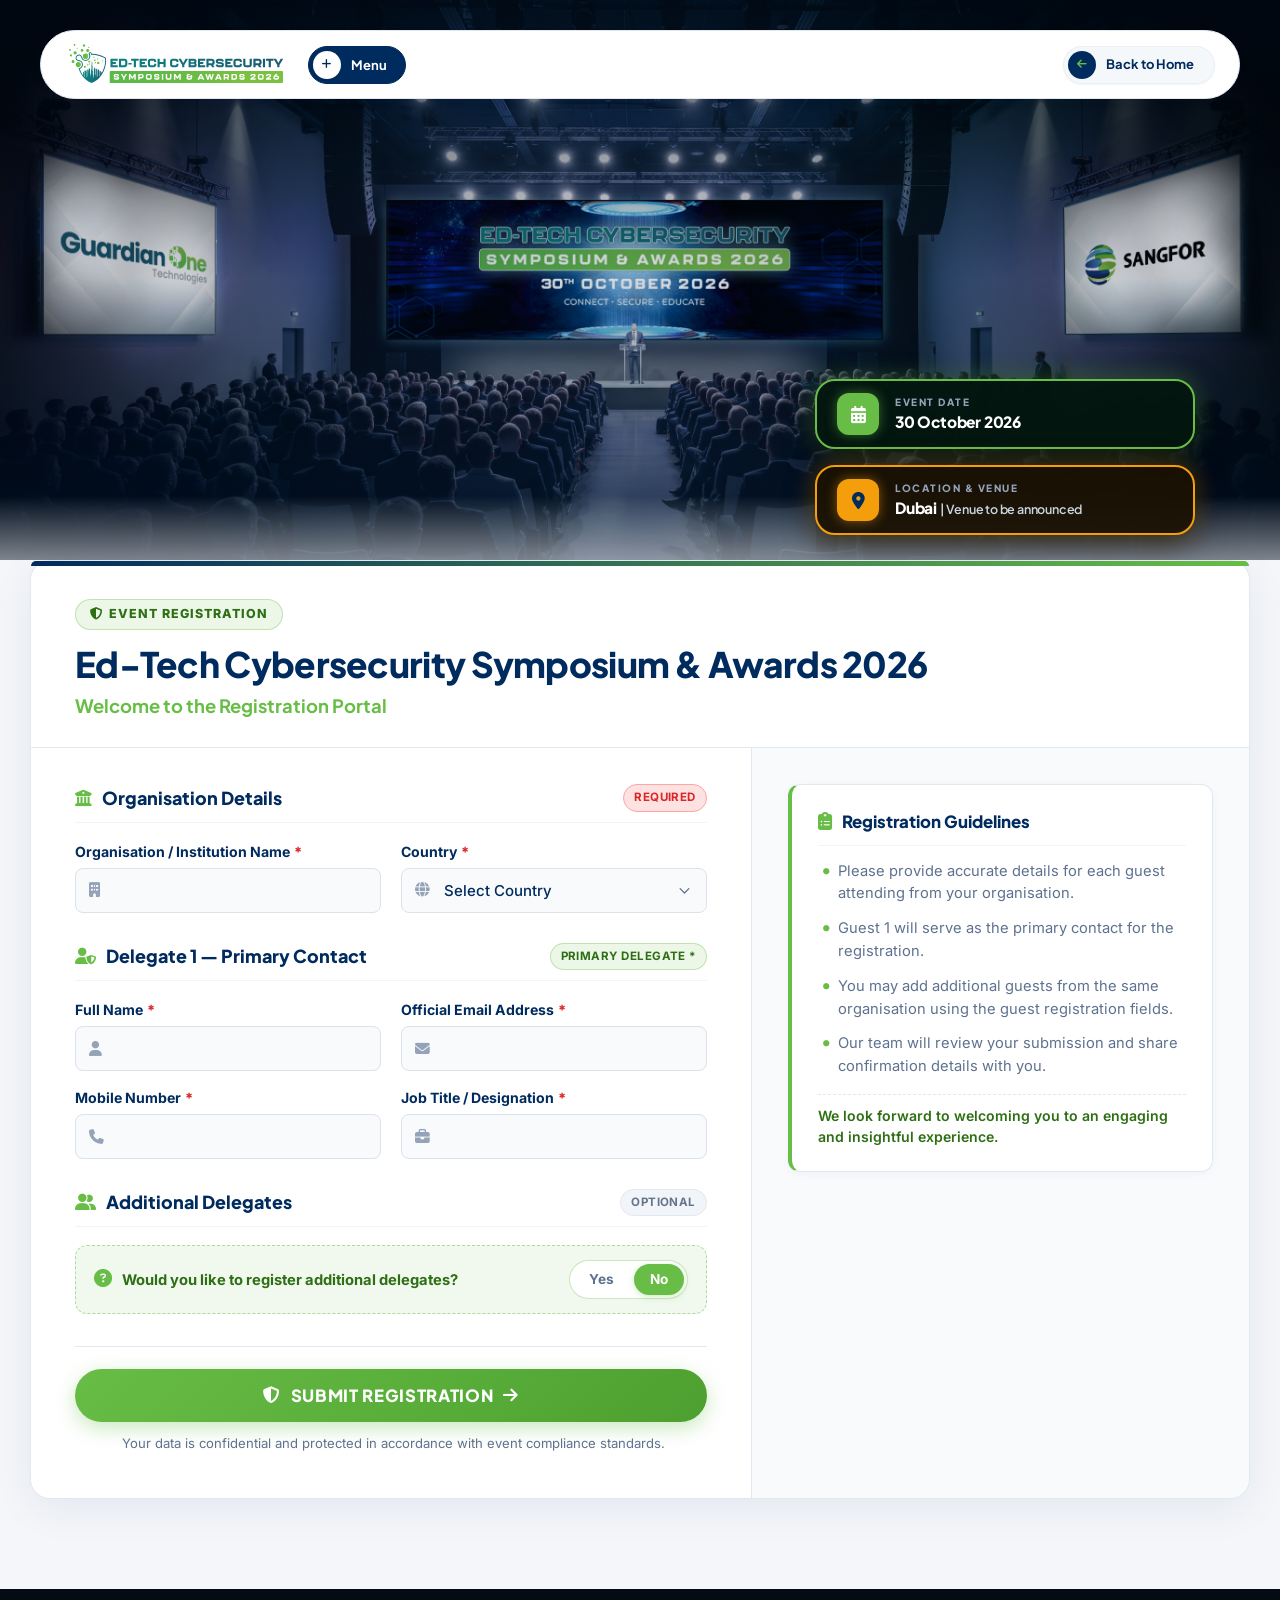
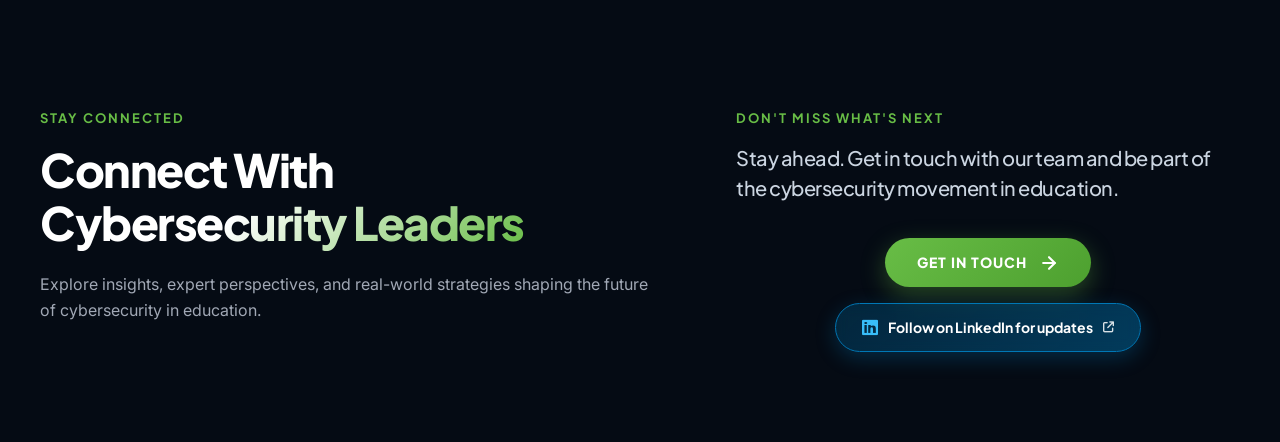
<file: register.html>
<!DOCTYPE html>
<html lang="en">
<head>
    <meta charset="UTF-8">
    <meta name="viewport" content="width=device-width, initial-scale=1.0">
    <meta name="description" content="Event Registration - Ed-Tech Cybersecurity Symposium & Awards 2026">
    <title>Event Registration | Ed-Tech Cybersecurity Symposium & Awards 2026</title>
    <!-- FontAwesome for Premium Tech Icons -->
    <link rel="stylesheet" href="https://cdnjs.cloudflare.com/ajax/libs/font-awesome/6.4.0/css/all.min.css">
    <!-- Google Fonts -->
    <link rel="preconnect" href="https://fonts.googleapis.com">
    <link rel="preconnect" href="https://fonts.gstatic.com" crossorigin>
    <link href="https://fonts.googleapis.com/css2?family=Inter:wght@300;400;500;600;700;800&family=Plus+Jakarta+Sans:wght@400;500;600;700;800&display=swap" rel="stylesheet">
    <!-- Main Style Sheet from Index -->
    <link rel="stylesheet" href="style.css">
    
    <style>
        /* Registration Page Specific Styles */
        html, body {
            overflow-x: clip !important;
            height: auto !important;
        }

        body {
            font-family: var(--font-body, "Montserrat", sans-serif);
            background-color: #f4f6f9;
            color: var(--color-text-main, #002b5e);
            min-height: 100vh;
        }

        /* 70% Viewport Height Clean Banner Section */
        .reg-hero-banner {
            position: relative;
            height: 70vh;
            min-height: 460px;
            max-height: 620px;
            width: 100%;
            overflow: hidden;
            display: flex;
            align-items: flex-end;
            padding: 0 40px 40px;
            box-sizing: border-box;
            background-color: #02050a;
        }

        .reg-hero-banner .hero-video-wrapper {
            position: absolute;
            top: 0;
            left: 0;
            width: 100%;
            height: 100%;
            z-index: 0;
        }

        .reg-hero-banner .hero-bg-img {
            width: 100%;
            height: 100%;
            object-fit: cover;
            object-position: center;
        }

        .hero-video-overlay-gradient {
            position: absolute;
            top: 0;
            left: 0;
            width: 100%;
            height: 100%;
            background: linear-gradient(
                180deg, 
                rgba(0, 18, 42, 0.4) 0%, 
                rgba(0, 18, 42, 0.15) 45%, 
                rgba(0, 18, 42, 0.6) 80%,
                #f4f6f9 100%
            );
            z-index: 1;
            pointer-events: none;
        }

        .reg-hero-banner-content {
            position: relative;
            z-index: 5;
            width: 100%;
            max-width: 1220px;
            margin: 0 auto;
            display: flex;
            justify-content: flex-end;
        }

        .reg-hero-banner .hero-glass-details-right {
            position: relative;
            display: flex;
            gap: 16px;
            flex-wrap: wrap;
        }

        /* Registration Main Body Container */
        .reg-body-wrapper {
            background-color: #f4f6f9;
            padding: 0 20px 90px;
            position: relative;
            z-index: 10;
            margin-top: -60px;
        }

        .reg-content-container {
            max-width: 1220px;
            margin: 0 auto;
        }

        /* The Unified Single Form Sheet */
        .unified-form-sheet {
            background: #ffffff;
            border: 1px solid var(--color-border);
            border-radius: var(--radius-lg);
            box-shadow: 0 10px 40px rgba(0, 43, 94, 0.07);
            position: relative;
        }

        .unified-form-sheet::before {
            content: "";
            position: absolute;
            top: 0;
            left: 0;
            width: 100%;
            height: 5px;
            background: linear-gradient(90deg, var(--color-primary) 0%, var(--color-secondary) 100%);
            border-top-left-radius: var(--radius-lg);
            border-top-right-radius: var(--radius-lg);
            z-index: 2;
        }

        /* Form Header Block (Clean & Focused) */
        .sheet-header-block {
            padding: 38px 44px 28px;
            border-bottom: 1px solid var(--color-border);
            background: #ffffff;
            border-top-left-radius: var(--radius-lg);
            border-top-right-radius: var(--radius-lg);
        }

        .sheet-badge {
            display: inline-flex;
            align-items: center;
            gap: 6px;
            background: rgba(104, 189, 70, 0.12);
            color: #2e6e14;
            border: 1px solid rgba(104, 189, 70, 0.35);
            font-size: 0.78rem;
            font-weight: 800;
            letter-spacing: 0.08em;
            text-transform: uppercase;
            padding: 5px 14px;
            border-radius: var(--radius-full);
            margin-bottom: 12px;
        }

        .sheet-title {
            font-family: var(--font-heading);
            font-size: clamp(1.6rem, 3.2vw, 2.2rem);
            font-weight: 800;
            color: var(--color-primary);
            line-height: 1.25;
            margin-bottom: 6px;
            letter-spacing: -0.02em;
        }

        .sheet-subtitle {
            font-family: var(--font-heading);
            font-size: 1.15rem;
            font-weight: 700;
            color: var(--color-secondary);
        }

        /* 2-Column Split: Form Left, Guidelines Right */
        .sheet-2col-layout {
            display: grid;
            grid-template-columns: 1.45fr 1fr;
            gap: 0;
            align-items: stretch;
        }

        /* Left Column: Form Content */
        .sheet-form-column {
            padding: 36px 44px 44px;
            border-right: 1px solid var(--color-border);
            border-bottom-left-radius: var(--radius-lg);
            background: #ffffff;
        }

        /* Right Column: Sticky Guidelines Sidebar */
        .sheet-sidebar-column {
            padding: 36px 36px 44px;
            background: #f8fafc;
            border-bottom-right-radius: var(--radius-lg);
            position: relative;
        }

        .sidebar-sticky-box {
            position: -webkit-sticky;
            position: sticky;
            top: 100px;
            display: flex;
            flex-direction: column;
            gap: 24px;
            z-index: 10;
        }

        /* Guidelines Card Styling */
        .guidelines-side-card {
            background: #ffffff;
            border: 1px solid var(--color-border);
            border-left: 4px solid var(--color-secondary);
            border-radius: var(--radius-md);
            padding: 24px 26px;
            box-shadow: 0 2px 10px rgba(0, 43, 94, 0.04);
        }

        .guidelines-side-title {
            display: flex;
            align-items: center;
            gap: 10px;
            font-family: var(--font-heading);
            font-size: 1.05rem;
            font-weight: 800;
            color: var(--color-primary);
            margin-bottom: 14px;
            padding-bottom: 10px;
            border-bottom: 1px solid #f1f5f9;
        }

        .guidelines-side-title i {
            color: var(--color-secondary);
            font-size: 1.15rem;
        }

        .guidelines-side-list {
            list-style: none;
            display: flex;
            flex-direction: column;
            gap: 12px;
            margin-bottom: 16px;
        }

        .guidelines-side-list li {
            position: relative;
            padding-left: 20px;
            color: var(--color-text-muted);
            font-size: 0.92rem;
            line-height: 1.55;
        }

        .guidelines-side-list li::before {
            content: "•";
            position: absolute;
            left: 4px;
            color: var(--color-secondary);
            font-weight: 800;
            font-size: 1.25rem;
            line-height: 1;
        }

        .guidelines-side-closing {
            font-size: 0.88rem;
            font-weight: 600;
            color: #2e6e14;
            padding-top: 10px;
            border-top: 1px dashed #e2e8f0;
            line-height: 1.5;
        }

        /* Event Info Meta Card on Sidebar */
        .event-side-info-card {
            background: #ffffff;
            border: 1px solid var(--color-border);
            border-radius: var(--radius-md);
            padding: 20px 24px;
            display: flex;
            flex-direction: column;
            gap: 14px;
        }

        .side-info-row {
            display: flex;
            align-items: center;
            gap: 12px;
        }

        .side-info-icon {
            width: 36px;
            height: 36px;
            border-radius: 50%;
            background: rgba(0, 43, 94, 0.06);
            color: var(--color-primary);
            display: flex;
            align-items: center;
            justify-content: center;
            font-size: 14px;
            flex-shrink: 0;
        }

        .side-info-text {
            display: flex;
            flex-direction: column;
        }

        .side-info-label {
            font-size: 0.74rem;
            font-weight: 700;
            text-transform: uppercase;
            letter-spacing: 0.05em;
            color: var(--color-text-muted);
        }

        .side-info-val {
            font-size: 0.92rem;
            font-weight: 700;
            color: var(--color-primary);
        }

        /* Form Inner Sections */
        .form-section-divider {
            margin-bottom: 30px;
        }

        .form-section-divider:last-of-type {
            margin-bottom: 20px;
        }

        .section-heading-row {
            display: flex;
            align-items: center;
            justify-content: space-between;
            margin-bottom: 18px;
            padding-bottom: 10px;
            border-bottom: 1.5px solid #f1f5f9;
        }

        .section-heading-title {
            display: flex;
            align-items: center;
            gap: 10px;
            font-family: var(--font-heading);
            font-size: 1.12rem;
            font-weight: 800;
            color: var(--color-primary);
        }

        .section-heading-title i {
            color: var(--color-secondary);
            font-size: 1.05rem;
        }

        /* Status Pills */
        .tag-pill {
            font-size: 0.72rem;
            font-weight: 700;
            letter-spacing: 0.04em;
            text-transform: uppercase;
            padding: 4px 10px;
            border-radius: var(--radius-full);
        }

        .tag-required {
            background: #fee2e2;
            color: #dc2626;
            border: 1px solid #fca5a5;
        }

        .tag-optional {
            background: #f1f5f9;
            color: #64748b;
            border: 1px solid #e2e8f0;
        }

        .tag-primary {
            background: rgba(104, 189, 70, 0.12);
            color: #2e6e14;
            border: 1px solid rgba(104, 189, 70, 0.35);
        }

        /* Form Grid & Inputs */
        .form-grid-2 {
            display: grid;
            grid-template-columns: repeat(2, 1fr);
            gap: 16px 20px;
        }

        .form-group {
            display: flex;
            flex-direction: column;
            gap: 6px;
        }

        .form-label {
            font-size: 0.88rem;
            font-weight: 700;
            color: var(--color-primary);
            display: flex;
            align-items: center;
            gap: 4px;
        }

        .form-label .req {
            color: #dc2626;
            font-weight: 800;
        }

        .input-wrapper {
            position: relative;
        }

        .input-wrapper i {
            position: absolute;
            left: 14px;
            top: 50%;
            transform: translateY(-50%);
            color: #94a3b8;
            font-size: 0.92rem;
            pointer-events: none;
            transition: color 0.2s ease;
        }

        .form-control {
            width: 100%;
            padding: 12px 16px 12px 42px;
            background: #f8fafc;
            border: 1.5px solid #dbe2ea;
            border-radius: var(--radius-sm);
            color: var(--color-primary);
            font-size: 0.94rem;
            font-family: var(--font-body);
            font-weight: 500;
            transition: all 0.2s ease;
            outline: none;
            box-sizing: border-box;
        }

        .form-control::placeholder {
            color: #a0aec0;
            font-weight: 400;
        }

        .form-control:focus {
            border-color: var(--color-secondary);
            background: #ffffff;
            box-shadow: 0 0 0 3px rgba(104, 189, 70, 0.18);
        }

        .form-control:focus + i {
            color: var(--color-secondary);
        }

        select.form-control {
            appearance: none;
            background-image: url("data:image/svg+xml,%3Csvg xmlns='http://www.w3.org/2000/svg' fill='none' viewBox='0 0 24 24' stroke='%235e7290'%3E%3Cpath stroke-linecap='round' stroke-linejoin='round' stroke-width='2' d='M19 9l-7 7-7-7'%3E%3C/path%3E%3C/svg%3E");
            background-repeat: no-repeat;
            background-position: right 14px center;
            background-size: 15px;
            cursor: pointer;
        }

        select.form-control option {
            background-color: #ffffff;
            color: var(--color-primary);
        }

        /* Email Duplicate Status Indicator & Banner */
        .email-status-spinner {
            position: absolute;
            right: 14px;
            top: 50%;
            transform: translateY(-50%);
            color: var(--color-secondary);
            font-size: 0.95rem;
            display: none;
        }
        .email-registered-banner {
            display: none;
            margin-top: 8px;
            padding: 10px 14px;
            background: #f0fdf4;
            border: 1px solid #86efac;
            border-radius: var(--radius-sm);
            color: #166534;
            font-size: 0.84rem;
            line-height: 1.45;
            animation: bannerSlideIn 0.3s ease;
        }
        .email-registered-banner.show {
            display: flex;
            align-items: flex-start;
            gap: 8px;
        }
        .email-registered-banner i {
            color: #16a34a;
            font-size: 1rem;
            margin-top: 2px;
            flex-shrink: 0;
        }
        .field-prefill-glow {
            animation: prefillPulseAnim 1.4s cubic-bezier(0.25, 0.8, 0.25, 1);
        }
        @keyframes prefillPulseAnim {
            0% { background-color: rgba(104, 189, 70, 0.28); border-color: var(--color-secondary); box-shadow: 0 0 0 4px rgba(104, 189, 70, 0.25); }
            60% { background-color: rgba(104, 189, 70, 0.12); border-color: var(--color-secondary); }
            100% { background-color: #f8fafc; border-color: #dbe2ea; box-shadow: none; }
        }
        @keyframes bannerSlideIn {
            from { opacity: 0; transform: translateY(-4px); }
            to { opacity: 1; transform: translateY(0); }
        }

        /* Additional Guests Sub-section */
        .guests-prompt-strip {
            background: #f1f8ee;
            border: 1px dashed rgba(104, 189, 70, 0.5);
            border-radius: var(--radius-md);
            padding: 14px 18px;
            margin-bottom: 18px;
            display: flex;
            align-items: center;
            justify-content: space-between;
            flex-wrap: wrap;
            gap: 12px;
        }

        .guests-prompt-left {
            display: flex;
            align-items: center;
            gap: 10px;
            color: #2e6e14;
            font-size: 0.92rem;
            font-weight: 700;
        }

        .guests-prompt-left i {
            font-size: 1.15rem;
            color: var(--color-secondary);
        }

        .guests-toggle-group {
            display: inline-flex;
            background: #ffffff;
            border: 1px solid rgba(104, 189, 70, 0.35);
            border-radius: var(--radius-full);
            padding: 3px;
            gap: 4px;
        }

        .toggle-option {
            cursor: pointer;
            position: relative;
        }

        .toggle-option input {
            position: absolute;
            opacity: 0;
            cursor: pointer;
        }

        .toggle-pill {
            display: block;
            padding: 5px 16px;
            font-size: 0.85rem;
            font-weight: 700;
            color: var(--color-text-muted);
            border-radius: var(--radius-full);
            transition: all 0.2s ease;
        }

        .toggle-option input:checked + .toggle-pill {
            background: var(--color-secondary);
            color: #ffffff;
            box-shadow: 0 2px 6px rgba(104, 189, 70, 0.3);
        }

        .guest-item-card {
            background: #f8fafc;
            border: 1px solid var(--color-border);
            border-radius: var(--radius-md);
            padding: 20px;
            margin-bottom: 16px;
            position: relative;
            transition: all 0.25s ease;
            animation: fadeIn 0.3s ease-out;
        }

        @keyframes fadeIn {
            from { opacity: 0; transform: translateY(6px); }
            to { opacity: 1; transform: translateY(0); }
        }

        .guest-card-top {
            display: flex;
            align-items: center;
            justify-content: space-between;
            margin-bottom: 14px;
            padding-bottom: 8px;
            border-bottom: 1px solid #e2e8f0;
        }

        .guest-card-title-group {
            display: flex;
            flex-direction: column;
            gap: 2px;
        }

        .guest-card-title {
            display: flex;
            align-items: center;
            gap: 8px;
            font-family: var(--font-heading);
            font-weight: 700;
            color: var(--color-primary);
            font-size: 0.98rem;
        }

        .guest-fields-sub {
            font-size: 0.76rem;
            font-weight: 500;
            color: var(--color-text-muted);
        }

        .guest-remove-btn {
            background: #fee2e2;
            border: 1px solid #fca5a5;
            color: #dc2626;
            font-size: 0.78rem;
            font-weight: 700;
            cursor: pointer;
            padding: 3px 8px;
            border-radius: var(--radius-sm);
            transition: all 0.2s ease;
            display: inline-flex;
            align-items: center;
            gap: 4px;
        }

        .guest-remove-btn:hover {
            background: #ef4444;
            color: #ffffff;
        }

        .add-guest-btn-wrap {
            display: flex;
            justify-content: center;
            margin-top: 10px;
        }

        .btn-add-guest {
            display: inline-flex;
            align-items: center;
            gap: 8px;
            background: rgba(104, 189, 70, 0.08);
            color: #2e6e14;
            border: 1.5px dashed var(--color-secondary);
            padding: 10px 24px;
            border-radius: var(--radius-full);
            font-family: var(--font-heading);
            font-size: 0.9rem;
            font-weight: 700;
            cursor: pointer;
            transition: all 0.25s ease;
        }

        .btn-add-guest:hover {
            background: var(--color-secondary);
            color: #ffffff;
            border-style: solid;
            transform: translateY(-2px);
            box-shadow: 0 4px 14px rgba(104, 189, 70, 0.3);
        }

        /* Submit Section */
        .sheet-submit-block {
            margin-top: 32px;
            padding-top: 22px;
            border-top: 1px solid var(--color-border);
            display: flex;
            flex-direction: column;
            align-items: center;
            gap: 12px;
        }

        .btn-submit-main {
            display: inline-flex;
            align-items: center;
            justify-content: center;
            gap: 10px;
            width: 100%;
            padding: 16px 32px;
            background: linear-gradient(135deg, #68BD46 0%, #4da02f 100%);
            color: #ffffff;
            font-family: var(--font-heading);
            font-size: 1.05rem;
            font-weight: 800;
            letter-spacing: 0.04em;
            text-transform: uppercase;
            border: none;
            border-radius: var(--radius-full);
            cursor: pointer;
            box-shadow: 0 6px 20px rgba(104, 189, 70, 0.35);
            transition: all 0.25s ease;
        }

        .btn-submit-main:hover {
            transform: translateY(-2px);
            box-shadow: 0 10px 25px rgba(104, 189, 70, 0.45);
            background: linear-gradient(135deg, #74cb51 0%, #56b036 100%);
        }

        .security-footer-note {
            display: flex;
            align-items: center;
            gap: 6px;
            font-size: 0.82rem;
            color: var(--color-text-muted);
            text-align: center;
        }

        .security-footer-note i {
            color: var(--color-secondary);
        }

        /* Responsive Breakpoints for 2-Column Split */
        @media (max-width: 991px) {
            .sheet-2col-layout {
                grid-template-columns: 1fr;
            }
            .sheet-form-column {
                border-right: none;
                border-bottom: 1px solid var(--color-border);
                padding: 28px 24px;
            }
            .sheet-sidebar-column {
                padding: 28px 24px;
            }
            .sidebar-sticky-box {
                position: static;
            }
        }

        @media (max-width: 768px) {
            .reg-body-wrapper {
                padding: 0 12px 60px;
                margin-top: -30px;
            }
            .sheet-header-block {
                padding: 26px 20px 20px;
            }
            .sheet-form-column,
            .sheet-sidebar-column {
                padding: 22px 18px;
            }
            .form-grid-2 {
                grid-template-columns: 1fr;
            }
        }

        /* Success Confirmation Screen */
        .success-overlay {
            display: none;
            background: #ffffff;
            border: 1px solid var(--color-border);
            border-radius: var(--radius-lg);
            padding: 48px 36px;
            text-align: center;
            box-shadow: 0 10px 40px rgba(0, 43, 94, 0.08);
            animation: fadeIn 0.35s ease-out;
        }

        .success-overlay.active {
            display: block;
        }

        .success-icon-badge {
            width: 76px;
            height: 76px;
            background: #f1f8ee;
            border: 2px solid var(--color-secondary);
            border-radius: 50%;
            display: flex;
            align-items: center;
            justify-content: center;
            font-size: 2rem;
            color: var(--color-secondary);
            margin: 0 auto 20px;
            box-shadow: 0 4px 16px rgba(104, 189, 70, 0.2);
        }

        .success-title {
            font-family: var(--font-heading);
            font-size: 1.9rem;
            font-weight: 800;
            color: var(--color-primary);
            margin-bottom: 10px;
        }

        .success-desc {
            color: var(--color-text-muted);
            font-size: 1rem;
            max-width: 580px;
            margin: 0 auto 26px;
            line-height: 1.6;
        }

        .success-summary-box {
            background: #f8fafc;
            border: 1px solid var(--color-border);
            border-radius: var(--radius-md);
            padding: 22px 26px;
            max-width: 540px;
            margin: 0 auto 28px;
            text-align: left;
        }

        .summary-row {
            display: flex;
            justify-content: space-between;
            padding: 9px 0;
            border-bottom: 1px solid var(--color-border);
            font-size: 0.92rem;
        }

        .summary-row:last-child {
            border-bottom: none;
        }

        .summary-row .label {
            color: var(--color-text-muted);
            font-weight: 500;
        }

        .summary-row .val {
            color: var(--color-primary);
            font-weight: 700;
        }

        .success-actions {
            display: flex;
            justify-content: center;
            gap: 14px;
            flex-wrap: wrap;
        }

        .btn-return-home {
            display: inline-flex;
            align-items: center;
            gap: 8px;
            padding: 13px 28px;
            background: var(--color-primary);
            color: #ffffff;
            font-family: var(--font-heading);
            font-weight: 700;
            font-size: 0.95rem;
            text-decoration: none;
            border-radius: var(--radius-full);
            transition: all 0.25s ease;
        }

        .btn-return-home:hover {
            background: #001f44;
            transform: translateY(-2px);
        }
    </style>
</head>
<body>

    <!-- 1. Header Navigation (Identical to Home Page) -->
    <header class="custom-header">
        <div class="header-inner">
            <!-- Left Header: Logo & Capsule Menu -->
            <div class="header-left">
                <a href="index.html" class="summit-logo">
                    <img src="images/Ed-Tech Cybersecurity Logo.svg" alt="Ed-Tech Cybersecurity" class="header-logo-img">
                </a>
                
                <!-- Pill-Shaped Active Capsule Menu -->
                <div class="menu-wrapper">
                    <button class="menu-pill-btn" id="menuToggle">
                        <span class="plus-circle"><i class="fas fa-plus"></i></span>
                        <span class="menu-text">Menu</span>
                    </button>
                    <!-- Submenu items inline -->
                    <div class="sub-menu-inline" id="subMenuDropdown">
                        <a href="index.html#scheduleSection" class="sub-menu-inline-item">Agenda</a>
                        <button type="button" class="sub-menu-inline-item gallery-popup-btn" id="galleryBtn">Gallery</button>
                    </div>
                </div>
            </div>

            <!-- Right Header: Minimalism Action Capsule -->
            <div class="header-right">
                <a href="index.html" class="cta-capsule">
                    <span class="cta-icon-circle"><i class="fas fa-arrow-left"></i></span>
                    <span class="cta-text">Back to Home</span>
                </a>
            </div>
        </div>
    </header>

    <!-- 2. Hero Banner (70% Viewport Height) -->
    <section class="reg-hero-banner" id="heroBanner">
        <div class="hero-video-wrapper">
            <img src="images/Option 8.jpg.jpeg" alt="Ed-Tech Cybersecurity Summit 2026" class="hero-bg-img">
            <div class="hero-video-overlay-gradient"></div>
        </div>

        <div class="reg-hero-banner-content">
            <!-- Event Details Right -->
            <div class="hero-glass-details-right">
                <div class="hero-glass-detail-item date-highlight-capsule">
                    <div class="detail-icon-wrap green-icon"><i class="fas fa-calendar-days"></i></div>
                    <div class="detail-text-wrap">
                        <span class="detail-label">EVENT DATE</span>
                        <span class="detail-val">30 October 2026</span>
                    </div>
                </div>
                <div class="hero-glass-detail-item location-highlight-capsule">
                    <div class="detail-icon-wrap gold-icon"><i class="fas fa-location-dot"></i></div>
                    <div class="detail-text-wrap">
                        <span class="detail-label">LOCATION &amp; VENUE</span>
                        <span class="detail-val">Dubai <span class="venue-sub">| Venue to be announced</span></span>
                    </div>
                </div>
            </div>
        </div>
    </section>

    <!-- 3. Unified Registration Form Container (2-Column Split: Form Left, Guidelines Right) -->
    <main class="reg-body-wrapper">
        <div class="reg-content-container">
            <div id="mainFormContainer">
                
                <div class="unified-form-sheet">
                    <!-- Form Header Section -->
                    <div class="sheet-header-block">
                        <div class="sheet-badge">
                            <i class="fas fa-shield-halved"></i>
                            <span>EVENT REGISTRATION</span>
                        </div>
                        <h1 class="sheet-title">Ed-Tech Cybersecurity Symposium &amp; Awards 2026</h1>
                        <div class="sheet-subtitle">Welcome to the Registration Portal</div>
                    </div>

                    <!-- 2-Column Grid Layout -->
                    <div class="sheet-2col-layout">
                        
                        <!-- Left Column: Form -->
                        <div class="sheet-form-column">
                            <form id="eventRegistrationForm" novalidate>
                                
                                <!-- Section 1: Organisation Details -->
                                <div class="form-section-divider">
                                    <div class="section-heading-row">
                                        <div class="section-heading-title">
                                            <i class="fas fa-building-columns"></i>
                                            <span>Organisation Details</span>
                                        </div>
                                        <span class="tag-pill tag-required">Required</span>
                                    </div>

                                    <div class="form-grid-2">
                                        <div class="form-group">
                                            <label class="form-label" for="orgName">
                                                Organisation / Institution Name <span class="req">*</span>
                                            </label>
                                            <div class="input-wrapper">
                                                <input type="text" id="orgName" name="orgName" class="form-control" required>
                                                <i class="fas fa-building"></i>
                                            </div>
                                        </div>

                                        <div class="form-group">
                                            <label class="form-label" for="orgCountry">
                                                Country <span class="req">*</span>
                                            </label>
                                            <div class="input-wrapper">
                                                <select id="orgCountry" name="orgCountry" class="form-control" required>
                                                    <option value="" disabled selected>Select Country</option>
                                                    <option value="United Arab Emirates">United Arab Emirates</option>
                                                    <option value="Saudi Arabia">Saudi Arabia</option>
                                                    <option value="Qatar">Qatar</option>
                                                    <option value="Oman">Oman</option>
                                                    <option value="Bahrain">Bahrain</option>
                                                    <option value="Kuwait">Kuwait</option>
                                                    <option value="United Kingdom">United Kingdom</option>
                                                    <option value="United States">United States</option>
                                                    <option value="India">India</option>
                                                    <option value="Singapore">Singapore</option>
                                                    <option value="Other">Other</option>
                                                </select>
                                                <i class="fas fa-globe"></i>
                                            </div>
                                        </div>
                                    </div>

                                    <!-- Dynamic Custom Country Field when "Other" is selected -->
                                    <div class="form-group" id="customCountryGroup" style="display: none; margin-top: 14px;">
                                        <label class="form-label" for="customCountry">Please Specify Country <span class="req">*</span></label>
                                        <div class="input-wrapper">
                                            <input type="text" id="customCountry" name="customCountry" class="form-control">
                                            <i class="fas fa-earth-americas"></i>
                                        </div>
                                    </div>
                                </div>

                                <!-- Section 2: Delegate 1 — Primary Contact -->
                                <div class="form-section-divider">
                                    <div class="section-heading-row">
                                        <div class="section-heading-title">
                                            <i class="fas fa-user-shield"></i>
                                            <span>Delegate 1 — Primary Contact</span>
                                        </div>
                                        <span class="tag-pill tag-primary">Primary Delegate *</span>
                                    </div>

                                    <div class="form-grid-2">
                                        <div class="form-group">
                                            <label class="form-label" for="guest1_name">
                                                Full Name <span class="req">*</span>
                                            </label>
                                            <div class="input-wrapper">
                                                <input type="text" id="guest1_name" name="guest1_name" class="form-control" required>
                                                <i class="fas fa-user"></i>
                                            </div>
                                        </div>

                                        <div class="form-group">
                                            <label class="form-label" for="guest1_email">
                                                Official Email Address <span class="req">*</span>
                                            </label>
                                            <div class="input-wrapper">
                                                <input type="email" id="guest1_email" name="guest1_email" class="form-control" required autocomplete="email">
                                                <i class="fas fa-envelope"></i>
                                                <span class="email-status-spinner" id="emailCheckSpinner"><i class="fas fa-circle-notch fa-spin"></i></span>
                                            </div>
                                            <div id="emailRegisteredBanner" class="email-registered-banner">
                                                <i class="fas fa-circle-check"></i>
                                                <div class="email-banner-content">
                                                    <strong>Email already registered:</strong> <span id="emailBannerRef"></span> Details have been automatically prefilled below.
                                                </div>
                                            </div>
                                        </div>

                                        <div class="form-group">
                                            <label class="form-label" for="guest1_phone">
                                                Mobile Number <span class="req">*</span>
                                            </label>
                                            <div class="input-wrapper">
                                                <input type="tel" id="guest1_phone" name="guest1_phone" class="form-control" required>
                                                <i class="fas fa-phone"></i>
                                            </div>
                                        </div>

                                        <div class="form-group">
                                            <label class="form-label" for="guest1_title">
                                                Job Title / Designation <span class="req">*</span>
                                            </label>
                                            <div class="input-wrapper">
                                                <input type="text" id="guest1_title" name="guest1_title" class="form-control" required>
                                                <i class="fas fa-briefcase"></i>
                                            </div>
                                        </div>
                                    </div>
                                </div>

                                <!-- Section 3: Additional Delegates -->
                                <div class="form-section-divider">
                                    <div class="section-heading-row">
                                        <div class="section-heading-title">
                                            <i class="fas fa-user-group"></i>
                                            <span>Additional Delegates</span>
                                        </div>
                                        <span class="tag-pill tag-optional">Optional</span>
                                    </div>

                                    <div class="guests-prompt-strip">
                                        <div class="guests-prompt-left">
                                            <i class="fas fa-circle-question"></i>
                                            <span>Would you like to register additional delegates?</span>
                                        </div>
                                        <div class="guests-toggle-group">
                                            <label class="toggle-option">
                                                <input type="radio" name="hasAdditionalGuests" id="addGuestsYes" value="yes">
                                                <span class="toggle-pill">Yes</span>
                                            </label>
                                            <label class="toggle-option">
                                                <input type="radio" name="hasAdditionalGuests" id="addGuestsNo" value="no" checked>
                                                <span class="toggle-pill">No</span>
                                            </label>
                                        </div>
                                    </div>

                                    <div id="additionalGuestsWrapper" style="display: none;">
                                        <div id="additionalGuestsContainer">
                                            <!-- Delegate 2 (Optional) -->
                                            <div class="guest-item-card" id="guestCard2">
                                                <div class="guest-card-top">
                                                    <div class="guest-card-title-group">
                                                        <div class="guest-card-title">
                                                            <i class="fas fa-user-plus" style="color: var(--color-secondary);"></i>
                                                            <span>Delegate 2</span>
                                                        </div>
                                                        <span class="guest-fields-sub">Full Name · Email · Mobile · Designation</span>
                                                    </div>
                                                    <span class="tag-pill tag-optional">Optional</span>
                                                </div>
                                                <div class="form-grid-2">
                                                    <div class="form-group">
                                                        <label class="form-label" for="guest2_name">Full Name</label>
                                                        <div class="input-wrapper">
                                                            <input type="text" id="guest2_name" name="guest2_name" class="form-control">
                                                            <i class="fas fa-user"></i>
                                                        </div>
                                                    </div>
                                                    <div class="form-group">
                                                        <label class="form-label" for="guest2_email">Official Email Address</label>
                                                        <div class="input-wrapper">
                                                            <input type="email" id="guest2_email" name="guest2_email" class="form-control" autocomplete="email">
                                                            <i class="fas fa-envelope"></i>
                                                            <span class="email-status-spinner"><i class="fas fa-circle-notch fa-spin"></i></span>
                                                        </div>
                                                        <div class="email-registered-banner">
                                                            <i class="fas fa-circle-check"></i>
                                                            <div class="email-banner-content">
                                                                <strong>Delegate already registered:</strong> <span class="email-banner-ref"></span> Details prefilled below.
                                                            </div>
                                                        </div>
                                                    </div>
                                                    <div class="form-group">
                                                        <label class="form-label" for="guest2_phone">Mobile Number</label>
                                                        <div class="input-wrapper">
                                                            <input type="tel" id="guest2_phone" name="guest2_phone" class="form-control">
                                                            <i class="fas fa-phone"></i>
                                                        </div>
                                                    </div>
                                                    <div class="form-group">
                                                        <label class="form-label" for="guest2_title">Job Title / Designation</label>
                                                        <div class="input-wrapper">
                                                            <input type="text" id="guest2_title" name="guest2_title" class="form-control">
                                                            <i class="fas fa-briefcase"></i>
                                                        </div>
                                                    </div>
                                                    <div class="form-group" style="grid-column: 1 / -1;">
                                                        <label class="form-label" for="guest2_org">Organisation / Institution <span style="font-size: 0.8rem; color: #94a3b8; font-weight: 400;">(leave blank if same as primary)</span></label>
                                                        <div class="input-wrapper">
                                                            <input type="text" id="guest2_org" name="guest2_org" class="form-control">
                                                            <i class="fas fa-building"></i>
                                                        </div>
                                                    </div>
                                                </div>
                                            </div>
                                        </div>

                                        <div class="add-guest-btn-wrap">
                                            <button type="button" class="btn-add-guest" id="addGuestBtn">
                                                <i class="fas fa-plus"></i>
                                                <span>+ Add Another Delegate</span>
                                            </button>
                                        </div>
                                    </div>
                                </div>

                                <!-- Submit Block -->
                                <div class="sheet-submit-block">
                                    <button type="submit" class="btn-submit-main" id="submitBtn">
                                        <i class="fas fa-shield-halved"></i>
                                        <span>Submit Registration</span>
                                        <i class="fas fa-arrow-right"></i>
                                    </button>
                                    <div class="security-footer-note">
                                        <i class="fas fa-shield-check"></i>
                                        <span>Your data is confidential and protected in accordance with event compliance standards.</span>
                                    </div>
                                </div>
                            </form>
                        </div>

                        <!-- Right Column: Guidelines Sidebar -->
                        <div class="sheet-sidebar-column">
                            <div class="sidebar-sticky-box">
                                <!-- Guidelines Card (Sticky) -->
                                <div class="guidelines-side-card">
                                    <div class="guidelines-side-title">
                                        <i class="fas fa-clipboard-list"></i>
                                        <span>Registration Guidelines</span>
                                    </div>
                                    <ul class="guidelines-side-list">
                                        <li>Please provide accurate details for each guest attending from your organisation.</li>
                                        <li>Guest 1 will serve as the primary contact for the registration.</li>
                                        <li>You may add additional guests from the same organisation using the guest registration fields.</li>
                                        <li>Our team will review your submission and share confirmation details with you.</li>
                                    </ul>
                                    <div class="guidelines-side-closing">
                                        We look forward to welcoming you to an engaging and insightful experience.
                                    </div>
                                </div>
                            </div>
                        </div>

                    </div>
                </div>
            </div>

            <!-- 4. Success State Screen -->
            <section class="success-overlay" id="successState">
                <div class="success-icon-badge">
                    <i class="fas fa-check"></i>
                </div>
                <h2 class="success-title">Registration Submitted!</h2>
                <p class="success-desc">
                    Thank you for registering. Our team will review your submission and share confirmation details with you soon.
                </p>

                <div class="success-summary-box">
                    <div class="summary-row">
                        <span class="label">Reference ID</span>
                        <span class="val" id="summaryRef">ETC-2026-8492</span>
                    </div>
                    <div class="summary-row">
                        <span class="label">Organisation</span>
                        <span class="val" id="summaryOrg">-</span>
                    </div>
                    <div class="summary-row">
                        <span class="label">Primary Contact</span>
                        <span class="val" id="summaryName">-</span>
                    </div>
                    <div class="summary-row">
                        <span class="label">Official Email</span>
                        <span class="val" id="summaryEmail">-</span>
                    </div>
                    <div class="summary-row">
                        <span class="label">Total Representatives</span>
                        <span class="val" id="summaryGuests">-</span>
                    </div>
                </div>

                <div class="success-actions">
                    <a href="index.html" class="btn-return-home">
                        <i class="fas fa-house"></i>
                        <span>Return to Summit Home</span>
                    </a>
                </div>
            </section>
        </div>
    </main>

    <!-- 4. Premium Dark Footer & Get in Touch Section with Waving Dotted Surface -->
    <section class="contact-footer-section" id="contactSection">
        <!-- 3D Waving Dotted Surface Canvas Background -->
        <canvas id="wavingDotCanvas" class="waving-dot-canvas"></canvas>
        
        <div class="contact-container">
            <div class="contact-grid">
                
                <!-- Left Column: Vision & Connections -->
                <div class="contact-left-col">
                    <span class="contact-tag">Stay Connected</span>
                    <h2 class="contact-title">Connect With<br><span>Cybersecurity Leaders</span></h2>
                    <p class="contact-desc">
                        Explore insights, expert perspectives, and real-world strategies shaping the future of cybersecurity in education.
                    </p>
                </div>
                
                <!-- Right Column: Direct Engagement & CTA -->
                <div class="contact-right-col">
                    <span class="contact-tag">Don't Miss What's Next</span>
                    <h3 class="contact-cta-title">Stay ahead. Get in touch with our team and be part of the cybersecurity movement in education.</h3>
                    
                    <div class="contact-actions-wrap">
                        <a href="https://wa.me/971522352059" target="_blank" class="premium-contact-btn">
                            <span>Get in Touch</span>
                            <svg class="contact-btn-arrow" width="20" height="20" viewBox="0 0 24 24" fill="none" stroke="currentColor" stroke-width="2.5" stroke-linecap="round" stroke-linejoin="round"><line x1="5" y1="12" x2="19" y2="12"></line><polyline points="12 5 19 12 12 19"></polyline></svg>
                        </a>
                        <a href="https://www.linkedin.com/company/guardianone/" target="_blank" class="linkedin-follow-btn">
                            <i class="fab fa-linkedin linkedin-icon"></i>
                            <span>Follow on LinkedIn for updates</span>
                            <i class="fas fa-arrow-up-right-from-square" style="font-size: 11px; opacity: 0.85;"></i>
                        </a>
                    </div>
                </div>
            </div>
        </div>
    </section>

    <!-- JavaScript Interactive Logic -->
    <script>
        document.addEventListener('DOMContentLoaded', () => {
            // 1. Menu Toggle (matching index.html behavior)
            const menuToggle = document.getElementById('menuToggle');
            const subMenuDropdown = document.getElementById('subMenuDropdown');
            
            if (menuToggle) {
                menuToggle.addEventListener('click', () => {
                    const plusIcon = menuToggle.querySelector('.plus-circle i');
                    if (plusIcon) {
                        plusIcon.style.transition = 'transform 0.4s ease';
                        if (plusIcon.style.transform === 'rotate(45deg)') {
                            plusIcon.style.transform = 'rotate(0deg)';
                            menuToggle.style.borderColor = 'var(--color-border)';
                            if (subMenuDropdown) subMenuDropdown.classList.remove('show');
                        } else {
                            plusIcon.style.transform = 'rotate(45deg)';
                            menuToggle.style.borderColor = 'var(--color-secondary)';
                            if (subMenuDropdown) subMenuDropdown.classList.add('show');
                        }
                    }
                });
            }

            // 2. Form & Guest Interaction Logic
            const form = document.getElementById('eventRegistrationForm');
            const mainFormContainer = document.getElementById('mainFormContainer');
            const successState = document.getElementById('successState');
            const addGuestBtn = document.getElementById('addGuestBtn');
            const guestsContainer = document.getElementById('additionalGuestsContainer');
            const guestsWrapper = document.getElementById('additionalGuestsWrapper');
            const addGuestsYes = document.getElementById('addGuestsYes');
            const addGuestsNo = document.getElementById('addGuestsNo');
            
            let guestCount = 3; // Starts with Guest 2 and Guest 3

            // Dynamic "Other" Custom Country Reveal
            const countrySelect = document.getElementById('orgCountry');
            const customCountryGroup = document.getElementById('customCountryGroup');
            const customCountryInput = document.getElementById('customCountry');

            if (countrySelect && customCountryGroup) {
                countrySelect.addEventListener('change', function () {
                    if (this.value === 'Other') {
                        customCountryGroup.style.display = 'block';
                        if (customCountryInput) customCountryInput.required = true;
                    } else {
                        customCountryGroup.style.display = 'none';
                        if (customCountryInput) {
                            customCountryInput.required = false;
                            customCountryInput.value = '';
                        }
                    }
                });
            }

            // Helper: Field pulse animation
            function triggerFieldPulse(el) {
                if (!el) return;
                el.classList.remove('field-prefill-glow');
                void el.offsetWidth; // force DOM reflow
                el.classList.add('field-prefill-glow');
            }

            // Seeded Demo Registration Records for instant offline testing
            const demoRegistrations = {
                'sarah.watson@gemseducation.com': {
                    ref_id: 'ETC-2026-1082',
                    org_name: 'GEMS World Academy',
                    country: 'United Arab Emirates',
                    name: 'Dr. Sarah Watson',
                    phone: '+971 50 123 4567',
                    title: 'Head of Digital Infrastructure'
                },
                'admin@school.ae': {
                    ref_id: 'ETC-2026-4489',
                    org_name: 'Dubai International Academy',
                    country: 'United Arab Emirates',
                    name: 'Ahmed Al Mansoori',
                    phone: '+971 55 987 6543',
                    title: 'Director of Educational Technology'
                },
                'omar.khalil@adek.gov.ae': {
                    ref_id: 'ETC-2026-7731',
                    org_name: 'Abu Dhabi Department of Education',
                    country: 'United Arab Emirates',
                    name: 'Omar Khalil',
                    phone: '+971 52 443 2190',
                    title: 'Senior Cyber Risk Consultant'
                },
                'tariq.zayed@khda.gov.ae': {
                    ref_id: 'ETC-2026-9214',
                    org_name: 'KHDA Dubai',
                    country: 'United Arab Emirates',
                    name: 'Tariq Zayed',
                    phone: '+971 56 312 8841',
                    title: 'Head of Cyber Governance'
                }
            };

            // Generic Email Verification & Auto-Prefill Controller (Primary & Delegates)
            function setupEmailAutoLookup(inputEl, contextType, containerEl) {
                if (!inputEl || !containerEl) return;

                const inputWrapper = inputEl.closest('.input-wrapper');
                const spinner = inputWrapper ? inputWrapper.querySelector('.email-status-spinner') : null;
                const banner = containerEl.querySelector('.email-registered-banner');
                const bannerRef = containerEl.querySelector('.email-banner-ref') || containerEl.querySelector('#emailBannerRef');

                let debounceTimer = null;
                let lastChecked = '';

                function performLookup() {
                    const emailVal = inputEl.value.trim().toLowerCase();
                    const emailRegex = /^[^\s@]+@[^\s@]+\.[^\s@]+$/;

                    if (!emailVal || !emailRegex.test(emailVal)) {
                        if (banner) banner.classList.remove('show');
                        if (spinner) spinner.style.display = 'none';
                        return;
                    }

                    if (emailVal === lastChecked) {
                        return;
                    }

                    if (spinner) spinner.style.display = 'block';

                    setTimeout(() => {
                        if (spinner) spinner.style.display = 'none';
                        lastChecked = emailVal;

                        let savedRecord = null;
                        try {
                            const localDb = JSON.parse(localStorage.getItem('summit_registrations') || '{}');
                            savedRecord = localDb[emailVal] || demoRegistrations[emailVal];
                        } catch (e) {
                            savedRecord = demoRegistrations[emailVal];
                        }

                        if (savedRecord) {
                            if (contextType === 'primary') {
                                const orgInput = document.getElementById('orgName');
                                const g1Name = document.getElementById('guest1_name');
                                const g1Phone = document.getElementById('guest1_phone');
                                const g1Title = document.getElementById('guest1_title');

                                if (savedRecord.org_name && orgInput) { orgInput.value = savedRecord.org_name; triggerFieldPulse(orgInput); }
                                if (savedRecord.name && g1Name) { g1Name.value = savedRecord.name; triggerFieldPulse(g1Name); }
                                if (savedRecord.phone && g1Phone) { g1Phone.value = savedRecord.phone; triggerFieldPulse(g1Phone); }
                                if (savedRecord.title && g1Title) { g1Title.value = savedRecord.title; triggerFieldPulse(g1Title); }

                                if (savedRecord.country && countrySelect) {
                                    let found = false;
                                    for (let i = 0; i < countrySelect.options.length; i++) {
                                        if (countrySelect.options[i].value.toLowerCase() === savedRecord.country.toLowerCase()) {
                                            countrySelect.selectedIndex = i;
                                            found = true;
                                            break;
                                        }
                                    }
                                    if (!found) {
                                        countrySelect.value = 'Other';
                                        if (customCountryGroup && customCountryInput) {
                                            customCountryGroup.style.display = 'block';
                                            customCountryInput.required = true;
                                            customCountryInput.value = savedRecord.country;
                                            triggerFieldPulse(customCountryInput);
                                        }
                                    } else if (customCountryGroup) {
                                        customCountryGroup.style.display = 'none';
                                    }
                                    triggerFieldPulse(countrySelect);
                                }
                            } else if (contextType === 'delegate') {
                                const nameField = containerEl.querySelector('input[name*="name"]');
                                const phoneField = containerEl.querySelector('input[name*="phone"]');
                                const titleField = containerEl.querySelector('input[name*="title"]');
                                const orgField = containerEl.querySelector('input[name*="org"]');

                                if (savedRecord.name && nameField) { nameField.value = savedRecord.name; triggerFieldPulse(nameField); }
                                if (savedRecord.phone && phoneField) { phoneField.value = savedRecord.phone; triggerFieldPulse(phoneField); }
                                if (savedRecord.title && titleField) { titleField.value = savedRecord.title; triggerFieldPulse(titleField); }
                                if (savedRecord.org_name && orgField && !orgField.value) { orgField.value = savedRecord.org_name; triggerFieldPulse(orgField); }
                            }

                            if (banner) {
                                if (bannerRef) bannerRef.textContent = savedRecord.ref_id ? `[Ref: ${savedRecord.ref_id}]` : '';
                                banner.classList.add('show');
                            }
                        } else {
                            if (banner) banner.classList.remove('show');
                        }
                    }, 300);
                }

                inputEl.addEventListener('input', () => {
                    clearTimeout(debounceTimer);
                    debounceTimer = setTimeout(performLookup, 400);
                });
                inputEl.addEventListener('blur', performLookup);
                inputEl.addEventListener('change', performLookup);
            }

            // Initialize Delegate 1
            const guest1EmailInput = document.getElementById('guest1_email');
            const primaryContainer = guest1EmailInput ? guest1EmailInput.closest('.form-section-divider') : null;
            if (guest1EmailInput && primaryContainer) {
                setupEmailAutoLookup(guest1EmailInput, 'primary', primaryContainer);
            }

            // Initialize Delegate 2
            const card2 = document.getElementById('guestCard2');
            if (card2) {
                const email2 = card2.querySelector('#guest2_email');
                if (email2) setupEmailAutoLookup(email2, 'delegate', card2);
            }

            // Toggle Additional Guests visibility
            if (addGuestsYes && addGuestsNo && guestsWrapper) {
                addGuestsYes.addEventListener('change', () => {
                    if (addGuestsYes.checked) {
                        guestsWrapper.style.display = 'block';
                    }
                });
                addGuestsNo.addEventListener('change', () => {
                    if (addGuestsNo.checked) {
                        guestsWrapper.style.display = 'none';
                    }
                });
            }

            // Dynamic Guest Addition
            addGuestBtn.addEventListener('click', () => {
                guestCount++;
                const newGuestId = guestCount;
                const guestCard = document.createElement('div');
                guestCard.className = 'guest-item-card';
                guestCard.id = `guestCard${newGuestId}`;
                
                guestCard.innerHTML = `
                    <div class="guest-card-top">
                        <div class="guest-card-title-group">
                            <div class="guest-card-title">
                                <i class="fas fa-user-plus" style="color: var(--color-secondary);"></i>
                                <span>Delegate ${newGuestId}</span>
                            </div>
                            <span class="guest-fields-sub">Full Name · Email · Mobile · Designation</span>
                        </div>
                        <div style="display: flex; align-items: center; gap: 8px;">
                            <span class="tag-pill tag-optional">Optional</span>
                            <button type="button" class="guest-remove-btn" onclick="removeGuestCard('guestCard${newGuestId}')">
                                <i class="fas fa-trash-can"></i> Remove
                            </button>
                        </div>
                    </div>
                    <div class="form-grid-2">
                        <div class="form-group">
                            <label class="form-label" for="guest${newGuestId}_name">Full Name</label>
                            <div class="input-wrapper">
                                <input type="text" id="guest${newGuestId}_name" name="guest${newGuestId}_name" class="form-control">
                                <i class="fas fa-user"></i>
                            </div>
                        </div>
                        <div class="form-group">
                            <label class="form-label" for="guest${newGuestId}_email">Official Email Address</label>
                            <div class="input-wrapper">
                                <input type="email" id="guest${newGuestId}_email" name="guest${newGuestId}_email" class="form-control" autocomplete="email">
                                <i class="fas fa-envelope"></i>
                                <span class="email-status-spinner"><i class="fas fa-circle-notch fa-spin"></i></span>
                            </div>
                            <div class="email-registered-banner">
                                <i class="fas fa-circle-check"></i>
                                <div class="email-banner-content">
                                    <strong>Delegate already registered:</strong> <span class="email-banner-ref"></span> Details prefilled below.
                                </div>
                            </div>
                        </div>
                        <div class="form-group">
                            <label class="form-label" for="guest${newGuestId}_phone">Mobile Number</label>
                            <div class="input-wrapper">
                                <input type="tel" id="guest${newGuestId}_phone" name="guest${newGuestId}_phone" class="form-control">
                                <i class="fas fa-phone"></i>
                            </div>
                        </div>
                        <div class="form-group">
                            <label class="form-label" for="guest${newGuestId}_title">Job Title / Designation</label>
                            <div class="input-wrapper">
                                <input type="text" id="guest${newGuestId}_title" name="guest${newGuestId}_title" class="form-control">
                                <i class="fas fa-briefcase"></i>
                            </div>
                        </div>
                        <div class="form-group" style="grid-column: 1 / -1;">
                            <label class="form-label" for="guest${newGuestId}_org">Organisation / Institution <span style="font-size: 0.8rem; color: #94a3b8; font-weight: 400;">(leave blank if same as primary)</span></label>
                            <div class="input-wrapper">
                                <input type="text" id="guest${newGuestId}_org" name="guest${newGuestId}_org" class="form-control">
                                <i class="fas fa-building"></i>
                            </div>
                        </div>
                    </div>
                `;
                guestsContainer.appendChild(guestCard);

                // Bind live email verification to new delegate card
                const newEmailInput = guestCard.querySelector(`#guest${newGuestId}_email`);
                if (newEmailInput) {
                    setupEmailAutoLookup(newEmailInput, 'delegate', guestCard);
                }
            });

            // Form Submit Handler
            form.addEventListener('submit', (e) => {
                e.preventDefault();
                
                if (!form.checkValidity()) {
                    form.reportValidity();
                    return;
                }

                const orgName = document.getElementById('orgName').value;
                const country = (countrySelect.value === 'Other' && customCountryInput && customCountryInput.value) ? customCountryInput.value : countrySelect.value;
                const guest1Name = document.getElementById('guest1_name').value;
                const guest1Email = document.getElementById('guest1_email').value;
                const guest1Phone = document.getElementById('guest1_phone').value;
                const guest1Title = document.getElementById('guest1_title').value;
                
                // Random Reference Code
                const refId = 'ETC-2026-' + Math.floor(1000 + Math.random() * 9000);

                // Save Primary Delegate & Every Individual Additional Delegate into Local Database
                try {
                    const localDb = JSON.parse(localStorage.getItem('summit_registrations') || '{}');
                    
                    // 1. Primary Entry
                    localDb[guest1Email.toLowerCase()] = {
                        ref_id: refId,
                        org_name: orgName,
                        country: country,
                        name: guest1Name,
                        phone: guest1Phone,
                        title: guest1Title
                    };

                    // 2. Additional Delegate Entries
                    if (addGuestsYes && addGuestsYes.checked) {
                        for (let i = 2; i <= guestCount; i++) {
                            const gName = document.getElementById(`guest${i}_name`);
                            const gEmail = document.getElementById(`guest${i}_email`);
                            const gPhone = document.getElementById(`guest${i}_phone`);
                            const gTitle = document.getElementById(`guest${i}_title`);
                            const gOrg = document.getElementById(`guest${i}_org`);

                            if (gEmail && gEmail.value.trim() !== '') {
                                localDb[gEmail.value.trim().toLowerCase()] = {
                                    ref_id: refId,
                                    org_name: (gOrg && gOrg.value.trim()) ? gOrg.value.trim() : orgName,
                                    country: country,
                                    name: gName ? gName.value.trim() : '',
                                    phone: gPhone ? gPhone.value.trim() : '',
                                    title: gTitle ? gTitle.value.trim() : ''
                                };
                            }
                        }
                    }

                    localStorage.setItem('summit_registrations', JSON.stringify(localDb));
                } catch (e) {
                    console.warn('LocalStorage save skipped');
                }

                // Count total valid delegates
                let totalGuests = 1;
                if (addGuestsYes && addGuestsYes.checked) {
                    for (let i = 2; i <= guestCount; i++) {
                        const gName = document.getElementById(`guest${i}_name`);
                        if (gName && gName.value.trim() !== '') {
                            totalGuests++;
                        }
                    }
                }

                // Populate Summary
                document.getElementById('summaryRef').textContent = refId;
                document.getElementById('summaryOrg').textContent = orgName;
                document.getElementById('summaryName').textContent = guest1Name;
                document.getElementById('summaryEmail').textContent = guest1Email;
                document.getElementById('summaryGuests').textContent = totalGuests + ' delegate' + (totalGuests > 1 ? 's' : '');

                // Switch Views
                mainFormContainer.style.display = 'none';
                successState.classList.add('active');
                window.scrollTo({ top: 0, behavior: 'smooth' });
            });

            // Gallery Coming Soon Modal Handler
            const galleryBtn = document.getElementById('galleryBtn');
            const galleryModal = document.getElementById('galleryModal');
            const galleryBackdrop = document.getElementById('galleryModalBackdrop');
            const galleryClose = document.getElementById('galleryModalClose');
            const galleryOk = document.getElementById('galleryModalOk');

            function openGalleryModal() {
                galleryModal && galleryModal.classList.add('active');
                galleryBackdrop && galleryBackdrop.classList.add('active');
                document.body.style.overflow = 'hidden';
            }
            function closeGalleryModal() {
                galleryModal && galleryModal.classList.remove('active');
                galleryBackdrop && galleryBackdrop.classList.remove('active');
                document.body.style.overflow = '';
            }

            galleryBtn && galleryBtn.addEventListener('click', openGalleryModal);
            galleryClose && galleryClose.addEventListener('click', closeGalleryModal);
            galleryOk && galleryOk.addEventListener('click', closeGalleryModal);
            galleryBackdrop && galleryBackdrop.addEventListener('click', closeGalleryModal);

            // 3D Waving Dotted Canvas Engine for Footer
            const dotCanvas = document.getElementById('wavingDotCanvas');
            const contactSection = document.getElementById('contactSection');
            if (dotCanvas && contactSection) {
                const ctx = dotCanvas.getContext('2d');
                let animationFrameId;
                let phase = 0;
                let isVisible = false;

                function resizeDotCanvas() {
                    const rect = dotCanvas.getBoundingClientRect();
                    const dpr = window.devicePixelRatio || 1;
                    dotCanvas.width = rect.width * dpr;
                    dotCanvas.height = rect.height * dpr;
                    ctx.scale(dpr, dpr);
                }
                window.addEventListener('resize', resizeDotCanvas);
                resizeDotCanvas();

                const rows = 28;
                const cols = 45;
                const spacingX = 42;
                const spacingZ = 36;
                const focalLength = 340;
                const rotX = 1.05;

                function drawWavingSurface() {
                    if (!isVisible) return;
                    const rect = dotCanvas.getBoundingClientRect();
                    const width = rect.width;
                    const height = rect.height;
                    const centerX = width / 2;
                    const centerY = height / 2 - 20;

                    ctx.clearRect(0, 0, width, height);
                    phase += 0.015;
                    const rotY = 0.06 * Math.sin(phase * 0.2);

                    for (let r = 0; r < rows; r++) {
                        for (let c = 0; c < cols; c++) {
                            const x3d = (c - cols / 2) * spacingX;
                            const z3d = (r - rows / 2) * spacingZ;
                            const y3d = Math.sin(c * 0.15 + phase) * Math.cos(r * 0.12 + phase) * 36;
                            const rotY1 = y3d * Math.cos(rotX) - z3d * Math.sin(rotX);
                            const rotZ1 = y3d * Math.sin(rotX) + z3d * Math.cos(rotX);
                            const rotX2 = x3d * Math.cos(rotY) - rotZ1 * Math.sin(rotY);
                            const rotZ2 = x3d * Math.sin(rotY) + rotZ1 * Math.cos(rotY);

                            const depth = rotZ2 + 380;
                            if (depth > 0) {
                                const scale = focalLength / depth;
                                const screenX = centerX + rotX2 * scale;
                                const screenY = centerY + rotY1 * scale + 140;

                                if (screenX >= 0 && screenX <= width && screenY >= 0 && screenY <= height) {
                                    const depthRatio = Math.max(0, Math.min(1, (depth - 150) / 700));
                                    const alpha = (1 - depthRatio) * 0.65;
                                    const size = (1 - depthRatio) * 2.0;

                                    if (alpha > 0.02) {
                                        ctx.fillStyle = `rgba(255, 255, 255, ${alpha})`;
                                        ctx.beginPath();
                                        ctx.arc(screenX, screenY, size, 0, Math.PI * 2);
                                        ctx.fill();
                                    }
                                }
                            }
                        }
                    }
                    animationFrameId = requestAnimationFrame(drawWavingSurface);
                }

                const dotObserver = new IntersectionObserver((entries) => {
                    entries.forEach(entry => {
                        isVisible = entry.isIntersecting;
                        if (isVisible) {
                            cancelAnimationFrame(animationFrameId);
                            drawWavingSurface();
                        } else {
                            cancelAnimationFrame(animationFrameId);
                        }
                    });
                }, { threshold: 0.05 });

                dotObserver.observe(contactSection);
            }
        });

        // Global Helper for dynamically added guest cards
        function removeGuestCard(cardId) {
            const card = document.getElementById(cardId);
            if (card) {
                card.style.opacity = '0';
                card.style.transform = 'translateY(-8px)';
                setTimeout(() => card.remove(), 250);
            }
        }
    </script>

    <!-- Gallery Coming Soon Modal -->
    <div class="gallery-modal-backdrop" id="galleryModalBackdrop"></div>
    <div class="gallery-coming-soon-modal" id="galleryModal" role="dialog" aria-modal="true" aria-labelledby="galleryModalTitle">
        <button class="gallery-modal-close" id="galleryModalClose" aria-label="Close">&times;</button>
        <div class="gallery-modal-icon">
            <i class="fas fa-images"></i>
        </div>
        <span class="gallery-modal-tag">COMING SOON</span>
        <h3 class="gallery-modal-title" id="galleryModalTitle">Event Gallery</h3>
        <p class="gallery-modal-text">
            Photos, session recordings, and event highlights from the <strong>Ed-Tech Cybersecurity Symposium &amp; Awards 2026</strong> will be published here after the event.
        </p>
        <button type="button" class="gallery-modal-btn" id="galleryModalOk">Got it</button>
    </div>
</body>
</html>
</file>
<file: style.css>
/* 
   EduCyberSecurity Summit 2026 - Modern CSS Design System
   Primary Color: #002b5e (Deep Navy Blue)
   Secondary Color: #68BD46 (Vibrant Green)
*/

@import url('https://fonts.googleapis.com/css2?family=Inter:wght@300;400;500;600;700&family=Plus+Jakarta+Sans:wght@300;400;500;600;700;800&display=swap');

:root {
    /* Color Palette */
    --color-primary: #002b5e;
    --color-primary-rgb: 0, 43, 94;
    --color-secondary: #68BD46;
    --color-secondary-rgb: 104, 189, 70;
    
    /* Bright Theme Neutrals */
    --color-bg-primary: #ffffff;
    --color-bg-secondary: #f8fafc;
    --color-bg-tertiary: #f1f5f9;
    --color-text-main: #002b5e;
    --color-text-muted: #5e7290;
    --color-text-light: #94a3b8;
    --color-border: #e2e8f0;
    
    /* Layout & Styling Tokens */
    --font-heading: 'Plus Jakarta Sans', sans-serif;
    --font-body: 'Inter', sans-serif;
    --radius-sm: 8px;
    --radius-md: 12px;
    --radius-lg: 20px;
    --radius-full: 9999px;
    
    /* Shadows */
    --shadow-sm: 0 1px 2px 0 rgba(0, 0, 0, 0.05);
    --shadow-md: 0 4px 10px rgba(0, 43, 94, 0.04);
    --shadow-lg: 0 10px 25px rgba(0, 43, 94, 0.06);
    --shadow-glow: 0 0 25px rgba(104, 189, 70, 0.3);
    
    /* Transitions */
    --transition-fast: 0.2s ease;
    --transition-normal: 0.3s cubic-bezier(0.25, 0.8, 0.25, 1);
    --transition-slow: 0.6s cubic-bezier(0.25, 0.8, 0.25, 1);
}

/* ==========================================================================
   0. Lenis Smooth Scroll Engine Support Styles
   ========================================================================== */
html.lenis {
    height: auto;
}

.lenis.lenis-smooth {
    scroll-behavior: auto !important;
}

.lenis.lenis-smooth [data-lenis-prevent] {
    overflow: clip;
}

.lenis.lenis-stopped {
    overflow: hidden;
}

.lenis.lenis-scrolling iframe {
    pointer-events: none;
}

/* 1. Base Reset & Typography */
*, *::before, *::after {
    box-sizing: border-box;
    margin: 0;
    padding: 0;
}

html {
    scroll-behavior: smooth;
    -webkit-font-smoothing: antialiased;
    -moz-osx-font-smoothing: grayscale;
}

body {
    font-family: var(--font-body);
    background-color: var(--color-bg-primary);
    color: var(--color-text-main);
    line-height: 1.5;
    overflow-x: hidden;
    height: 100vh;
}

a, button, .cta-capsule, input[type="submit"], input[type="button"], select, .action-card {
    cursor: pointer;
}

a {
    color: inherit;
    text-decoration: none;
    transition: var(--transition-fast);
}

img {
    max-width: 100%;
    height: auto;
    display: block;
}

/* 2. Premium Capsule Navigation (Header) */
.custom-header {
    position: fixed;
    top: 0;
    left: 0;
    width: 100%;
    z-index: 1000;
    padding: 30px 40px;
    display: flex;
    justify-content: center;
    box-sizing: border-box;
}

.header-inner {
    background-color: #ffffff;
    backdrop-filter: blur(20px) saturate(180%);
    -webkit-backdrop-filter: blur(20px) saturate(180%);
    border: 1px solid #e2e8f0;
    border-radius: var(--radius-full);
    padding: 10px 24px;
    display: flex;
    justify-content: space-between;
    align-items: center;
    width: 100%;
    max-width: 1400px;
    box-shadow: var(--shadow-md);
    transition: var(--transition-normal);
}

.header-left {
    display: flex;
    align-items: center;
    gap: 20px;
}

.summit-logo {
    display: flex;
    align-items: center;
    text-decoration: none;
}

/* Logo image sizing */
.header-logo-img {
    height: 47px;
    width: auto;
    max-width: 240px;
    object-fit: contain;
    display: block;
}

/* Pill-Shaped Active Menu Button */
.menu-capsule {
    display: flex;
    align-items: center;
}

.menu-pill-btn {
    background-color: var(--color-primary);
    color: #ffffff;
    border: 1px solid var(--color-primary);
    border-radius: var(--radius-full);
    display: flex;
    align-items: center;
    padding: 4px 18px 4px 4px;
    gap: 10px;
    font-family: var(--font-heading);
    font-size: 13px;
    font-weight: 700;
    cursor: pointer;
    transition: var(--transition-normal);
}

.menu-pill-btn:hover {
    background-color: var(--color-secondary);
    border-color: var(--color-secondary);
    color: var(--color-primary);
    box-shadow: var(--shadow-glow);
}

.plus-circle {
    background-color: #ffffff;
    color: var(--color-primary);
    width: 28px;
    height: 28px;
    border-radius: 50%;
    display: flex;
    align-items: center;
    justify-content: center;
    font-size: 11px;
    transition: var(--transition-normal);
}

.menu-pill-btn:hover .plus-circle {
    background-color: var(--color-primary);
    color: #ffffff;
}

/* Meta Data Detail Capsules */
.info-capsules-group {
    display: flex;
    gap: 8px;
}

.info-capsule {
    background-color: rgba(241, 245, 249, 0.7);
    border: 1px solid rgba(226, 232, 240, 0.6);
    color: var(--color-primary);
    border-radius: var(--radius-full);
    padding: 8px 18px;
    font-size: 12px;
    font-weight: 600;
    font-family: var(--font-heading);
}

/* Right Header CTA Capsule */
.header-right {
    display: flex;
    align-items: center;
}

.cta-capsule {
    background-color: rgba(241, 245, 249, 0.7);
    border: 1px solid rgba(226, 232, 240, 0.6);
    border-radius: var(--radius-full);
    display: flex;
    align-items: center;
    padding: 4px 20px 4px 4px;
    gap: 10px;
    font-family: var(--font-heading);
    font-size: 13px;
    font-weight: 700;
    color: var(--color-primary);
    box-shadow: var(--shadow-sm);
    transition: var(--transition-normal);
    cursor: pointer;
    text-decoration: none;
}

.cta-capsule:hover {
    background-color: var(--color-primary);
    color: #ffffff;
    border-color: var(--color-primary);
}

.cta-icon-circle {
    background-color: var(--color-primary);
    color: var(--color-secondary);
    width: 28px;
    height: 28px;
    border-radius: 50%;
    display: flex;
    align-items: center;
    justify-content: center;
    font-size: 11px;
    transition: var(--transition-normal);
}

.cta-capsule:hover .cta-icon-circle {
    background-color: #ffffff;
    color: var(--color-primary);
}

@media (max-width: 991px) {
    .custom-header {
        padding: 15px;
    }
    .info-capsules-group {
        display: none; /* Hide for cleaner mobile viewing */
    }
}

/* 3. Re-imagined Interactive Hero Section */
.hero-scroll-container {
    position: relative;
    height: 110vh; /* Just enough for a brief sticky pin before scrolling past */
    background-color: #000000;
}

.summit-hero {
    position: sticky;
    top: 0;
    height: 100vh;
    width: 100%;
    display: flex;
    flex-direction: column;
    justify-content: center;
    align-items: center;
    overflow: hidden;
    background-color: transparent;
    padding: 0 40px;
    box-sizing: border-box;
}

/* Hero Video Background */
.hero-video-wrapper {
    position: absolute;
    top: 0;
    left: 0;
    width: 100%;
    height: 100%;
    z-index: 0; /* Behind everything */
    overflow: hidden;
    background-color: #02050a; /* Dark auditorium match */
}

.hero-bg-video,
.hero-bg-img {
    width: 100%;
    height: 100%;
    object-fit: cover;
    object-position: center;
    position: absolute;
    top: 0;
    left: 0;
    opacity: 1; /* Fully clear image/video */
}

.hero-video-overlay {
    position: absolute;
    top: 0;
    left: 0;
    width: 100%;
    height: 100%;
    background: transparent; /* No overlay */
    z-index: 2;
    pointer-events: none;
}

/* Floating Glassmorphic Box in Hero (Bottom Left Position) */
.hero-glass-box {
    position: absolute;
    bottom: 45px;
    left: 45px;
    transform: none;
    width: calc(100% - 90px);
    max-width: 384px;
    background: rgba(0, 18, 42, 0.55);
    backdrop-filter: blur(20px);
    -webkit-backdrop-filter: blur(20px);
    border: 1px solid rgba(255, 255, 255, 0.18);
    box-shadow: 
        0 20px 50px rgba(0, 0, 0, 0.5),
        inset 0 1px 0 rgba(255, 255, 255, 0.25);
    border-radius: 24px;
    padding: 20px 24px;
    text-align: left;
    z-index: 5;
    box-sizing: border-box;
    transition: all 0.4s cubic-bezier(0.16, 1, 0.3, 1);
}

.hero-glass-box:hover {
    border-color: rgba(90, 185, 71, 0.6);
    box-shadow: 
        0 25px 60px rgba(0, 0, 0, 0.6),
        0 0 35px rgba(90, 185, 71, 0.2);
    transform: translateY(-4px);
}

.hero-glass-badge {
    display: inline-flex;
    align-items: center;
    gap: 8px;
    background: rgba(90, 185, 71, 0.15);
    border: 1px solid rgba(90, 185, 71, 0.3);
    color: #5ab947;
    font-family: var(--font-heading);
    font-size: 10px;
    font-weight: 800;
    letter-spacing: 2px;
    text-transform: uppercase;
    padding: 4px 14px;
    border-radius: 20px;
    margin-bottom: 14px;
}

.glass-glow-dot {
    width: 6px;
    height: 6px;
    background-color: #5ab947;
    border-radius: 50%;
    box-shadow: 0 0 8px #5ab947;
    animation: pulseGlow 2s infinite;
}

.hero-glass-title {
    font-family: var(--font-heading);
    font-size: 21px;
    font-weight: 800;
    color: #ffffff;
    letter-spacing: -0.5px;
    line-height: 1.35;
    margin: 0;
    text-shadow: 0 2px 10px rgba(0, 0, 0, 0.6);
}

.hero-glass-title span {
    color: #5ab947;
}

.hero-glass-details-right {
    display: flex;
    flex-direction: column;
    gap: 12px;
    position: absolute;
    bottom: 45px;
    right: 45px;
    width: 380px;
    max-width: calc(100% - 90px);
    z-index: 10;
}

.hero-glass-detail-item {
    display: flex;
    align-items: center;
    gap: 16px;
    background: rgba(4, 16, 32, 0.75);
    backdrop-filter: blur(16px);
    -webkit-backdrop-filter: blur(16px);
    border: 1.5px solid rgba(255, 255, 255, 0.15);
    padding: 12px 20px;
    border-radius: 20px;
    cursor: pointer;
    box-shadow: 0 10px 30px rgba(0, 0, 0, 0.4);
    transition: all 0.3s ease;
}

.hero-glass-detail-item:hover {
    transform: translateY(-3px) scale(1.02);
}

.date-highlight-capsule {
    border: 2px solid #68BD46 !important;
    background: rgba(3, 22, 14, 0.92) !important;
    box-shadow: 0 10px 30px rgba(0, 0, 0, 0.6), 0 0 25px rgba(104, 189, 70, 0.4) !important;
}

.location-highlight-capsule {
    border: 2px solid #f59e0b !important;
    background: rgba(28, 18, 3, 0.92) !important;
    box-shadow: 0 10px 30px rgba(0, 0, 0, 0.6), 0 0 25px rgba(245, 158, 11, 0.4) !important;
}

.detail-icon-wrap {
    width: 42px;
    height: 42px;
    border-radius: 12px;
    display: flex;
    align-items: center;
    justify-content: center;
    font-size: 17px;
    flex-shrink: 0;
}

.detail-icon-wrap.green-icon {
    background: #68BD46;
    color: #ffffff;
    box-shadow: 0 0 12px rgba(104, 189, 70, 0.5);
}

.detail-icon-wrap.gold-icon {
    background: #f59e0b;
    color: #002b5e;
    box-shadow: 0 0 12px rgba(245, 158, 11, 0.5);
}

.detail-text-wrap {
    display: flex;
    flex-direction: column;
    text-align: left;
}

.detail-label {
    font-family: var(--font-heading);
    font-size: 10px;
    font-weight: 800;
    letter-spacing: 1.5px;
    color: #94a3b8;
    text-transform: uppercase;
}

.detail-val {
    font-family: var(--font-heading);
    font-size: 15.5px;
    font-weight: 800;
    color: #ffffff;
    letter-spacing: -0.2px;
}

.detail-val .venue-sub {
    font-size: 12.5px;
    font-weight: 600;
    color: #cbd5e1;
}

@media (max-width: 991px) {
    .hero-glass-box {
        bottom: 175px;
        max-width: 100%;
        left: 20px;
        width: calc(100% - 40px);
        padding: 18px 20px;
    }
    .hero-glass-title {
        font-size: 17px;
    }
    .hero-glass-details-right {
        bottom: 20px;
        left: 20px;
        right: 20px;
        width: calc(100% - 40px);
        max-width: calc(100% - 40px);
        gap: 8px;
    }
    .hero-glass-detail-item {
        padding: 10px 14px;
    }
}

/* Staggered Smooth Page-Load Transitions */
@keyframes fadeInUp {
    0% {
        opacity: 0;
        transform: translateY(60px);
    }
    100% {
        opacity: 1;
        transform: translateY(0);
    }
}

@keyframes slideInLeft {
    0% {
        opacity: 0;
        transform: translateX(-160px) translateY(-50%);
    }
    100% {
        opacity: 1;
        transform: translateX(0) translateY(-50%);
    }
}

@keyframes slideInRight {
    0% {
        opacity: 0;
        transform: translateX(160px) translateY(-50%);
    }
    100% {
        opacity: 1;
        transform: translateX(0) translateY(-50%);
    }
}

/* Central Typography Layer */
.hero-center-content {
    position: relative;
    z-index: 2; /* Sandwiched perfectly between backdrops and floating hands */
    text-align: center;
    max-width: 1100px;
    user-select: none;
    animation: fadeInUp 1.8s cubic-bezier(0.16, 1, 0.3, 1) both;
    overflow: visible !important;
}

/* Mirror Text Containers for Hero */
.mirror-text-container {
    position: relative;
    display: flex;
    flex-direction: column;
    align-items: center;
    width: 100%;
}

.mirror-reflection {
    position: absolute;
    top: 92%; /* Sit beautifully directly underneath the main text */
    left: 0;
    right: 0;
    transform: scaleY(-0.6) skewX(1deg); /* Vertically flipped, scaled down and skewed */
    opacity: 0.12; /* Elegant transparent reflection */
    pointer-events: none;
    user-select: none;
    filter: blur(1.5px); /* Soft organic digital blur */
    margin: 0 !important;
    padding: 0 !important;
    mask-image: linear-gradient(to top, transparent 15%, rgba(0, 0, 0, 0.8) 100%);
    -webkit-mask-image: linear-gradient(to top, transparent 15%, rgba(0, 0, 0, 0.8) 100%);
    z-index: 1;
}

.hero-title-main {
    font-family: var(--font-heading);
    font-size: 92px;
    font-weight: 800;
    color: var(--color-primary);
    letter-spacing: -3px;
    line-height: 0.95;
    margin: 0;
    text-shadow: 0 10px 40px rgba(0, 43, 94, 0.03);
}

.hero-title-sub {
    font-family: var(--font-heading);
    font-size: 14px;
    font-weight: 600;
    color: #000000;
    padding: 8px 24px;
    border-radius: 50px; /* Pill shape */
    letter-spacing: 1px;
    line-height: 1.1;
    margin-bottom: 24px; /* Space above main title */
    display: inline-block;
    text-transform: uppercase;
    
    /* Invisible by default */
    background: transparent;
    border: 1px solid transparent;
    box-shadow: none;
    backdrop-filter: blur(0px);
    transition: background 0.8s ease, border 0.8s ease, box-shadow 0.8s ease, backdrop-filter 0.8s ease;
}

/* Active state for the pill when text is present */
.hero-title-sub.pill-active {
    background: rgba(255, 255, 255, 0.85);
    border: 1px solid rgba(0, 0, 0, 0.1);
    box-shadow: 0 4px 15px rgba(0, 0, 0, 0.05);
    backdrop-filter: blur(8px);
}

/* Particle-like dissolve fade out animation */
.fade-out-particles {
    opacity: 0 !important;
    filter: blur(12px);
    transform: scale(1.05) translateY(-20px);
    transition: opacity 1.8s ease-out, filter 1.8s ease-out, transform 1.8s ease-out;
}

/* Responsive adjustments for headers and hands positioning */
@media (max-width: 1200px) {
    .hero-title-main { font-size: 72px; letter-spacing: -2px; }
    .hero-title-sub { font-size: 48px; letter-spacing: -1.5px; }
    .hand-wrapper { width: 48vw; } /* Retain screen-relative width for touch */
}

@media (max-width: 991px) {
    .hero-title-main { font-size: 58px; }
    .hero-title-sub { font-size: 38px; }
    .hand-wrapper {
        width: 48vw; /* Retain screen-relative width for touch */
        opacity: 0.85; /* Soft blend on smaller viewports */
    }
}

@media (max-width: 768px) {
    .summit-hero {
        padding: 0 20px;
    }
    .hero-title-main { font-size: 44px; letter-spacing: -1px; }
    .hero-title-sub { font-size: 28px; letter-spacing: -1px; }
    .hand-wrapper {
        position: relative;
        width: 96px; /* 20% smaller (from 1200px/120px) */
        top: auto;
        transform: none !important;
        margin: 20px auto;
        opacity: 0.9;
    }
    .summit-hero {
        flex-direction: column;
        justify-content: center;
    }
    .left-hand-wrap { order: 1; left: auto; }
    .hero-center-content { order: 2; margin: 30px 0; }
    .right-hand-wrap { order: 3; right: auto; }
    .robot-hand { transform: scaleX(1); }
}

/* Hero Footer Fade-In Keyframe */
@keyframes footerFadeIn {
    0% {
        opacity: 0;
        transform: translateY(30px);
    }
    100% {
        opacity: 1;
        transform: translateY(0);
    }
}

/* 4. Bottom Hero Footer Layout (Exact Match of Reference) */
.hero-footer {
    position: absolute;
    bottom: 40px;
    left: 0;
    width: 100%;
    padding: 0 60px;
    box-sizing: border-box;
    z-index: 4;
    animation: footerFadeIn 1.8s cubic-bezier(0.16, 1, 0.3, 1) 0.6s both;
}

.hero-footer-inner {
    display: flex;
    align-items: center;
    justify-content: space-between;
    max-width: 1400px;
    margin: 0 auto;
    width: 100%;
}

.hero-footer-left {
    display: flex;
    flex-direction: column;
    gap: 5px;
    max-width: 340px;
}

.footer-small-label {
    font-family: var(--font-heading);
    font-size: 11px;
    font-weight: 700;
    text-transform: uppercase;
    letter-spacing: 1.5px;
    color: var(--color-text-light);
}

.footer-vision-text {
    font-size: 15px;
    line-height: 1.4;
    color: var(--color-primary);
    font-weight: 600;
    margin: 0;
}

.hero-footer-divider {
    border-left: 1px solid var(--color-border);
    height: 50px;
    margin: 0 40px;
}

.hero-footer-right {
    display: flex;
    gap: 10px;
    align-items: center;
    flex-wrap: wrap;
}

.outline-pill {
    border: 1px solid var(--color-border);
    border-radius: var(--radius-full);
    padding: 8px 24px;
    font-family: var(--font-heading);
    font-size: 12px;
    font-weight: 700;
    color: var(--color-primary);
    background: transparent;
    transition: all 0.3s cubic-bezier(0.25, 0.8, 0.25, 1);
    cursor: default;
    white-space: nowrap;
}

.outline-pill:hover {
    border-color: var(--color-secondary);
    color: var(--color-secondary);
    transform: translateY(-2px);
    background-color: rgba(104, 189, 70, 0.06);
    box-shadow: 0 4px 12px rgba(104, 189, 70, 0.1);
}

/* Primary CTA Popup Button Styling */
.interactive-popup-btn {
    background-color: var(--color-primary);
    color: #ffffff !important;
    border-color: var(--color-primary);
    box-shadow: 0 4px 15px rgba(0, 43, 94, 0.15);
    transition: all 0.4s cubic-bezier(0.16, 1, 0.3, 1);
}

.interactive-popup-btn:hover {
    background-color: var(--color-secondary) !important;
    border-color: var(--color-secondary) !important;
    color: #ffffff !important;
    box-shadow: 0 8px 25px rgba(104, 189, 70, 0.3) !important;
    transform: translateY(-3px) scale(1.03);
}
@media (max-width: 991px) {
    .hero-footer {
        position: relative;
        bottom: auto;
        margin-top: 40px;
        padding: 0 20px;
    }
    .hero-footer-inner {
        flex-direction: column;
        gap: 20px;
        text-align: center;
    }
    .hero-footer-divider {
        display: none;
    }
    .hero-footer-left {
        max-width: 100%;
    }
    .hero-footer-right {
        justify-content: center;
    }
}

/* High-fidelity Canvas Particle System Behind Title */
#particleCanvas {
    position: absolute;
    top: 50%;
    left: 50%;
    transform: translate(-50%, -50%);
    width: 660px;
    height: 660px;
    z-index: 1.5; /* Sandwiched behind typography (2) but in front of gradient orb (1) */
    pointer-events: none;
    opacity: 0;
    will-change: opacity;
}

/* 6. Infinite Horizontal Text Marquee Styles (White Background) */
.ticker-marquee-section {
    position: relative;
    background-color: #ffffff;
    padding: 35px 0;
    border-top: 1px solid rgba(0, 43, 94, 0.08);
    border-bottom: 1px solid rgba(0, 43, 94, 0.08);
    overflow: hidden;
    z-index: 15; /* Sits cleanly between scroll wrapper and space-warp section */
    width: 100%;
}

.ticker-wrapper {
    display: flex;
    width: 100%;
    overflow: hidden;
}

.ticker-track {
    display: flex;
    align-items: center;
    white-space: nowrap;
    animation: scrollMarquee 38s linear infinite;
    will-change: transform;
}

.ticker-item {
    font-family: var(--font-heading);
    font-size: 42px;
    font-weight: 800;
    text-transform: uppercase;
    color: var(--color-primary); /* Deep Navy #002b5e */
    letter-spacing: -1.5px;
    padding: 0 40px;
    display: inline-block;
    /* Soft cybernetic ambient shadow by default */
    text-shadow: 0 2px 10px rgba(0, 43, 94, 0.05);
    transition: text-shadow 0.4s ease, transform 0.4s ease;
}

/* Accent highlight color for staggered words with gorgeous, dedicated glow filters! */
.ticker-item:nth-child(4n) {
    color: var(--color-secondary); /* Neon Green #68BD46 */
    text-shadow: 
        0 0 8px rgba(104, 189, 70, 0.28), 
        0 0 20px rgba(104, 189, 70, 0.14);
}

.ticker-item:nth-child(4n+2) {
    color: var(--color-text-muted); /* Sophisticated Slate */
    text-shadow: 0 2px 8px rgba(75, 85, 99, 0.08);
}

/* Add custom glow on hover for an interactive micro-touch! */
.ticker-item:hover {
    transform: scale(1.03) translateY(-1px);
    cursor: pointer;
}

.ticker-item:nth-child(4n):hover {
    text-shadow: 
        0 0 15px rgba(104, 189, 70, 0.45), 
        0 0 30px rgba(104, 189, 70, 0.22);
}

.ticker-dot {
    width: 12px;
    height: 12px;
    background-color: var(--color-secondary);
    border-radius: 50%;
    display: inline-block;
    /* Bright volumetric glowing box-shadow for the spacer dots! */
    box-shadow: 
        0 0 10px rgba(104, 189, 70, 0.6), 
        0 0 20px rgba(104, 189, 70, 0.3);
    margin: 0 10px;
}

@keyframes scrollMarquee {
    0% {
        transform: translateX(0);
    }
    100% {
        transform: translateX(-50%); /* Moves exactly half the track length for seamless loop */
    }
}

/* Responsive adjustments for ticker marquee */
@media (max-width: 768px) {
    .ticker-marquee-section {
        padding: 20px 0;
    }
    .ticker-item {
        font-size: 28px;
        padding: 0 25px;
    }
    .ticker-dot {
        width: 8px;
        height: 8px;
    }
}

/* 7. Clean Stats Section (Image 1.1.jpg.jpeg Full Cover Background - Clean Light Theme) */
.space-warp-section {
    position: relative;
    padding: 80px 24px 70px 24px;
    width: 100%;
    background: url('images/Image 1.1.jpg.jpeg') center/cover no-repeat !important;
    overflow: hidden;
    display: flex;
    flex-direction: column;
    align-items: center;
    justify-content: center;
    z-index: 20;
    box-sizing: border-box;
}

.space-warp-section .box-description p {
    color: #475569 !important;
    font-weight: 600;
    font-size: 16px;
    text-shadow: none !important;
    margin: 0;
}

#warpCanvas {
    display: none !important;
}

.warp-section-content {
    position: relative;
    z-index: 5;
    display: flex;
    flex-direction: column;
    align-items: center;
    justify-content: center;
    width: 100%;
    max-width: 1200px;
    text-align: center;
}

.stats-counter-container {
    position: relative;
    z-index: 5;
    display: flex;
    justify-content: space-around;
    align-items: center;
    gap: 30px;
    max-width: 1050px;
    width: 100%;
    padding: 20px 10px;
    box-sizing: border-box;
    margin-bottom: 34px;
    flex-wrap: wrap;
}

.stat-counter-card {
    background: transparent !important;
    backdrop-filter: none !important;
    -webkit-backdrop-filter: none !important;
    border: none !important;
    border-radius: 0 !important;
    padding: 12px 20px;
    text-align: center;
    display: flex;
    flex-direction: column;
    align-items: center;
    box-shadow: none !important;
    flex: 1;
    min-width: 160px;
    position: relative;
    transition: transform 0.3s cubic-bezier(0.16, 1, 0.3, 1);
}

.stat-counter-card:hover {
    transform: translateY(-4px);
    box-shadow: none !important;
}

/* Elegant light vertical separator lines between stats */
.stat-counter-card:not(:last-child)::after {
    content: '';
    position: absolute;
    right: -15px;
    top: 20%;
    height: 60%;
    width: 1.5px;
    background: linear-gradient(180deg, transparent, rgba(0, 43, 94, 0.15), transparent);
}

.stat-number-wrap {
    font-family: var(--font-heading);
    font-size: 56px;
    font-weight: 900;
    line-height: 1;
    color: #002b5e !important;
    letter-spacing: -1.5px;
    display: flex;
    align-items: baseline;
    justify-content: center;
    margin-bottom: 8px;
    text-shadow: none !important;
}

.stat-number {
    color: #002b5e !important;
    text-shadow: none !important;
}

.stat-suffix {
    color: #5ab947 !important;
    font-size: 40px;
    margin-left: 2px;
    font-weight: 800;
    text-shadow: none !important;
}

.stat-label {
    font-family: var(--font-heading);
    font-size: 12.5px;
    font-weight: 800;
    text-transform: uppercase;
    letter-spacing: 1.8px;
    color: #002b5e !important;
    text-shadow: none !important;
    margin-top: 2px;
}

/* CTA Buttons inside Warp Section */
.warp-cta-group {
    display: flex;
    align-items: center;
    justify-content: center;
    gap: 18px;
    margin-bottom: 28px;
    flex-wrap: wrap;
    z-index: 6;
}

.warp-cta-btn {
    display: inline-flex;
    align-items: center;
    gap: 10px;
    padding: 15px 34px;
    border-radius: 50px;
    font-family: var(--font-heading);
    font-size: 13.5px;
    font-weight: 800;
    letter-spacing: 1px;
    text-transform: uppercase;
    text-decoration: none;
    cursor: pointer;
    transition: all 0.3s cubic-bezier(0.16, 1, 0.3, 1);
}

/* Primary Button: #002b5e Navy Blue */
.warp-cta-btn.primary {
    background: #002b5e !important;
    color: #ffffff !important;
    border: none !important;
    box-shadow: 0 8px 24px rgba(0, 43, 94, 0.25) !important;
}

.warp-cta-btn.primary:hover {
    background: #001f44 !important;
    transform: translateY(-2px);
    box-shadow: 0 12px 28px rgba(0, 43, 94, 0.4) !important;
    color: #ffffff !important;
}

.warp-cta-btn.primary i,
.warp-cta-btn.primary span {
    color: #ffffff !important;
}

/* Secondary Button: Cyber Green #5ab947 */
.warp-cta-btn.secondary {
    background: #5ab947 !important;
    color: #ffffff !important;
    border: none !important;
    box-shadow: 0 8px 24px rgba(90, 185, 71, 0.3) !important;
}

.warp-cta-btn.secondary:hover {
    background: #4ea83c !important;
    transform: translateY(-2px);
    box-shadow: 0 12px 28px rgba(90, 185, 71, 0.45) !important;
    color: #ffffff !important;
}

.warp-cta-btn.secondary i,
.warp-cta-btn.secondary span {
    color: #ffffff !important;
}

/* Tagline Subtitle Styling */
.warp-corner-text {
    position: relative;
    max-width: 650px;
    text-align: center;
    z-index: 5;
}

.warp-corner-text p {
    font-family: var(--font-body);
    font-size: 15px;
    line-height: 1.6;
    color: #475569 !important;
    margin: 0 0 18px 0;
    font-weight: 600;
    letter-spacing: 0.2px;
}

.stats-shield-divider {
    display: flex;
    align-items: center;
    justify-content: center;
    gap: 12px;
    max-width: 320px;
    margin: 0 auto;
}

.stats-shield-divider .line-green {
    height: 2px;
    flex: 1;
    background: linear-gradient(90deg, transparent, #36b856);
    border-radius: 2px;
}

.stats-shield-divider .line-blue {
    height: 2px;
    flex: 1;
    background: linear-gradient(90deg, #0284c7, transparent);
    border-radius: 2px;
}

.stats-shield-divider .shield-icon-circle {
    width: 28px;
    height: 28px;
    border-radius: 50%;
    border: 1.5px solid #0284c7;
    color: #0284c7;
    display: flex;
    align-items: center;
    justify-content: center;
    font-size: 12px;
    background: #ffffff;
}

/* Responsive adjustments for space warp stats */
@media (max-width: 991px) {
    .stats-counter-container {
        gap: 40px;
    }
    .stat-number-wrap {
        font-size: 56px;
    }
    .stat-suffix {
        font-size: 40px;
    }
}

}

@media (max-width: 768px) {
    .space-warp-section {
        height: auto;
        padding: 80px 20px;
    }
    .stats-counter-container {
        flex-direction: column;
        gap: 50px;
    }
    .warp-corner-text {
        position: relative;
        bottom: auto;
        right: auto;
        max-width: 90%;
        margin: 40px auto 0 auto;
        text-align: center;
    }
}

/* 8. Premium Bright About Summit Section Styles */
.about-summit-section {
    position: relative;
    background: url('images/Image 1.1.1.jpg.jpeg') center/cover no-repeat !important;
    padding: 100px 60px 40px 60px;
    width: 100%;
    box-sizing: border-box;
    z-index: 25;
    overflow: hidden;
}

/* Matching-color glowing cyber orbs pulsing underneath the text */
.about-summit-section::before {
    content: '';
    position: absolute;
    top: -15%;
    left: -15%;
    width: 50%;
    height: 50%;
    background: radial-gradient(circle, rgba(104, 189, 70, 0.04) 0%, transparent 70%); /* Pulsing Neon Green orb */
    pointer-events: none;
    z-index: 1;
    animation: slowGlowPulse 18s ease-in-out infinite alternate;
}

.about-summit-section::after {
    content: '';
    position: absolute;
    bottom: -15%;
    right: -15%;
    width: 50%;
    height: 50%;
    background: radial-gradient(circle, rgba(14, 165, 233, 0.045) 0%, transparent 70%); /* Pulsing Cyber Cyan orb */
    pointer-events: none;
    z-index: 1;
    animation: slowGlowPulse 18s ease-in-out infinite alternate-reverse;
}

@keyframes softGridScrolling {
    from {
        background-position: 0 0;
    }
    to {
        background-position: 120px 120px;
    }
}

@keyframes slowGlowPulse {
    0% {
        transform: scale(0.9) translate(0, 0);
        opacity: 0.65;
    }
    100% {
        transform: scale(1.1) translate(40px, 40px);
        opacity: 1;
    }
}

.about-container {
    max-width: 1400px;
    margin: 0 auto;
    width: 100%;
    position: relative;
    z-index: 2; /* Sandwiched perfectly on top of animated background orbs */
    padding: 0 20px;
    box-sizing: border-box;
}

.about-grid {
    display: grid;
    grid-template-columns: 55fr 45fr;
    gap: 45px;
    align-items: center;
}

.about-content-col {
    display: flex;
    flex-direction: column;
    text-align: left;
}

.about-tag {
    font-family: var(--font-heading);
    font-size: 13px;
    font-weight: 700;
    text-transform: uppercase;
    letter-spacing: 2px;
    color: var(--color-secondary); /* Neon Green */
    margin-bottom: 15px;
    display: inline-block;
}

.about-title {
    font-family: var(--font-heading);
    font-size: 48px;
    font-weight: 800;
    color: var(--color-primary); /* Navy Blue */
    letter-spacing: -2px;
    line-height: 1.15;
    margin: 0 0 25px 0;
}

.about-title span {
    background: linear-gradient(135deg, var(--color-primary) 40%, var(--color-secondary));
    -webkit-background-clip: text;
    -webkit-text-fill-color: transparent;
}

.about-desc {
    font-size: 16px;
    line-height: 1.6;
    color: #4b5563; /* Readable soft dark slate */
    margin: 0 0 35px 0;
    font-weight: 400;
}

/* Dynamic Interactive Tabs Navigation */
.tabs-nav {
    display: flex;
    gap: 15px;
    border-bottom: 2px solid rgba(0, 43, 94, 0.06);
    padding-bottom: 12px;
    margin-bottom: 30px;
    width: 100%;
}

.tab-btn {
    background: transparent;
    border: none;
    padding: 8px 16px;
    font-family: var(--font-heading);
    font-size: 14px;
    font-weight: 700;
    color: rgba(0, 43, 94, 0.6);
    cursor: pointer;
    transition: all 0.3s cubic-bezier(0.16, 1, 0.3, 1);
    position: relative;
    display: flex;
    align-items: center;
    gap: 8px;
    outline: none;
}

.tab-btn:hover {
    color: var(--color-primary);
}

.tab-btn.active {
    color: var(--color-primary);
}

.tab-btn::after {
    content: '';
    position: absolute;
    bottom: -14px;
    left: 0;
    width: 100%;
    height: 3px;
    background-color: var(--color-secondary); /* Neon Green Active Bar */
    transform: scaleX(0);
    transform-origin: left;
    transition: transform 0.3s cubic-bezier(0.16, 1, 0.3, 1);
}

.tab-btn.active::after {
    transform: scaleX(1);
}

/* Dynamic Content Panes */
.tabs-panes {
    position: relative;
    min-height: 160px;
}

.tab-pane {
    display: none;
    opacity: 0;
    transform: translateY(15px);
    transition: all 0.4s cubic-bezier(0.16, 1, 0.3, 1);
}

.tab-pane.active {
    display: block;
    opacity: 1;
    transform: translateY(0);
}

.pane-split {
    display: flex;
    gap: 30px;
    align-items: flex-start;
}

.date-badge {
    background: rgba(0, 43, 94, 0.03);
    border: 1px solid rgba(0, 43, 94, 0.08);
    border-radius: var(--radius-md);
    padding: 12px 18px;
    text-align: center;
    display: flex;
    flex-direction: column;
    align-items: center;
    justify-content: center;
    min-width: 90px;
    height: 90px;
    box-sizing: border-box;
    box-shadow: 0 8px 24px rgba(0, 0, 0, 0.02);
    flex-shrink: 0;
}

.date-month {
    font-family: var(--font-heading);
    font-size: 13px;
    font-weight: 800;
    color: var(--color-secondary);
    letter-spacing: 1.5px;
    text-transform: uppercase;
}

.date-day {
    font-family: var(--font-heading);
    font-size: 38px;
    font-weight: 800;
    color: var(--color-primary);
    line-height: 1;
    margin-top: 3px;
}

.venue-badge, .awaits-badge {
    background: rgba(0, 43, 94, 0.03);
    border: 1px solid rgba(0, 43, 94, 0.08);
    border-radius: var(--radius-md);
    width: 90px;
    height: 90px;
    display: flex;
    align-items: center;
    justify-content: center;
    color: var(--color-secondary);
    box-shadow: 0 8px 24px rgba(0, 0, 0, 0.02);
    flex-shrink: 0;
    box-sizing: border-box;
}

.venue-badge svg, .awaits-badge svg {
    stroke-width: 1.8;
}

.pane-text {
    flex-grow: 1;
    display: flex;
    flex-direction: column;
    align-items: flex-start;
    text-align: left;
}

.pane-text h4 {
    font-family: var(--font-heading);
    font-size: 19px;
    font-weight: 700;
    color: var(--color-primary);
    margin: 0 0 10px 0;
    letter-spacing: -0.5px;
}

.pane-text p {
    font-size: 15px;
    line-height: 1.5;
    color: #4b5563;
    margin: 0;
    font-weight: 400;
}

.tab-cta-btn {
    display: inline-flex;
    align-items: center;
    gap: 8px;
    margin-top: 20px;
    font-family: var(--font-heading);
    font-size: 13px;
    font-weight: 700;
    text-transform: uppercase;
    letter-spacing: 1.5px;
    color: var(--color-primary);
    text-decoration: none;
    transition: all 0.3s ease;
    cursor: pointer;
}

.tab-cta-btn:hover {
    color: var(--color-secondary);
}

.cta-arrow {
    transition: transform 0.3s cubic-bezier(0.16, 1, 0.3, 1);
}

.tab-cta-btn:hover .cta-arrow {
    transform: translateX(5px);
}

/* Right Column: Premium Frame with image */
.about-image-col {
    display: flex;
    justify-content: center;
    position: relative;
}

.about-image-col::before {
    content: '';
    position: absolute;
    top: -30px;
    right: -30px;
    width: 200px;
    height: 200px;
    background: radial-gradient(circle, rgba(104, 189, 70, 0.1), transparent 70%);
    filter: blur(40px);
    z-index: 1;
    pointer-events: none;
}

.about-image-wrapper {
    position: relative;
    border-radius: var(--radius-xl);
    overflow: hidden;
    box-shadow: 
        0 25px 50px -15px rgba(0, 43, 94, 0.12),
        0 0 30px rgba(104, 189, 70, 0.05);
    border: 1px solid rgba(0, 43, 94, 0.08);
    background: #ffffff;
    z-index: 2;
    width: 100%;
    max-width: 100%;
    display: flex;
}

.about-img {
    width: 100%;
    height: auto;
    display: block;
    transition: transform 0.8s cubic-bezier(0.16, 1, 0.3, 1);
    object-fit: cover;
}

.about-image-wrapper:hover .about-img {
    transform: scale(1.04);
}

.about-img-tag {
    position: absolute;
    bottom: 25px;
    left: 25px;
    background: rgba(0, 43, 94, 0.85);
    backdrop-filter: blur(10px);
    -webkit-backdrop-filter: blur(10px);
    border: 1px solid rgba(255, 255, 255, 0.1);
    border-radius: var(--radius-sm);
    padding: 8px 16px;
    display: flex;
    align-items: center;
    gap: 8px;
    color: #ffffff;
    font-family: var(--font-heading);
    font-size: 10px;
    font-weight: 700;
    letter-spacing: 1.5px;
    box-shadow: 0 10px 30px rgba(0, 0, 0, 0.2);
}

.tag-glow-dot {
    width: 6px;
    height: 6px;
    background-color: var(--color-secondary);
    border-radius: 50%;
    display: inline-block;
    box-shadow: 0 0 8px var(--color-secondary);
    animation: pulseGlow 2s infinite;
}

@keyframes pulseGlow {
    0% { transform: scale(1); opacity: 0.8; }
    50% { transform: scale(1.3); opacity: 1; }
    100% { transform: scale(1); opacity: 0.8; }
}

/* Responsive configurations for About section */
@media (max-width: 991px) {
    .about-summit-section {
        padding: 90px 40px;
    }
    .about-grid {
        grid-template-columns: 1fr;
        gap: 60px;
    }
    .about-title {
        font-size: 38px;
    }
    .about-image-col {
        order: -1; /* Place image on top in tablet/mobile layouts */
    }
}

@media (max-width: 768px) {
    .about-summit-section {
        padding: 70px 20px;
    }
    .tabs-nav {
        flex-wrap: wrap;
        gap: 5px;
    }
    .tab-btn {
        padding: 8px 12px;
        font-size: 13px;
    }
    .pane-split {
        flex-direction: column;
        gap: 20px;
    }
}

/* 9. Scroll Reveal Animations (Hardware Accelerated Transitions) */
.reveal-element {
    opacity: 0;
    will-change: transform, opacity;
}

.reveal-fade-up {
    transform: translateY(40px);
    transition: 
        opacity 1.0s cubic-bezier(0.16, 1, 0.3, 1),
        transform 1.0s cubic-bezier(0.16, 1, 0.3, 1);
}

/* Threat row: starts hidden off-screen right, uses keyframe elastic animation */
.reveal-fade-left {
    transform: translateX(120vw);
    /* No transition here — animation is applied on .revealed */
}

/* When triggered, play the keyframe elastic stretch animation */
.reveal-fade-left.revealed {
    opacity: 1 !important;
    transform: none !important;
    animation: threatSlideIn 1.4s cubic-bezier(0.16, 1, 0.3, 1) both;
}

/* Elastic Stretch Keyframe:
   - Starts far right (off screen)
   - Slides left smoothly
   - On arrival: left side overshoots/stretches (scaleX > 1, origin right)
   - Snaps back to normal size */
@keyframes threatSlideIn {
    0% {
        opacity: 0;
        transform: translateX(120vw) scaleX(1);
        transform-origin: right center;
    }
    60% {
        opacity: 1;
        transform: translateX(0) scaleX(1);
        transform-origin: right center;
    }
    75% {
        transform: translateX(0) scaleX(1.08);
        transform-origin: right center;
    }
    85% {
        transform: translateX(0) scaleX(0.97);
        transform-origin: right center;
    }
    93% {
        transform: translateX(0) scaleX(1.03);
        transform-origin: right center;
    }
    100% {
        opacity: 1;
        transform: translateX(0) scaleX(1);
        transform-origin: right center;
    }
}

.reveal-image-mask {
    transform: translateY(50px) scale(0.96);
    transition: 
        opacity 0.8s cubic-bezier(0.16, 1, 0.3, 1) 0.3s,
        transform 0.8s cubic-bezier(0.16, 1, 0.3, 1) 0.3s;
}

/* Revealed Active State (for non-keyframe elements) */
.reveal-element.revealed {
    opacity: 1;
    transform: translate(0, 0) scale(1);
}

/* ==========================================================================
   10. Premium Cinematic Action Section (3D Fanned-Out Cards)
   ========================================================================== */
/* ==========================================================================
   10. Premium Cinematic Action Section (Sticky Scroll Stack & Fan)
   ========================================================================== */
.action-summit-section {
    position: relative;
    background-color: #ffffff;
    width: 100%;
    padding-bottom: 40px;
    box-sizing: border-box;
    z-index: 24;
}

.action-sticky-container {
    position: relative;
    width: 100%;
    display: flex;
    flex-direction: column;
    justify-content: flex-start;
    padding-top: 60px;
    box-sizing: border-box;
    overflow: visible;
    z-index: 24;
    background-image:
        linear-gradient(rgba(0, 43, 94, 0.015) 1px, transparent 1px),
        linear-gradient(90deg, rgba(0, 43, 94, 0.015) 1px, transparent 1px);
    background-size: 60px 60px;
    background-position: center;
    border-top: 1px solid rgba(0, 43, 94, 0.05);
}

.action-spiral-canvas {
    position: absolute;
    top: 0;
    left: 0;
    width: 100%;
    height: 100%;
    pointer-events: none; /* Mouse interactions pass through seamlessly to cards */
    z-index: 1;
    opacity: 0.8; /* Perfectly balanced for bright premium theme */
}

.action-container {
    max-width: 1300px;
    margin: 0 auto;
    width: 100%;
    position: relative;
    z-index: 2;
    padding: 0 40px;
    box-sizing: border-box;
}

/* Governance Section Header & 4-Column Grid Layout */
.governance-header {
    text-align: center;
    margin-bottom: 45px;
    display: flex;
    flex-direction: column;
    align-items: center;
}

.governance-main-title {
    font-family: var(--font-heading);
    font-size: 42px;
    font-weight: 800;
    color: #002b5e;
    letter-spacing: -1.5px;
    margin: 10px 0 14px 0;
    line-height: 1.25;
}

.governance-lead-desc {
    font-family: var(--font-body);
    font-size: 16.5px;
    line-height: 1.6;
    color: #475569;
    max-width: 780px;
    margin: 0 auto;
    font-weight: 400;
}

/* State-Level Government Crest & Authority Showcase */
.authority-crest-showcase {
    max-width: 1280px;
    margin: 0 auto 60px auto;
    width: 100%;
}

.authority-crest-grid {
    display: grid;
    grid-template-columns: repeat(2, 1fr);
    gap: 30px;
}

.emblem-card {
    background: #ffffff;
    border: 1.5px solid #e2e8f0;
    border-radius: 28px;
    padding: 36px 32px;
    display: flex;
    flex-direction: column;
    align-items: flex-start;
    text-align: left;
    box-shadow: 0 12px 35px rgba(0, 43, 94, 0.04);
    transition: all 0.4s cubic-bezier(0.16, 1, 0.3, 1);
    position: relative;
    overflow: hidden;
}

.emblem-card::before {
    content: '';
    position: absolute;
    top: 0;
    left: 0;
    width: 6px;
    height: 100%;
    background: #002b5e;
    transition: width 0.3s ease;
}

.emblem-card:hover {
    transform: translateY(-8px);
    box-shadow: 0 25px 55px rgba(0, 43, 94, 0.12);
    border-color: #002b5e;
}

.emblem-card:hover::before {
    width: 8px;
}

.emblem-top-row {
    width: 100%;
    display: flex;
    align-items: center;
    justify-content: space-between;
    margin-bottom: 22px;
}

.emblem-icon-ring {
    width: 64px;
    height: 64px;
    border-radius: 20px;
    background: rgba(0, 43, 94, 0.05);
    border: 1.5px solid rgba(0, 43, 94, 0.1);
    display: flex;
    align-items: center;
    justify-content: center;
    font-size: 26px;
    color: #002b5e;
    box-shadow: 0 6px 18px rgba(0, 43, 94, 0.04);
    transition: all 0.35s ease;
}

.emblem-card:hover .emblem-icon-ring {
    transform: scale(1.1) rotate(4deg);
}

.emblem-status-tag {
    font-family: var(--font-heading);
    font-size: 11.5px;
    font-weight: 800;
    letter-spacing: 1.2px;
    text-transform: uppercase;
    padding: 6px 16px;
    border-radius: 30px;
}

.gold-status { background: rgba(245, 158, 11, 0.1); color: #d97706; border: 1px solid rgba(245, 158, 11, 0.3); }
.cyan-status { background: rgba(2, 132, 199, 0.1); color: #0284c7; border: 1px solid rgba(2, 132, 199, 0.3); }
.emerald-status { background: rgba(90, 185, 71, 0.1); color: #5ab947; border: 1px solid rgba(90, 185, 71, 0.3); }
.purple-status { background: rgba(139, 92, 246, 0.1); color: #8b5cf6; border: 1px solid rgba(139, 92, 246, 0.3); }

.emblem-content {
    display: flex;
    flex-direction: column;
    align-items: flex-start;
    margin-bottom: 24px;
    flex-grow: 1;
}

.emblem-title {
    font-family: var(--font-heading);
    font-size: 26px;
    font-weight: 900;
    color: #002b5e;
    margin: 0 0 4px 0;
    letter-spacing: -0.5px;
}

.emblem-subtitle {
    font-family: var(--font-heading);
    font-size: 12.5px;
    font-weight: 700;
    color: #64748b;
    margin-bottom: 12px;
    letter-spacing: 0.5px;
}

.emblem-desc {
    font-family: var(--font-body);
    font-size: 15px;
    color: #475569;
    line-height: 1.65;
    margin: 0;
}

.emblem-footer-strip {
    width: 100%;
    padding-top: 14px;
    border-top: 1px solid #f1f5f9;
    display: flex;
    align-items: center;
    gap: 8px;
    font-family: var(--font-heading);
    font-size: 12px;
    font-weight: 700;
    color: #002b5e;
    margin-top: auto;
}

.emblem-footer-strip i {
    color: #5ab947;
    font-size: 14px;
}

/* Specific Emblem Accents */
.emblem-card.crest-gold::before { background: #f59e0b; }
.emblem-card.crest-gold:hover .emblem-icon-ring { background: #f59e0b; color: #ffffff; border-color: #f59e0b; }
.emblem-card.crest-gold:hover { border-color: #f59e0b; }

.emblem-card.crest-cyan::before { background: #0284c7; }
.emblem-card.crest-cyan:hover .emblem-icon-ring { background: #0284c7; color: #ffffff; border-color: #0284c7; }
.emblem-card.crest-cyan:hover { border-color: #0284c7; }

.emblem-card.crest-emerald::before { background: #5ab947; }
.emblem-card.crest-emerald:hover .emblem-icon-ring { background: #5ab947; color: #ffffff; border-color: #5ab947; }
.emblem-card.crest-emerald:hover { border-color: #5ab947; }

.emblem-card.crest-purple::before { background: #8b5cf6; }
.emblem-card.crest-purple:hover .emblem-icon-ring { background: #8b5cf6; color: #ffffff; border-color: #8b5cf6; }
.emblem-card.crest-purple:hover { border-color: #8b5cf6; }

@media (max-width: 991px) {
    .authority-crest-grid {
        grid-template-columns: 1fr;
        gap: 20px;
    }
}

.presence-card {
    background: #ffffff;
    border: 1px solid rgba(0, 43, 94, 0.08);
    border-radius: 20px;
    padding: 32px 24px;
    text-align: center;
    box-shadow: 0 10px 30px rgba(0, 43, 94, 0.04);
    transition: all 0.4s cubic-bezier(0.16, 1, 0.3, 1);
    display: flex;
    flex-direction: column;
    align-items: center;
}

.presence-card:hover {
    transform: translateY(-6px);
    border-color: #5ab947;
    box-shadow: 0 18px 40px rgba(90, 185, 71, 0.15);
}

.presence-icon-box {
    width: 60px;
    height: 60px;
    border-radius: 16px;
    background: rgba(90, 185, 71, 0.08);
    color: #5ab947;
    display: flex;
    align-items: center;
    justify-content: center;
    font-size: 24px;
    margin-bottom: 18px;
    transition: all 0.3s ease;
}

.presence-card:hover .presence-icon-box {
    background: #5ab947;
    color: #ffffff;
}

.presence-name {
    font-family: var(--font-heading);
    font-size: 19px;
    font-weight: 800;
    color: var(--color-primary);
    margin: 0 0 8px 0;
}

.presence-desc {
    font-size: 13.5px;
    color: #6b7280;
    margin: 0;
    line-height: 1.4;
}

/* Flowing Glowing Network Lines - Attendee Section */
.attendee-pills-wrapper {
    margin-top: 55px;
    text-align: center;
    position: relative;
}

.attendee-badge-node {
    display: inline-flex;
    align-items: center;
    gap: 12px;
    background: linear-gradient(135deg, rgba(0, 43, 94, 0.06) 0%, rgba(90, 185, 71, 0.08) 100%);
    border: 1.5px solid rgba(90, 185, 71, 0.5);
    padding: 12px 28px;
    border-radius: 40px;
    position: relative;
    z-index: 3;
    overflow: hidden;
    animation: badgePulseGlow 3s infinite ease-in-out;
}

@keyframes badgePulseGlow {
    0%, 100% {
        border-color: rgba(90, 185, 71, 0.45);
        box-shadow: 0 0 15px rgba(90, 185, 71, 0.25), inset 0 0 10px rgba(90, 185, 71, 0.1);
    }
    50% {
        border-color: rgba(90, 185, 71, 0.9);
        box-shadow: 0 0 35px rgba(90, 185, 71, 0.55), 0 0 18px rgba(104, 189, 70, 0.45), inset 0 0 20px rgba(90, 185, 71, 0.2);
    }
}

/* Glancing Shimmer Beam Sweep Across Badge */
.attendee-badge-node::after {
    content: '';
    position: absolute;
    top: 0;
    left: -120%;
    width: 70%;
    height: 100%;
    background: linear-gradient(90deg, transparent 0%, rgba(255, 255, 255, 0.65) 50%, transparent 100%);
    transform: skewX(-25deg);
    animation: glanceSweep 3s infinite ease-in-out;
    pointer-events: none;
}

@keyframes glanceSweep {
    0% {
        left: -120%;
    }
    30%, 100% {
        left: 140%;
    }
}

.badge-node-glow {
    width: 10px;
    height: 10px;
    border-radius: 50%;
    background-color: #5ab947;
    box-shadow: 0 0 12px #5ab947, 0 0 24px #5ab947;
    animation: pulseDot 1.6s infinite ease-in-out;
}

@keyframes pulseDot {
    0%, 100% {
        transform: scale(1);
        opacity: 1;
    }
    50% {
        transform: scale(1.6);
        opacity: 0.5;
    }
}

.attendee-badge {
    font-family: var(--font-heading);
    font-size: 13px;
    font-weight: 800;
    letter-spacing: 2.8px;
    color: #002b5e;
    text-transform: uppercase;
    margin: 0;
    position: relative;
    z-index: 2;
    animation: badgeTextGlow 3s infinite ease-in-out;
}

@keyframes badgeTextGlow {
    0%, 100% {
        text-shadow: 0 0 0px transparent;
    }
    50% {
        color: #001f44;
        text-shadow: 0 0 12px rgba(90, 185, 71, 0.4), 0 0 20px rgba(90, 185, 71, 0.2);
    }
}

/* Flowing SVG Container */
.attendee-flow-lines-wrapper {
    width: 100%;
    max-width: 1050px;
    height: 55px;
    margin: -3px auto -3px auto;
    position: relative;
    z-index: 1;
}

.attendee-flow-svg {
    width: 100%;
    height: 100%;
    overflow: visible;
}

/* SVG Line Styles */
.flow-line-back {
    stroke: rgba(90, 185, 71, 0.25);
    stroke-width: 2.5px;
    fill: none;
}

.flow-line-pulse {
    stroke: #5ab947;
    stroke-width: 3.5px;
    fill: none;
    stroke-dasharray: 25 100;
    stroke-linecap: round;
    animation: flowPulse 2s linear infinite;
    filter: drop-shadow(0px 0px 6px rgba(90, 185, 71, 0.9));
}

@keyframes flowPulse {
    0% {
        stroke-dashoffset: 125;
    }
    100% {
        stroke-dashoffset: 0;
    }
}

/* Grid for 5 Connected Pill Cards */
.attendee-pills-grid {
    display: flex;
    align-items: flex-start;
    justify-content: center;
    gap: 16px;
    flex-wrap: wrap;
    max-width: 1150px;
    margin: 0 auto;
    position: relative;
    z-index: 3;
}

.attendee-pill-card {
    display: flex;
    flex-direction: column;
    align-items: center;
    position: relative;
}

.pill-connector-dot {
    width: 8px;
    height: 8px;
    border-radius: 50%;
    background: #5ab947;
    box-shadow: 0 0 10px #5ab947;
    margin-bottom: 6px;
    transition: all 0.3s ease;
}

.attendee-pill {
    background: #ffffff;
    border: 1.5px solid rgba(0, 43, 94, 0.12);
    color: var(--color-primary);
    padding: 12px 22px;
    border-radius: 40px;
    font-family: var(--font-heading);
    font-size: 13.5px;
    font-weight: 700;
    display: inline-flex;
    align-items: center;
    gap: 10px;
    box-shadow: 0 6px 18px rgba(0, 43, 94, 0.05);
    transition: all 0.3s cubic-bezier(0.16, 1, 0.3, 1);
}

.attendee-pill i {
    color: #5ab947;
    font-size: 15px;
    transition: transform 0.3s ease;
}

.attendee-pill-card:hover .attendee-pill {
    border-color: #5ab947;
    transform: translateY(-4px);
    background: #002b5e;
    color: #ffffff;
    box-shadow: 0 12px 30px rgba(90, 185, 71, 0.25);
}

.attendee-pill-card:hover .attendee-pill i {
    color: #ffffff;
    transform: scale(1.2);
}

.attendee-pill-card:hover .pill-connector-dot {
    transform: scale(1.6);
    background: #a3e635;
    box-shadow: 0 0 16px #a3e635;
}

@media (max-width: 991px) {
    .attendee-flow-lines-wrapper {
        display: none;
    }
    .pill-connector-dot {
        display: none;
    }
    .attendee-pills-grid {
        gap: 12px;
    }
}

@media (max-width: 991px) {
    .presence-cards-grid {
        grid-template-columns: repeat(1, 1fr);
    }
}

/* 3D Cards grid wrapper */
.action-cards-grid {
    position: relative;
    width: 100%;
    max-width: 1200px;
    height: 420px;
    margin: 15px auto 0 auto;
    display: block;
    perspective: 1200px;
    transform-style: preserve-3d;
    will-change: transform;
}

.action-card {
    background: #ffffff;
    border: 1px solid rgba(0, 43, 94, 0.07);
    border-radius: 24px;
    padding: 25px 24px 20px 24px; /* Optimized padding to give inner contents more vertical room */
    display: flex;
    flex-direction: column;
    align-items: flex-start;
    text-align: left;
    box-shadow: 0 15px 35px rgba(0, 43, 94, 0.04);
    
    width: 270px; /* Narrower horizontal width prevents left/right clipping */
    height: 380px; /* Taller vertical height provides ample space for text content */
    position: absolute;
    top: 50%;
    left: 50%;
    margin-top: 0; /* Centering offset handled dynamically by transform calc(-50%) */
    margin-left: 0; /* Centering offset handled dynamically by transform calc(-50%) */
    
    transform-style: preserve-3d;
    will-change: transform;
    transition: 
        transform 0.9s cubic-bezier(0.25, 1, 0.3, 1),
        border-color 0.4s ease,
        box-shadow 0.4s ease;
    box-sizing: border-box;
    z-index: 1;
}

/* Default: stacked 3D isometric */
.action-card:nth-child(1) {
    transform: translate3d(calc(-50% + 50px), calc(-50% + 30px), -24px) rotateX(55deg) rotateZ(-45deg);
    z-index: 1;
}
.action-card:nth-child(2) {
    transform: translate3d(calc(-50% + 63px), calc(-50% + 10px), -8px) rotateX(55deg) rotateZ(-45deg);
    z-index: 2;
}
.action-card:nth-child(3) {
    transform: translate3d(calc(-50% + 77px), calc(-50% - 10px), 8px) rotateX(55deg) rotateZ(-45deg);
    z-index: 3;
}
.action-card:nth-child(4) {
    transform: translate3d(calc(-50% + 90px), calc(-50% - 30px), 24px) rotateX(55deg) rotateZ(-45deg);
    z-index: 4;
}

/* ── Carousel positions: cards placed around a circle, grid spins ── */
.action-summit-section.carousel-active .action-card {
    transition: transform 0.8s cubic-bezier(0.25, 1, 0.3, 1);
    backface-visibility: hidden;
}
.action-summit-section.carousel-active .action-card:nth-child(1) {
    transform: translateX(-50%) translateY(-50%) rotateY(0deg)   translateZ(360px);
}
.action-summit-section.carousel-active .action-card:nth-child(2) {
    transform: translateX(-50%) translateY(-50%) rotateY(90deg)  translateZ(360px);
}
.action-summit-section.carousel-active .action-card:nth-child(3) {
    transform: translateX(-50%) translateY(-50%) rotateY(180deg) translateZ(360px);
}
.action-summit-section.carousel-active .action-card:nth-child(4) {
    transform: translateX(-50%) translateY(-50%) rotateY(270deg) translateZ(360px);
}

/* Spin the entire grid 360deg automatically, with a slight tilt for 3D realism */
@keyframes spin3DCarousel {
    0%   { transform: rotateX(8deg) rotateY(0deg); }
    100% { transform: rotateX(8deg) rotateY(360deg); }
}
.action-summit-section.carousel-active .action-cards-grid {
    animation: spin3DCarousel 3.5s cubic-bezier(0.3, 0, 0.2, 1) forwards;
}

/* ── Spread: flat horizontal row ── */
/* Transition: Spread-active (flat, horizontal row of 4 stacks side-by-side) */
.action-summit-section.spread-active .action-card:nth-child(1) {
    transform: translate3d(calc(-50% - min(36vw, 420px)), -50%, 0) rotateX(0deg) rotateZ(0deg) !important;
    z-index: 10 !important;
}
.action-summit-section.spread-active .action-card:nth-child(2) {
    transform: translate3d(calc(-50% - min(12vw, 140px)), -50%, 0) rotateX(0deg) rotateZ(0deg) !important;
    z-index: 10 !important;
}
.action-summit-section.spread-active .action-card:nth-child(3) {
    transform: translate3d(calc(-50% + min(12vw, 140px)), -50%, 0) rotateX(0deg) rotateZ(0deg) !important;
    z-index: 10 !important;
}
.action-summit-section.spread-active .action-card:nth-child(4) {
    transform: translate3d(calc(-50% + min(36vw, 420px)), -50%, 0) rotateX(0deg) rotateZ(0deg) !important;
    z-index: 10 !important;
}

/* Tech Icon wrap */
.action-card-icon-wrap {
    width: 48px;
    height: 48px;
    background: rgba(90, 185, 71, 0.12);
    border: 1px solid rgba(90, 185, 71, 0.3);
    border-radius: 14px;
    display: flex;
    align-items: center;
    justify-content: center;
    margin-bottom: 14px;
    flex-shrink: 0;
    transition: all 0.3s ease;
}

.action-card-emoji {
    font-size: 22px;
    line-height: 1;
}

.action-card-title {
    font-family: var(--font-heading);
    font-size: 16.5px;
    font-weight: 800;
    color: var(--color-primary);
    line-height: 1.3;
    margin: 0 0 8px 0;
    letter-spacing: -0.5px;
    height: auto;
    overflow: hidden;
    display: -webkit-box;
    -webkit-line-clamp: 3;
    -webkit-box-orient: vertical;
}

.action-card-desc {
    font-size: 13.5px;
    line-height: 1.5;
    color: #4b5563;
    margin: 0 0 15px 0;
    font-weight: 400;
    flex-grow: 1;
}

.action-card-footer {
    width: 100%;
    border-top: 1px solid rgba(0, 43, 94, 0.08);
    padding-top: 14px;
    margin-top: auto;
}

.card-tech-tag {
    font-family: var(--font-heading);
    font-size: 10.5px;
    font-weight: 800;
    text-transform: uppercase;
    letter-spacing: 1.5px;
    color: #5ab947;
    background: rgba(90, 185, 71, 0.12);
    border: 1px solid rgba(90, 185, 71, 0.35);
    padding: 6px 14px;
    border-radius: 20px;
    display: inline-block;
    box-shadow: 0 4px 12px rgba(90, 185, 71, 0.15);
    transition: all 0.3s ease;
}

/* Interactive Hover Glow & Tag Highlight for Action Cards */
.action-card:hover {
    border-color: #5ab947 !important;
    box-shadow: 0 30px 60px -10px rgba(0, 43, 94, 0.18), 0 0 35px rgba(90, 185, 71, 0.2) !important;
}

.action-card:hover .action-card-icon-wrap {
    background: #002b5e;
    border-color: #5ab947;
    transform: scale(1.08);
}

.action-card:hover .card-tech-tag {
    background: #5ab947;
    color: #ffffff;
    border-color: #5ab947;
    box-shadow: 0 6px 18px rgba(90, 185, 71, 0.35);
    transform: scale(1.04);
}

/* Responsive Styles for Action Section */
@media (max-width: 991px) {
    .action-summit-section {
        height: auto !important; /* Disable scroll track pin on mobile/tablet */
    }
    
    .action-sticky-container {
        position: relative !important;
        height: auto !important;
        padding: 80px 20px !important;
        border-top: none;
    }
    
    .action-container {
        padding: 0;
    }
    
    .action-cards-grid {
        display: grid !important;
        grid-template-columns: repeat(2, 1fr) !important;
        gap: 30px !important;
        height: auto !important;
        margin-top: 50px !important;
    }
    
    .action-card {
        position: relative !important;
        top: auto !important;
        left: auto !important;
        margin: 0 !important;
        width: 100% !important;
        height: auto !important;
        transform: none !important;
        z-index: 1 !important;
        padding: 30px 24px !important;
    }
    
    .action-card-title {
        height: auto;
        -webkit-line-clamp: unset;
    }
}

@media (max-width: 768px) {
    .action-sticky-container {
        padding: 60px 15px !important;
    }
    
    .action-title {
        font-size: 34px;
    }
    
    .action-cards-grid {
        grid-template-columns: 1fr !important;
        gap: 25px !important;
    }
}

.performance-stats-section {
    position: relative;
    background-color: #f8fafc;
    background: linear-gradient(180deg, #ffffff 0%, #f4f8fb 100%);
    padding: 100px 40px;
    width: 100%;
    box-sizing: border-box;
    z-index: 23;
    overflow: hidden;
    border-top: 1px solid rgba(0, 43, 94, 0.05);
}

.exp-bg-blob-1 {
    position: absolute;
    top: -100px;
    left: -100px;
    width: 500px;
    height: 500px;
    background: radial-gradient(circle, rgba(90, 185, 71, 0.06) 0%, rgba(255, 255, 255, 0) 70%);
    pointer-events: none;
    z-index: 1;
}

.exp-bg-blob-2 {
    position: absolute;
    bottom: -100px;
    right: -100px;
    width: 600px;
    height: 600px;
    background: radial-gradient(circle, rgba(0, 43, 94, 0.04) 0%, rgba(255, 255, 255, 0) 70%);
    pointer-events: none;
    z-index: 1;
}

.exp-section-container {
    max-width: 1320px;
    margin: 0 auto;
    width: 100%;
    position: relative;
    z-index: 2;
}

/* Top Split Grid */
.exp-top-grid {
    display: grid;
    grid-template-columns: 1.1fr 0.9fr;
    gap: 60px;
    align-items: center;
    margin-bottom: 60px;
}

/* Left Column */
.exp-text-col {
    display: flex;
    flex-direction: column;
    align-items: flex-start;
}

.exp-tag-pill {
    display: inline-flex;
    align-items: center;
    gap: 8px;
    font-family: var(--font-heading);
    font-size: 13px;
    font-weight: 800;
    letter-spacing: 2px;
    color: #5ab947;
    text-transform: uppercase;
    margin-bottom: 20px;
}

.exp-tag-line {
    width: 24px;
    height: 3px;
    background-color: #5ab947;
    border-radius: 2px;
    display: inline-block;
}

.exp-hero-heading {
    font-family: var(--font-heading);
    font-size: 46px;
    font-weight: 900;
    color: var(--color-primary);
    line-height: 1.12;
    letter-spacing: -1.8px;
    margin: 0 0 18px 0;
}

.exp-green-highlight {
    color: #5ab947;
}

.exp-tagline-sub {
    font-family: var(--font-heading);
    font-size: 21px;
    font-weight: 800;
    color: var(--color-primary);
    margin: 0 0 16px 0;
    letter-spacing: -0.5px;
}

.exp-lead-text {
    font-size: 16px;
    line-height: 1.6;
    color: #4b5563;
    margin: 0 0 16px 0;
    max-width: 560px;
}

.exp-bold-callout {
    font-size: 16.5px;
    font-weight: 800;
    color: var(--color-primary);
    margin: 0;
    line-height: 1.4;
}

/* Right Column: Visual Composite Composition */
.exp-visual-col {
    display: flex;
    justify-content: center;
    align-items: center;
    position: relative;
}

.exp-composite-wrapper {
    position: relative;
    width: 100%;
    max-width: 520px;
    height: 440px;
    display: flex;
    align-items: center;
    justify-content: center;
}

/* Main Circle Frame */
.exp-main-circle-frame {
    width: 380px;
    height: 380px;
    border-radius: 50%;
    border: 8px solid #ffffff;
    box-shadow: 0 20px 50px rgba(0, 43, 94, 0.12);
    overflow: hidden;
    position: relative;
    z-index: 2;
    background-color: #ffffff;
    transition: transform 0.5s ease;
}

.exp-composite-wrapper:hover .exp-main-circle-frame {
    transform: scale(1.02);
}

.exp-main-circle-img {
    width: 100%;
    height: 100%;
    object-fit: cover;
}

.exp-stand-title-tag {
    position: absolute;
    bottom: 30px;
    left: 50%;
    transform: translateX(-50%);
    background: rgba(0, 43, 94, 0.85);
    backdrop-filter: blur(8px);
    color: #ffffff;
    padding: 8px 18px;
    border-radius: 20px;
    font-family: var(--font-heading);
    font-size: 11px;
    font-weight: 700;
    white-space: nowrap;
    box-shadow: 0 8px 20px rgba(0, 0, 0, 0.2);
}

/* Outer Green Arch Stroke */
.exp-green-arch-ring {
    position: absolute;
    top: 50%;
    left: 50%;
    width: 424px;
    height: 424px;
    border-radius: 50%;
    border: 6px solid transparent;
    border-top-color: #5ab947;
    border-left-color: #5ab947;
    z-index: 1;
    pointer-events: none;
    transform: translate(-50%, -50%) rotate(-25deg);
}

/* Speech Bubble Top-Right */
.exp-speech-bubble-wrap {
    position: absolute;
    top: 5px;
    right: 25px;
    z-index: 5;
}

.exp-speech-bubble {
    background: #dcfce7;
    border: 1px solid rgba(90, 185, 71, 0.4);
    color: #15803d;
    padding: 12px 20px;
    border-radius: 25px 25px 5px 25px;
    font-family: var(--font-heading);
    font-size: 14px;
    font-weight: 800;
    line-height: 1.25;
    box-shadow: 0 10px 25px rgba(90, 185, 71, 0.2);
    position: relative;
}

/* Stacked Meta Keywords Top Right */
.exp-meta-keywords {
    position: absolute;
    top: 110px;
    right: -10px;
    display: flex;
    flex-direction: column;
    gap: 4px;
    font-family: var(--font-heading);
    font-size: 10.5px;
    font-weight: 800;
    letter-spacing: 1.5px;
    color: rgba(0, 43, 94, 0.35);
    text-transform: uppercase;
    z-index: 3;
}

/* Secondary Circle Frame (Bottom-Right Overlap) */
.exp-secondary-circle-frame {
    position: absolute;
    bottom: 10px;
    right: 30px;
    width: 190px;
    height: 190px;
    border-radius: 50%;
    border: 6px solid #ffffff;
    box-shadow: 0 15px 35px rgba(0, 0, 0, 0.16);
    overflow: hidden;
    z-index: 4;
    background-color: #ffffff;
    transition: transform 0.5s ease;
}

.exp-composite-wrapper:hover .exp-secondary-circle-frame {
    transform: translateY(-6px) scale(1.04);
}

.exp-secondary-circle-img {
    width: 100%;
    height: 100%;
    object-fit: cover;
}

.exp-live-demos-badge {
    position: absolute;
    top: 16px;
    left: 50%;
    transform: translateX(-50%);
    background: var(--color-primary);
    color: #ffffff;
    font-family: var(--font-heading);
    font-size: 10px;
    font-weight: 800;
    padding: 5px 14px;
    border-radius: 20px;
    letter-spacing: 1.2px;
    white-space: nowrap;
    box-shadow: 0 4px 12px rgba(0, 43, 94, 0.3);
}

/* Bottom Horizontal Feature Card (4 Columns 1 Row) */
.exp-horizontal-features-card {
    background: #ffffff;
    border: 1px solid rgba(0, 43, 94, 0.08);
    border-radius: 24px;
    padding: 32px 24px;
    box-shadow: 0 10px 35px rgba(0, 43, 94, 0.03);
}

.exp-features-grid {
    display: grid;
    grid-template-columns: repeat(4, 1fr);
    gap: 0;
}

.exp-feature-item {
    display: flex;
    flex-direction: column;
    align-items: flex-start;
    padding: 0 24px;
    border-right: 1px solid rgba(0, 43, 94, 0.08);
}

.exp-feature-item:last-child {
    border-right: none;
}

.exp-icon-circle {
    width: 52px;
    height: 52px;
    border-radius: 50%;
    display: flex;
    align-items: center;
    justify-content: center;
    font-size: 20px;
    margin-bottom: 16px;
    transition: transform 0.3s ease;
}

.exp-feature-item:hover .exp-icon-circle {
    transform: scale(1.1);
}

.exp-icon-circle.green-bg {
    background: rgba(90, 185, 71, 0.12);
    color: #5ab947;
}

.exp-icon-circle.blue-bg {
    background: rgba(0, 43, 94, 0.08);
    color: var(--color-primary);
}

.exp-feature-title {
    font-family: var(--font-heading);
    font-size: 17px;
    font-weight: 800;
    color: var(--color-primary);
    margin: 0 0 6px 0;
    letter-spacing: -0.4px;
}

.exp-feature-desc {
    font-size: 13.5px;
    line-height: 1.5;
    color: #4b5563;
    margin: 0;
}

/* Bottom CTA Wrap */
.exp-cta-bottom-wrap {
    text-align: center;
    margin-top: 40px;
}

.exp-cta-navy-btn {
    display: inline-flex;
    align-items: center;
    gap: 12px;
    background-color: var(--color-primary);
    color: #ffffff;
    padding: 16px 36px;
    border-radius: 40px;
    font-family: var(--font-heading);
    font-size: 13.5px;
    font-weight: 800;
    letter-spacing: 1px;
    text-decoration: none;
    text-transform: uppercase;
    box-shadow: 0 10px 25px rgba(0, 43, 94, 0.2);
    transition: all 0.35s cubic-bezier(0.16, 1, 0.3, 1);
}

.exp-cta-navy-btn:hover {
    background-color: #5ab947;
    transform: translateY(-3px);
    box-shadow: 0 15px 35px rgba(90, 185, 71, 0.35);
}

.exp-cta-navy-btn i {
    transition: transform 0.3s ease;
}

.exp-cta-navy-btn:hover i {
    transform: translateX(4px);
}

/* Responsive queries */
@media (max-width: 1100px) {
    .exp-top-grid {
        grid-template-columns: 1fr;
        gap: 40px;
    }
    .exp-text-col {
        text-align: center;
        align-items: center;
    }
    .exp-features-grid {
        grid-template-columns: repeat(2, 1fr);
        gap: 30px;
    }
    .exp-feature-item {
        border-right: none;
        padding: 0;
    }
}

@media (max-width: 600px) {
    .exp-hero-heading {
        font-size: 34px;
    }
    .exp-features-grid {
        grid-template-columns: 1fr;
    }
    .exp-composite-wrapper {
        height: 360px;
    }
    .exp-main-circle-frame {
        width: 290px;
        height: 290px;
    }
    .exp-green-arch-ring {
        width: 330px;
        height: 330px;
    }
    .exp-secondary-circle-frame {
        width: 140px;
        height: 140px;
    }
}

@media (max-width: 991px) {
    .experience-content-grid {
        grid-template-columns: 1fr;
        gap: 30px;
    }
}

@media (max-width: 576px) {
    .experience-cards-grid {
        grid-template-columns: 1fr;
    }
}

/* Side-by-side Layout Grid - Balanced 50/50 Split for wider image presentation */
.performance-grid {
    display: grid;
    grid-template-columns: 1fr 1fr;
    gap: 75px;
    align-items: center;
}

.performance-left-col {
    display: flex;
    flex-direction: column;
    overflow: visible; /* allow toggles to animate from right column across */
}

.performance-rows {
    display: flex;
    flex-direction: column;
    gap: 0;
    overflow: visible; /* allow toggle animation to cross columns */
}

/* Compact grid row layout */
/* Subtle pulse to attract clicks to the rows */
@keyframes rowAttractPulse {
    0%, 100% {
        box-shadow: inset 0 0 0 rgba(104, 189, 70, 0);
        background-color: transparent;
    }
    50% {
        box-shadow: inset 4px 0 12px rgba(104, 189, 70, 0.08);
        background-color: rgba(104, 189, 70, 0.015);
    }
}

.performance-row {
    display: grid;
    grid-template-columns: 200px 50px 1fr; /* Custom partition for threat panel */
    align-items: center;
    padding: 32px 10px; /* Increased padding for larger buttons */
    border-bottom: 1px solid rgba(0, 43, 94, 0.06);
    transition: background-color 0.4s ease, transform 0.3s ease;
    cursor: pointer;
    animation: rowAttractPulse 3.5s infinite ease-in-out;
}

.performance-row:hover {
    background-color: rgba(0, 43, 94, 0.02);
    transform: translateX(4px);
}

.performance-row:last-child {
    border-bottom: none;
}

/* Left Stat Column */
.performance-stat-col {
    display: flex;
    flex-direction: column;
    align-items: flex-start;
    text-align: left;
}

.simulator-panel-header {
    margin-bottom: 30px;
    text-align: left;
}

.simulator-badge {
    font-family: var(--font-heading);
    font-size: 9px;
    font-weight: 800;
    color: var(--color-secondary); /* Neon Green */
    letter-spacing: 1.5px;
    text-transform: uppercase;
    display: inline-block;
    margin-bottom: 10px;
    border: 1px solid rgba(104, 189, 70, 0.22);
    background: rgba(104, 189, 70, 0.05);
    padding: 4px 12px;
    border-radius: 30px;
}

.simulator-panel-title {
    font-family: var(--font-heading);
    font-size: 14px;
    font-weight: 800;
    color: var(--color-primary); /* Navy Blue */
    letter-spacing: 0.2px;
    text-transform: uppercase;
    margin: 0;
    line-height: 1.3;
}

.threat-info-wrap {
    display: flex;
    align-items: center;
    gap: 14px;
}

.threat-emoji {
    font-size: 32px;
    line-height: 1;
}

.threat-details {
    display: flex;
    flex-direction: column;
}

.threat-name {
    font-family: var(--font-heading);
    font-size: 22px;
    font-weight: 800;
    color: var(--color-primary);
    margin: 0;
    line-height: 1.1;
    margin-bottom: 2px;
}

.threat-status {
    font-size: 13px;
    font-weight: 600;
    text-transform: uppercase;
    letter-spacing: 0.5px;
    margin-top: 4px;
}

.status-vulnerable {
    color: #ef4444; /* Neon Red */
}

/* Center Tech Dot Column */
.performance-dot-col {
    display: flex;
    justify-content: center;
    align-items: center;
}

.performance-tech-dot-wrap {
    width: 32px;
    height: 32px;
    border: 1px solid rgba(0, 43, 94, 0.07);
    border-radius: 50%;
    display: flex;
    align-items: center;
    justify-content: center;
}

.performance-tech-dot {
    width: 5px;
    height: 5px;
    background-color: rgba(0, 43, 94, 0.25);
    border-radius: 50%;
}

/* Right Slider Button Column */
.performance-slider-col {
    display: flex;
    justify-content: flex-start;
    padding-left: 20px;
    overflow: visible; /* allow toggle to travel in from right column */
}

.performance-toggle-track {
    position: relative;
    width: 100%;
    max-width: 280px;
    height: 58px;
    border-radius: 29px;
    padding: 6px;
    box-sizing: border-box;
    box-shadow: inset 0 2px 6px rgba(0, 0, 0, 0.03);
    overflow: hidden;
}

/* Toggle track stretch animation — starts from right column, travels left, elastic snap */
.toggle-stretch-anim {
    transform-origin: right center;
    transform: translateX(55vw) scaleX(0.4);
    opacity: 0;
}

/* Triggered when section reveals */
.toggle-stretch-anim.toggle-active {
    animation: toggleStretchIn 0.9s cubic-bezier(0.16, 1, 0.3, 1) both;
}

@keyframes toggleStretchIn {
    0% {
        opacity: 0;
        transform: translateX(55vw) scaleX(0.4);
        transform-origin: right center;
    }
    55% {
        opacity: 1;
        transform: translateX(0) scaleX(1.12);
        transform-origin: right center;
    }
    72% {
        transform: translateX(0) scaleX(0.95);
        transform-origin: right center;
    }
    88% {
        transform: translateX(0) scaleX(1.03);
        transform-origin: right center;
    }
    100% {
        opacity: 1;
        transform: translateX(0) scaleX(1);
        transform-origin: right center;
    }
}

/* Reference color gradients for tracks */
.track-silver {
    background: linear-gradient(90deg, #f3f4f6 0%, #e5e7eb 100%);
}

.track-cyan {
    background: linear-gradient(90deg, #e0f2fe 0%, #bae6fd 100%);
}

.track-purple {
    background: linear-gradient(90deg, #f3e8ff 0%, #e9d5ff 100%);
}

/* Rounded Slider Knob */
.performance-toggle-knob {
    position: absolute;
    top: 6px;
    left: 6px;
    width: 46px;
    height: 46px;
    background-color: #ffffff;
    border-radius: 50%;
    box-shadow: 
        0 4px 10px rgba(0, 43, 94, 0.08),
        0 1px 3px rgba(0, 0, 0, 0.05);
    transition: left 0.5s cubic-bezier(0.16, 1, 0.3, 1);
    will-change: left, opacity;
}

/* Knob is hidden while its track is still animating in */
.toggle-stretch-anim .performance-toggle-knob {
    opacity: 0;
    transition: opacity 0.4s ease, left 0.5s cubic-bezier(0.16, 1, 0.3, 1);
}

/* Knob fades in AFTER track has landed — transform is handled by nth-child rules */
.toggle-stretch-anim .performance-toggle-knob.knob-visible {
    opacity: 1;
}

/* 
   Slider Active Coordinate Physics (Fluid Width Support):
   We use 'left' instead of 'transform' to allow the track to stretch to any width.
   Knob is 46px, Padding 6px. Right position is calc(100% - 52px).
*/
.performance-row:nth-child(1) .performance-toggle-knob {
    left: calc(100% - 52px); /* Starts on the right side */
}

.performance-row:nth-child(2) .performance-toggle-knob {
    left: 6px; /* Starts on the left side */
}

.performance-row:nth-child(3) .performance-toggle-knob {
    left: calc(100% - 52px); /* Starts on the right side */
}

/* Staggered elastic swipe-in delays per row */
.performance-rows .performance-row.reveal-fade-left.revealed:nth-child(1) {
    animation-delay: 0s;
}
.performance-rows .performance-row.reveal-fade-left.revealed:nth-child(2) {
    animation-delay: 0.35s;
}
.performance-rows .performance-row.reveal-fade-left.revealed:nth-child(3) {
    animation-delay: 0.7s;
}

/* VIEWPORT REVEAL STATE ACTIVATION */
.performance-stats-section.revealed .performance-row:nth-child(1) .performance-toggle-knob {
    left: 6px; /* Slides smoothly to the left! */
}

.performance-stats-section.revealed .performance-row:nth-child(2) .performance-toggle-knob {
    left: calc(100% - 52px); /* Slides smoothly to the right! */
}

.performance-stats-section.revealed .performance-row:nth-child(3) .performance-toggle-knob {
    left: 6px; /* Slides smoothly to the left! */
}

/* MICRO INTERACTIVE HOVER TRIGGERS (Plays with knob position when hovered!) */
.performance-row:nth-child(1):hover .performance-toggle-knob {
    left: calc(100% - 52px);
}

.performance-row:nth-child(2):hover .performance-toggle-knob {
    left: 6px;
}

.performance-row:nth-child(3):hover .performance-toggle-knob {
    left: calc(100% - 52px);
}

/* Right Column: Visual Frame with live.jpeg */
.performance-right-col {
    display: flex;
    justify-content: center;
    align-items: center;
}

.performance-image-wrapper {
    position: relative;
    width: 100%;
    max-width: 520px; /* Enlarged from 440px to showcase full live zone mockup */
    border-radius: 28px;
    overflow: hidden;
    box-shadow: 0 30px 60px -10px rgba(0, 43, 94, 0.12);
    border: 1px solid rgba(0, 43, 94, 0.05);
    aspect-ratio: 16 / 11;
    display: flex;
    background-color: #fafafa;
    
    /* Custom, highly cinematic viewport reveal transitions */
    opacity: 0;
    transform: scale(0.95) translateY(30px);
    transition: 
        opacity 1.2s cubic-bezier(0.16, 1, 0.3, 1),
        transform 1.2s cubic-bezier(0.16, 1, 0.3, 1);
    will-change: transform, opacity;
}

.performance-stats-section.revealed .performance-image-wrapper {
    opacity: 1;
    transform: scale(1) translateY(0);
}

.performance-img {
    width: 100%;
    height: 100%;
    object-fit: cover;
    transition: transform 0.8s cubic-bezier(0.16, 1, 0.3, 1);
}

.performance-image-wrapper:hover .performance-img {
    transform: scale(1.04);
}

/* Cyber overlay tag */
.performance-img-tag {
    position: absolute;
    bottom: 22px;
    left: 22px;
    background: rgba(11, 19, 43, 0.78);
    backdrop-filter: blur(8px);
    -webkit-backdrop-filter: blur(8px);
    border: 1px solid rgba(255, 255, 255, 0.1);
    border-radius: 30px;
    padding: 8px 18px;
    display: flex;
    align-items: center;
    gap: 8px;
    color: #ffffff;
    font-family: var(--font-heading);
    font-size: 9.5px;
    font-weight: 700;
    text-transform: uppercase;
    letter-spacing: 1.5px;
    box-shadow: 0 8px 24px rgba(0, 0, 0, 0.15);
}

.performance-glow-dot {
    width: 6px;
    height: 6px;
    background-color: var(--color-secondary); /* Neon Green */
    border-radius: 50%;
    display: inline-block;
    box-shadow: 0 0 8px var(--color-secondary), 0 0 16px var(--color-secondary);
    animation: tagGlow 1.8s infinite alternate;
}

@keyframes tagGlow {
    0% { opacity: 0.45; }
    100% { opacity: 1; }
}

/* ==========================================================================
   13. Interactive Simulator HUD & Toggle Physics overrides
   ========================================================================== */

/* Toggle knob overrides when a threat simulation is ACTIVE.
   Row 1 idle=left(0), active=right(82). Row 2 idle=right(82), active=left(0). Row 3 idle=left(0), active=right(82). */
.performance-row:nth-child(1).sim-active .performance-toggle-knob {
    opacity: 1 !important;
    left: calc(100% - 52px) !important;
}

.performance-row:nth-child(2).sim-active .performance-toggle-knob {
    opacity: 1 !important;
    left: 6px !important;
}

.performance-row:nth-child(3).sim-active .performance-toggle-knob {
    opacity: 1 !important;
    left: calc(100% - 52px) !important;
}

/* Make row background color glow when simulation is active */
.performance-row.sim-active {
    background-color: rgba(0, 43, 94, 0.02);
    cursor: pointer;
}

/* Custom threat status states */
.status-scanning {
    color: #f59e0b; /* Cyber Amber */
    animation: statusBlink 1s infinite alternate;
}

.status-secured {
    color: var(--color-secondary); /* Neon Green */
    text-shadow: 0 0 10px rgba(104, 189, 70, 0.3);
}

@keyframes statusBlink {
    0% { opacity: 0.5; }
    100% { opacity: 1; }
}

/* Simulator HUD Overlays */
.scanner-overlay {
    position: absolute;
    top: 0;
    left: 0;
    width: 100%;
    height: 100%;
    z-index: 5;
    pointer-events: none;
    opacity: 0;
    transition: opacity 0.4s cubic-bezier(0.16, 1, 0.3, 1);
    background: rgba(11, 19, 43, 0.2);
}

/* Image wrapper gets scanning class from Javascript when threat is simulated */
.performance-image-wrapper.scanning .scanner-overlay {
    opacity: 1;
}

.scanner-grid {
    position: absolute;
    top: 0;
    left: 0;
    width: 100%;
    height: 100%;
    background-size: 30px 30px;
    background-image: 
        linear-gradient(to right, rgba(104, 189, 70, 0.08) 1px, transparent 1px),
        linear-gradient(to bottom, rgba(104, 189, 70, 0.08) 1px, transparent 1px);
    z-index: 1;
}

.scanner-line {
    position: absolute;
    width: 100%;
    height: 4px;
    background: linear-gradient(90deg, transparent, var(--color-secondary), transparent);
    box-shadow: 
        0 0 15px var(--color-secondary), 
        0 0 30px var(--color-secondary);
    z-index: 2;
    animation: scannerSweep 2.2s infinite ease-in-out;
}

@keyframes scannerSweep {
    0% { top: 0%; }
    50% { top: 100%; }
    100% { top: 0%; }
}

.scanner-glow {
    position: absolute;
    top: 0;
    left: 0;
    width: 100%;
    height: 100%;
    background: radial-gradient(circle at center, rgba(104, 189, 70, 0.12), transparent 75%);
    z-index: 1;
}

.scanner-status-panel {
    position: absolute;
    top: 20px;
    right: 20px;
    background: rgba(11, 19, 43, 0.88);
    border: 1px solid rgba(104, 189, 70, 0.3);
    padding: 6px 14px;
    border-radius: var(--radius-sm);
    display: flex;
    align-items: center;
    gap: 6px;
    color: var(--color-secondary);
    font-family: var(--font-heading);
    font-size: 9px;
    font-weight: 700;
    letter-spacing: 1px;
    box-shadow: 0 4px 12px rgba(0, 0, 0, 0.2);
    z-index: 3;
}

.performance-footer-text {
    margin-top: 0;
    margin-bottom: 50px;
    padding-top: 0;
    position: relative;
    z-index: 2; /* Sit cleanly on top of the globe canvas */
    display: flex;
    flex-direction: column;
    align-items: center;
    text-align: center;
    gap: 20px;
    max-width: 800px;
    margin-left: auto;
    margin-right: auto;
}

.performance-footer-p {
    font-family: var(--font-body);
    font-size: 14.5px;
    line-height: 1.65;
    color: var(--color-text-muted);
    margin: 0;
    font-weight: 400;
}

/* RESPONSIVE CONFIGURATIONS */
@media (max-width: 991px) {
    .performance-grid {
        grid-template-columns: 1fr;
        gap: 60px;
    }
    .performance-right-col {
        order: -1; /* Display image at top on tablets/mobile */
        margin-bottom: 20px;
    }
    .performance-image-wrapper {
        max-width: 500px;
    }
}

@media (max-width: 768px) {
    .performance-stats-section {
        padding: 80px 20px 40px 20px;
    }
    .performance-row {
        grid-template-columns: 1fr;
        gap: 20px;
        text-align: center;
        padding: 30px 0;
    }
    .performance-stat-col {
        align-items: center;
    }
    .performance-dot-col {
        display: none; /* Hide center dot on mobile */
    }
    .performance-slider-col {
        padding-left: 0;
        justify-content: center;
    }
    .performance-title {
        font-size: 34px;
    }
    .performance-footer-text {
        grid-template-columns: 1fr;
        gap: 20px;
        text-align: center;
        margin-top: 30px;
        padding-top: 20px;
    }
}

/* ==========================================================================
   8. Combined CEO Vision & FAQs Section (Bright White Theme)
   ========================================================================== */

/* ==========================================================================
   Section 10: Ed-Tech Cybersecurity Symposium & Awards Split Showcase
   ========================================================================== */
.mdr-video-section {
    position: relative;
    width: 100%;
    background-color: #ffffff;
    background-image:
        linear-gradient(rgba(0, 43, 94, 0.015) 1px, transparent 1px),
        linear-gradient(90deg, rgba(0, 43, 94, 0.015) 1px, transparent 1px);
    background-size: 60px 60px;
    padding: 90px 40px;
    box-sizing: border-box;
    overflow: hidden;
    z-index: 20;
    border-top: 1px solid rgba(0, 43, 94, 0.08);
    border-bottom: 1px solid rgba(0, 43, 94, 0.08);
}

.awards-split-container {
    max-width: 1240px;
    margin: 0 auto;
    width: 100%;
}

.awards-split-grid {
    display: grid;
    grid-template-columns: 1.05fr 1fr;
    gap: 60px;
    align-items: stretch;
}

/* Left Image Column */
.awards-image-col {
    width: 100%;
    position: relative;
    display: flex;
}

.awards-image-wrapper {
    position: relative;
    width: 100%;
    min-height: 540px;
    border-radius: 28px;
    overflow: hidden;
    box-shadow: 0 20px 50px rgba(0, 43, 94, 0.08);
    border: 1.5px solid #e2e8f0;
    background: #f8fafc;
    transition: transform 0.4s ease, box-shadow 0.4s ease;
    display: flex;
}

.awards-image-wrapper:hover {
    transform: translateY(-6px);
    box-shadow: 0 30px 65px rgba(0, 43, 94, 0.14), 0 0 30px rgba(245, 158, 11, 0.2);
    border-color: #f59e0b;
}

.awards-split-img {
    width: 100%;
    height: 100%;
    min-height: 540px;
    object-fit: cover;
    object-position: center center;
    display: block;
    transition: transform 0.6s ease;
}

.awards-image-wrapper:hover .awards-split-img {
    transform: scale(1.03);
}

.awards-floating-badge {
    position: absolute;
    bottom: 24px;
    left: 24px;
    background: rgba(255, 255, 255, 0.94);
    backdrop-filter: blur(12px);
    -webkit-backdrop-filter: blur(12px);
    border: 1.5px solid #e2e8f0;
    padding: 10px 22px;
    border-radius: 30px;
    display: flex;
    align-items: center;
    gap: 10px;
    color: #002b5e;
    font-family: var(--font-heading);
    font-size: 13px;
    font-weight: 800;
    letter-spacing: 1px;
    box-shadow: 0 8px 24px rgba(0, 43, 94, 0.1);
}

.awards-floating-badge i {
    font-size: 16px;
    color: #d97706;
}

/* Right Content Column */
.awards-content-col {
    display: flex;
    flex-direction: column;
    align-items: flex-start;
    text-align: left;
    justify-content: center;
}

.awards-tag-pill {
    display: inline-flex;
    align-items: center;
    gap: 8px;
    background: rgba(90, 185, 71, 0.1);
    border: 1px solid rgba(90, 185, 71, 0.35);
    padding: 6px 16px;
    border-radius: 30px;
    margin-bottom: 20px;
}

.awards-tag-dot {
    width: 8px;
    height: 8px;
    border-radius: 50%;
    background-color: #5ab947;
    box-shadow: 0 0 10px #5ab947;
    animation: pulseDot 2s infinite;
}

.awards-tag-text {
    font-family: var(--font-heading);
    font-size: 12px;
    font-weight: 800;
    letter-spacing: 1.5px;
    color: #5ab947;
    text-transform: uppercase;
}

.awards-section-title {
    font-family: var(--font-heading);
    font-size: 40px;
    font-weight: 800;
    line-height: 1.25;
    color: #002b5e !important;
    text-shadow: none !important;
    margin: 0 0 24px 0;
}

.awards-section-title span {
    color: #5ab947 !important;
    background: none !important;
    -webkit-text-fill-color: #5ab947 !important;
    text-shadow: none !important;
}

.awards-section-desc {
    font-family: var(--font-body);
    font-size: 16.5px;
    font-weight: 400;
    line-height: 1.7;
    color: #475569 !important;
    margin: 0 0 16px 0;
}

.awards-section-ctas {
    display: flex;
    align-items: center;
    gap: 18px;
    margin-top: 28px;
    flex-wrap: wrap;
}

.awards-cta-primary {
    display: inline-flex;
    align-items: center;
    gap: 10px;
    background: #002b5e !important;
    color: #ffffff !important;
    padding: 15px 30px;
    border-radius: 12px;
    font-family: var(--font-heading);
    font-size: 14px;
    font-weight: 800;
    letter-spacing: 0.5px;
    text-decoration: none;
    border: none !important;
    box-shadow: 0 8px 24px rgba(0, 43, 94, 0.25) !important;
    transition: all 0.3s ease;
}

.awards-cta-primary:hover {
    background: #001f44 !important;
    transform: translateY(-2px);
    box-shadow: 0 12px 28px rgba(0, 43, 94, 0.4) !important;
    color: #ffffff !important;
}

.awards-cta-secondary {
    display: inline-flex;
    align-items: center;
    gap: 10px;
    background: #5ab947 !important;
    color: #ffffff !important;
    padding: 15px 30px;
    border-radius: 12px;
    font-family: var(--font-heading);
    font-size: 14px;
    font-weight: 800;
    letter-spacing: 0.5px;
    border: none !important;
    cursor: pointer;
    box-shadow: 0 8px 24px rgba(90, 185, 71, 0.3) !important;
    transition: all 0.3s ease;
}

.awards-cta-secondary:hover {
    background: #4ea83c !important;
    transform: translateY(-2px);
    box-shadow: 0 12px 28px rgba(90, 185, 71, 0.45) !important;
    color: #ffffff !important;
}

.awards-cta-primary span,
.awards-cta-primary i,
.awards-cta-secondary span,
.awards-cta-secondary i {
    color: #ffffff !important;
}

@media (max-width: 991px) {
    .awards-split-grid {
        grid-template-columns: 1fr;
        gap: 40px;
    }
    .awards-image-wrapper,
    .awards-split-img {
        min-height: 360px;
    }
    .awards-section-title {
        font-size: 32px;
    }
    .mdr-video-section {
        padding: 70px 24px;
    }
}

/* ==========================================================================
   8. Combined CEO Vision & FAQs Section (Bright White Theme)
   ========================================================================== */
.ceo-faq-section {
    padding: 60px 60px 120px 60px;
    background-color: #ffffff;
    position: relative;
    border-bottom: 1px solid rgba(0, 43, 94, 0.05);
    width: 100%;
    box-sizing: border-box;
    overflow: hidden; /* Prevent waving canvas overflows */
}

/* Background Wavy Lines Canvas */
#ceoWavyCanvas {
    position: absolute;
    top: 0;
    left: 0;
    width: 100%;
    height: 100%;
    pointer-events: none;
    z-index: 1;
}

/* Background Dotted Spinning Cyber Globe Canvas */
#globeDotCanvas {
    position: absolute;
    top: -30px; /* Centered perfectly behind callout text and CEO header! */
    left: 50%;
    transform: translateX(-50%);
    width: 650px;
    height: 650px;
    pointer-events: none;
    z-index: 1; /* Underneath text columns, on top of any flat background */
    opacity: 0.9;
    will-change: transform;
}

/* Adjust size on smaller screens to ensure premium responsiveness */
@media (max-width: 991px) {
    #globeDotCanvas {
        top: -10px;
        width: 480px;
        height: 480px;
        opacity: 0.8;
    }
}

@media (max-width: 768px) {
    #globeDotCanvas {
        top: 10px;
        width: 360px;
        height: 360px;
        opacity: 0.7;
    }
}

.ceo-faq-container {
    max-width: 1200px;
    margin: 0 auto;
    width: 100%;
    position: relative;
    z-index: 2; /* Lift above background wavy lines */
}

.ceo-faq-grid {
    display: grid;
    grid-template-columns: 1fr 1.15fr;
    gap: 80px;
    align-items: flex-start;
}

/* Left Column: CEO message */
.ceo-column {
    display: flex;
    flex-direction: column;
    align-items: center;
    text-align: center;
}

.combined-section-header {
    text-align: center;
    margin-bottom: 70px;
    display: flex;
    flex-direction: column;
    align-items: center;
    width: 100%;
}

.combined-section-tag {
    font-family: var(--font-heading);
    font-size: 13px;
    font-weight: 700;
    text-transform: uppercase;
    letter-spacing: 2px;
    color: var(--color-secondary); /* Neon Green */
    margin-bottom: 12px;
    display: inline-block;
}

.combined-section-title {
    font-family: var(--font-heading);
    font-size: 46px;
    font-weight: 800;
    color: var(--color-primary); /* Navy Blue */
    letter-spacing: -2px;
    margin: 0;
    line-height: 1.2;
}

.combined-section-title span {
    color: var(--color-text-muted);
    font-weight: 400;
}

.combined-ceo-card {
    display: flex;
    flex-direction: column;
    align-items: center;
    text-align: center;
    max-width: 480px;
    margin: 0 auto;
    position: relative;
}

.combined-ceo-image-wrapper {
    width: 240px;
    height: 240px;
    margin: 0 auto 30px auto;
    position: relative;
    transition: width 0.7s cubic-bezier(0.175, 0.885, 0.32, 1.275), height 0.7s cubic-bezier(0.175, 0.885, 0.32, 1.275), margin-bottom 0.7s cubic-bezier(0.175, 0.885, 0.32, 1.275);
}

.combined-ceo-image {
    width: 100%;
    height: 100%;
    border-radius: 50%;
    object-fit: cover;
    border: 5px solid #ffffff;
    box-shadow: 0 15px 35px rgba(0, 43, 94, 0.1);
    position: relative;
    z-index: 2;
    transition: border-width 0.7s ease, box-shadow 0.7s ease;
}

.combined-ceo-image-ring {
    position: absolute;
    top: -8px;
    left: -8px;
    right: -8px;
    bottom: -8px;
    border-radius: 50%;
    border: 2px dashed rgba(104, 189, 70, 0.35); /* Dashed Neon Green ring */
    animation: rotate-ring-clockwise 24s linear infinite;
    z-index: 1;
}

@keyframes rotate-ring-clockwise {
    from { transform: rotate(0deg); }
    to { transform: rotate(360deg); }
}

/* Revealed active states */
.combined-ceo-card.vision-revealed .combined-ceo-image-wrapper {
    width: 130px;
    height: 130px;
    margin-bottom: 25px;
}

.combined-ceo-card.vision-revealed .combined-ceo-image {
    border-width: 4px;
    box-shadow: 0 10px 25px rgba(0, 43, 94, 0.08);
}

/* Reveal CTA Button */
.ceo-reveal-btn {
    display: inline-flex;
    align-items: center;
    gap: 12px;
    background: var(--color-primary); /* Navy Blue */
    color: #ffffff;
    border: none;
    border-radius: 40px;
    padding: 16px 32px;
    font-family: var(--font-heading);
    font-size: 14.5px;
    font-weight: 700;
    cursor: pointer;
    box-shadow: 0 12px 30px rgba(0, 43, 94, 0.16);
    transition: all 0.5s cubic-bezier(0.16, 1, 0.3, 1);
    margin-top: 10px;
    outline: none;
    z-index: 3;
    position: relative;
}

.ceo-reveal-btn:hover {
    background: var(--color-secondary); /* Neon Green */
    box-shadow: 0 15px 35px rgba(104, 189, 70, 0.28);
    transform: translateY(-3px);
}

.ceo-reveal-btn:active {
    transform: translateY(-1px);
}

.reveal-btn-arrow {
    transition: transform 0.3s ease;
}

.ceo-reveal-btn:hover .reveal-btn-arrow {
    transform: translateX(4px);
}

.combined-ceo-card.vision-revealed .ceo-reveal-btn {
    opacity: 0;
    visibility: hidden;
    pointer-events: none;
    max-height: 0;
    margin: 0;
    padding: 0;
    transform: scale(0.9);
}

/* Quotation body smooth expand transitions */
.combined-ceo-body {
    position: relative;
    width: 100%;
    opacity: 0;
    visibility: hidden;
    max-height: 0;
    overflow: hidden;
    transform: translateY(25px);
    transition: opacity 0.7s ease, max-height 0.8s cubic-bezier(0.16, 1, 0.3, 1), transform 0.7s cubic-bezier(0.16, 1, 0.3, 1);
}

.combined-ceo-card.vision-revealed .combined-ceo-body {
    opacity: 1;
    visibility: visible;
    max-height: 500px;
    transform: translateY(0);
}

.combined-ceo-quote-icon {
    font-family: var(--font-heading);
    font-size: 80px;
    font-weight: 800;
    color: rgba(104, 189, 70, 0.12); /* Soft green quotation mark */
    position: absolute;
    top: -40px;
    left: 50%;
    transform: translateX(-50%);
    line-height: 1;
}

.combined-ceo-text {
    font-family: var(--font-body);
    font-size: 18px;
    line-height: 1.6;
    color: var(--color-primary); /* Navy Blue quote text */
    font-weight: 500;
    font-style: italic;
    margin: 0 0 25px 0;
    letter-spacing: -0.3px;
    position: relative;
    z-index: 2;
}

.combined-ceo-name {
    font-family: var(--font-heading);
    font-size: 19px;
    font-weight: 800;
    color: var(--color-primary);
    margin: 0 0 4px 0;
}

.combined-ceo-role {
    font-family: var(--font-heading);
    font-size: 13px;
    font-weight: 700;
    text-transform: uppercase;
    letter-spacing: 1.5px;
    color: var(--color-secondary); /* Neon Green role tag */
    margin: 0;
}

/* Right Column: FAQs Accordion */
.faq-column {
    display: flex;
    flex-direction: column;
}

.combined-faq-list {
    display: flex;
    flex-direction: column;
    width: 100%;
}

.faq-item {
    border-bottom: 1px solid rgba(0, 43, 94, 0.08);
    padding: 4px 0;
}

.faq-trigger {
    width: 100%;
    display: flex;
    justify-content: space-between;
    align-items: center;
    background: none;
    border: none;
    padding: 22px 0;
    text-align: left;
    cursor: pointer;
    outline: none;
}

.faq-question {
    font-family: var(--font-heading);
    font-size: 17px;
    font-weight: 700;
    color: var(--color-primary);
    transition: color 0.4s ease, opacity 0.4s ease, transform 0.4s ease;
    letter-spacing: -0.3px;
    padding-right: 20px;
}

.faq-trigger:hover .faq-question {
    color: var(--color-secondary);
}

.faq-icon-wrap {
    display: flex;
    align-items: center;
    justify-content: center;
    width: 22px;
    height: 22px;
    flex-shrink: 0;
}

.faq-tick-icon {
    color: var(--color-primary); /* Navy Blue by default */
    transition: transform 0.5s cubic-bezier(0.16, 1, 0.3, 1), color 0.4s ease, filter 0.4s ease;
    transform: scale(0.9);
}

.faq-trigger:hover .faq-tick-icon {
    color: var(--color-secondary); /* Neon Green on hover */
}

/* Active FAQ Item styling - checkmark turns neon green, scales, and glows */
.faq-item.active .faq-tick-icon {
    color: var(--color-secondary);
    transform: scale(1.15) rotate(360deg); /* Modern tech rotation */
    filter: drop-shadow(0 0 6px rgba(104, 189, 70, 0.4)); /* Premium glow */
}

.faq-item.active .faq-question {
    color: var(--color-secondary);
    opacity: 0.15; /* Soft, high-tech ghost state */
    transform: translateY(-4px);
}

.faq-content {
    max-height: 0;
    overflow: hidden;
    transition: max-height 0.4s cubic-bezier(0.16, 1, 0.3, 1);
}

.faq-content-inner {
    padding: 0 0 20px 0;
    text-align: left;
}

.faq-content-inner p {
    font-family: var(--font-body);
    font-size: 14.5px;
    line-height: 1.6;
    color: #4b5563;
    margin: 0;
    font-weight: 400;
}

/* RESPONSIVE MEDIA OVERRIDES */
@media (max-width: 991px) {
    .ceo-faq-section {
        padding: 40px 40px 90px 40px;
    }
    .ceo-faq-grid {
        grid-template-columns: 1fr;
        gap: 70px;
    }
    .combined-faq-header {
        text-align: center;
    }
    .combined-faq-hotline {
        margin: 0 auto 30px auto;
    }
    .faq-trigger {
        padding: 20px 0;
    }
}

@media (max-width: 768px) {
    .ceo-faq-section {
        padding: 30px 20px 70px 20px;
    }
    .combined-title {
        font-size: 32px;
    }
    .combined-ceo-text {
        font-size: 16px;
    }
    .faq-question {
        font-size: 15px;
    }
}

/* ==========================================================================
   12. Premium Dark Footer & Get in Touch Section
   ========================================================================== */
.contact-footer-section {
    position: relative;
    background-color: #050b14; /* Deep Cyber Navy Black */
    padding: 140px 60px 100px 60px; /* Symmetrical padding now that deep footer copyright bar is removed */
    width: 100%;
    box-sizing: border-box;
    z-index: 23;
    overflow: hidden;
    color: #ffffff;
}

.waving-dot-canvas {
    position: absolute;
    top: 0;
    left: 0;
    width: 100%;
    height: 100%;
    pointer-events: none; /* Let all mouse and scroll events pass through */
    z-index: 1;
    opacity: 0.65;
}

.contact-container {
    max-width: 1200px;
    margin: 0 auto;
    width: 100%;
    position: relative;
    z-index: 2;
}

.contact-grid {
    display: grid;
    grid-template-columns: 1.1fr 0.9fr;
    gap: 80px;
    align-items: flex-start;
}

.contact-left-col {
    display: flex;
    flex-direction: column;
    text-align: left;
}

.contact-tag {
    font-family: var(--font-heading);
    font-size: 13px;
    font-weight: 700;
    text-transform: uppercase;
    letter-spacing: 2px;
    color: var(--color-secondary); /* Neon Green tag */
    margin-bottom: 15px;
    display: inline-block;
}

.contact-title {
    font-family: var(--font-heading);
    font-size: 46px;
    font-weight: 800;
    color: #ffffff;
    letter-spacing: -2px;
    line-height: 1.15;
    margin: 0 0 25px 0;
}

.contact-title span {
    background: linear-gradient(135deg, #ffffff 40%, var(--color-secondary));
    -webkit-background-clip: text;
    -webkit-text-fill-color: transparent;
}

.contact-desc {
    font-size: 16px;
    line-height: 1.6;
    color: #a1a8b5;
    margin: 0;
    font-weight: 400;
}

.contact-right-col {
    display: flex;
    flex-direction: column;
    text-align: left;
}

.contact-cta-title {
    font-family: var(--font-heading);
    font-size: 20px;
    font-weight: 500;
    color: #cbd5e1;
    line-height: 1.5;
    margin: 0 0 40px 0;
    letter-spacing: -0.5px;
}

.contact-actions-wrap {
    display: flex;
    flex-direction: column;
    align-items: flex-start;
    gap: 20px;
}

.premium-contact-btn {
    display: inline-flex;
    align-items: center;
    gap: 12px;
    background-color: var(--color-secondary); /* Neon green button background */
    color: var(--color-primary); /* Navy text */
    padding: 16px 36px;
    border-radius: 30px;
    font-family: var(--font-heading);
    font-size: 14px;
    font-weight: 700;
    text-transform: uppercase;
    letter-spacing: 1.5px;
    text-decoration: none;
    box-shadow: 0 10px 30px rgba(104, 189, 70, 0.25);
    transition: all 0.4s cubic-bezier(0.16, 1, 0.3, 1);
    cursor: pointer;
}

.premium-contact-btn:hover {
    transform: translateY(-3px) scale(1.02);
    background-color: #ffffff;
    box-shadow: 0 15px 35px rgba(104, 189, 70, 0.45);
}

.contact-btn-arrow {
    transition: transform 0.4s cubic-bezier(0.16, 1, 0.3, 1);
}

.premium-contact-btn:hover .contact-btn-arrow {
    transform: translateX(6px);
}

.linkedin-follow-link {
    display: inline-flex;
    align-items: center;
    gap: 8px;
    color: #a1a8b5;
    font-size: 14px;
    font-weight: 500;
    text-decoration: none;
    transition: color 0.3s ease;
}

.linkedin-follow-link:hover {
    color: var(--color-secondary);
}

.linkedin-follow-link svg {
    transition: transform 0.3s ease;
}

.linkedin-follow-link:hover svg {
    transform: scale(1.15) rotate(5deg);
}

/* Footer Bottom Copyright Bar */
.deep-footer-bar {
    display: flex;
    justify-content: space-between;
    align-items: center;
    border-top: 1px solid rgba(255, 255, 255, 0.08);
    padding-top: 40px;
    margin-top: 80px;
}

.footer-logo-text {
    font-family: var(--font-heading);
    font-size: 16px;
    font-weight: 900;
    letter-spacing: 1px;
    color: #ffffff;
}

.footer-logo-text span {
    color: var(--color-secondary);
}

.copyright-text {
    font-size: 13px;
    color: rgba(161, 168, 181, 0.5);
    margin: 0;
    font-weight: 400;
}

/* RESPONSIVE CONFIGURATIONS FOR CONTACT FOOTER */
@media (max-width: 991px) {
    .contact-footer-section {
        padding: 100px 40px 40px 40px;
    }
    .contact-grid {
        grid-template-columns: 1fr;
        gap: 50px;
    }
    .deep-footer-bar {
        flex-direction: column;
        gap: 20px;
        text-align: center;
        margin-top: 60px;
    }
}

@media (max-width: 768px) {
    .contact-footer-section {
        padding: 80px 20px 40px 20px;
    }
    .contact-title {
        font-size: 36px;
    }
    .contact-cta-title {
        font-size: 17px;
    }
}

/* ==========================================================================
   16. Bulletproof Premium Vertical Center Split Reveal Spells
   ========================================================================== */
.center-reveal-text {
    /* 100% visible by default - no hidden opacity or clip-path blocks */
    will-change: clip-path, transform;
}

.center-reveal-text.revealed {
    animation: 
        centerVerticalSplitOpen 2.2s cubic-bezier(0.16, 1, 0.3, 1) both,
        textGlowBloom 2.6s cubic-bezier(0.16, 1, 0.3, 1) both;
}

/* Specific intense glow bloom for active spans */
.center-reveal-text.revealed span {
    animation: spanGlowBloom 2.8s cubic-bezier(0.16, 1, 0.3, 1) both;
}

@keyframes centerVerticalSplitOpen {
    0% {
        clip-path: polygon(0 50%, 100% 50%, 100% 50%, 0 50%); /* Thin central horizontal line */
        transform: translateY(8px);
    }
    100% {
        clip-path: polygon(0 0, 100% 0, 100% 100%, 0 100%); /* Opens up perfectly to the top and bottom */
        transform: translateY(0);
    }
}

@keyframes textGlowBloom {
    0% {
        text-shadow: 0 0 0 rgba(104, 189, 70, 0);
    }
    30% {
        /* Soft glowing green aura */
        text-shadow: 
            0 0 10px rgba(104, 189, 70, 0.35),
            0 0 20px rgba(104, 189, 70, 0.15);
    }
    100% {
        /* Settles down to a sleek, readable contrast shadow */
        text-shadow: 0 2px 10px rgba(0, 43, 94, 0.02);
    }
}

@keyframes spanGlowBloom {
    0% {
        text-shadow: 0 0 0 rgba(104, 189, 70, 0);
    }
    30% {
        /* Intense volumetric glowing aura specifically for highlighted tags */
        text-shadow: 
            0 0 15px rgba(104, 189, 70, 0.65),
            0 0 30px rgba(104, 189, 70, 0.35),
            0 0 45px rgba(104, 189, 70, 0.15);
    }
    100% {
        /* Sleek green ambient drop glow */
        text-shadow: 0 0 8px rgba(104, 189, 70, 0.22);
    }
}

/* ==========================================================================
   17. Custom Modifications (Submenu, Highlight, Glowing Text)
   ========================================================================== */
.sub-menu-dropdown {
    position: absolute;
    top: 60px;
    left: 0;
    background: rgba(11, 19, 43, 0.95);
    border: 1px solid rgba(104, 189, 70, 0.2);
    border-radius: 12px;
    padding: 10px 0;
    display: flex;
    flex-direction: column;
    min-width: 150px;
    box-shadow: 0 10px 30px rgba(0, 0, 0, 0.5);
    opacity: 0;
    visibility: hidden;
    transform: translateY(-10px);
    transition: all 0.3s cubic-bezier(0.16, 1, 0.3, 1);
    z-index: 100;
}

.sub-menu-dropdown.show {
    opacity: 1;
    visibility: visible;
    transform: translateY(0);
}

.sub-menu-item {
    color: #ffffff;
    text-decoration: none;
    padding: 10px 20px;
    font-family: 'Inter', sans-serif;
    font-size: 14px;
    font-weight: 500;
    transition: all 0.2s ease;
}

.sub-menu-item:hover {
    background: rgba(104, 189, 70, 0.1);
    color: #68BD46;
}

/* Minimal Highlight with Attention-Grabbing Pulse */
@keyframes highlightNoticePulse {
    0%, 100% {
        text-shadow: 0 0 8px rgba(104, 189, 70, 0.3);
        transform: scale(1);
    }
    50% {
        text-shadow: 0 0 16px rgba(104, 189, 70, 0.8), 0 0 30px rgba(104, 189, 70, 0.5);
        transform: scale(1.05);
        color: #8ce865;
    }
}

.highlight-simple {
    color: #68BD46;
    font-weight: 600;
    display: inline-block; /* Required for transform */
    animation: highlightNoticePulse 2s infinite ease-in-out;
}

/* Glowing text for ticker items */
.glowing-text {
    text-shadow: 0 0 10px #68BD46, 0 0 20px rgba(104, 189, 70, 0.5);
    color: #ffffff;
}

/* Odometer Fixes */
.stat-number.odometer {
    letter-spacing: normal;
    line-height: 1.15;
}
.odometer .odometer-digit {
    padding: 0 2px;
}
.odometer .odometer-digit-inner {
    overflow: visible;
}

/* Menu Wrapper */
.menu-wrapper {
    display: flex;
    align-items: center;
    gap: 8px;
    position: relative;
}

/* Inline Submenu Styles - Smooth Horizontal Slide to Right */
.sub-menu-inline {
    display: flex;
    flex-direction: row;
    align-items: center;
    gap: 8px;
    opacity: 0;
    visibility: hidden;
    max-width: 0;
    overflow: hidden;
    transform: translateX(-12px);
    transition: max-width 0.4s cubic-bezier(0.16, 1, 0.3, 1), 
                opacity 0.35s ease, 
                transform 0.35s cubic-bezier(0.16, 1, 0.3, 1),
                visibility 0.35s ease;
    white-space: nowrap;
}

.sub-menu-inline.show {
    opacity: 1;
    visibility: visible;
    max-width: 400px;
    transform: translateX(0);
}

.sub-menu-inline-item {
    background: rgba(241, 245, 249, 0.85);
    border: 1px solid rgba(226, 232, 240, 0.8);
    border-radius: var(--radius-full);
    padding: 6px 16px;
    color: var(--color-primary);
    text-decoration: none;
    font-family: var(--font-heading);
    font-size: 13px;
    font-weight: 700;
    backdrop-filter: blur(8px);
    transition: var(--transition-normal);
    white-space: nowrap;
    display: inline-flex;
    align-items: center;
}

.sub-menu-inline-item:hover {
    border-color: var(--color-secondary);
    background: var(--color-primary);
    color: #ffffff;
    transform: translateY(-1px);
    box-shadow: 0 4px 12px rgba(0, 43, 94, 0.12);
}

/* ==========================================================================
   Request Invitation Modal
   ========================================================================== */
.ri-backdrop {
    position: fixed;
    inset: 0;
    background: rgba(0, 8, 24, 0.65);
    backdrop-filter: blur(6px);
    -webkit-backdrop-filter: blur(6px);
    z-index: 9998;
    opacity: 0;
    pointer-events: none;
    transition: opacity 0.35s ease;
}
.ri-backdrop.ri-open { opacity: 1; pointer-events: all; }

.ri-modal {
    position: fixed;
    top: 50%;
    left: 50%;
    transform: translate(-50%, -46%) scale(0.95);
    width: min(600px, 94vw);
    max-height: 90vh;
    overflow-y: auto;
    background: #ffffff;
    border-radius: 24px;
    padding: 48px 44px 44px;
    box-shadow: 0 40px 100px -20px rgba(0,43,94,0.28), 0 0 0 1px rgba(0,43,94,0.06);
    z-index: 9999;
    opacity: 0;
    pointer-events: none;
    transition: opacity 0.35s ease, transform 0.35s cubic-bezier(0.16, 1, 0.3, 1);
}
.ri-modal.ri-open {
    opacity: 1;
    pointer-events: all;
    transform: translate(-50%, -50%) scale(1);
}

.ri-close {
    position: absolute;
    top: 18px; right: 18px;
    width: 36px; height: 36px;
    border-radius: 50%;
    border: 1px solid rgba(0,43,94,0.1);
    background: rgba(0,43,94,0.04);
    cursor: pointer;
    font-size: 20px;
    color: #6b7280;
    display: flex;
    align-items: center;
    justify-content: center;
    transition: background 0.2s, color 0.2s;
}
.ri-close:hover { background: rgba(0,43,94,0.08); color: #002B5E; }

.ri-modal-header { margin-bottom: 32px; }
.ri-modal-tag {
    display: inline-block;
    font-size: 10px; font-weight: 700;
    letter-spacing: 2px; text-transform: uppercase;
    color: #68BD46;
    border: 1px solid rgba(104,189,70,0.3);
    background: rgba(104,189,70,0.07);
    padding: 4px 14px; border-radius: 30px;
    margin-bottom: 14px;
}
.ri-modal-title {
    font-family: var(--font-heading, 'Inter', sans-serif);
    font-size: 28px; font-weight: 800;
    color: #002B5E; margin: 0 0 8px; line-height: 1.2;
}
.ri-modal-sub { font-size: 14px; color: #6b7280; margin: 0; }

.ri-form { display: flex; flex-direction: column; gap: 20px; }
.ri-field-row { display: grid; grid-template-columns: 1fr 1fr; gap: 16px; }
.ri-field { display: flex; flex-direction: column; gap: 7px; }
.ri-label { font-size: 13px; font-weight: 600; color: #374151; }
.ri-req { color: #ef4444; margin-left: 2px; }
.ri-optional { color: #9ca3af; font-weight: 400; font-size: 12px; margin-left: 4px; }

.ri-input {
    width: 100%; box-sizing: border-box;
    padding: 13px 16px;
    border: 1.5px solid rgba(0,43,94,0.12);
    border-radius: 12px;
    font-size: 14px; font-family: inherit;
    color: #111827; background: #f9fafb;
    outline: none;
    transition: border-color 0.2s, box-shadow 0.2s, background 0.2s;
}
.ri-input:focus {
    border-color: #68BD46; background: #fff;
    box-shadow: 0 0 0 3px rgba(104,189,70,0.12);
}
.ri-input::placeholder { color: #9ca3af; }
.ri-textarea { resize: vertical; min-height: 100px; }

.ri-submit {
    display: flex; align-items: center; justify-content: center; gap: 10px;
    width: 100%; padding: 15px 28px;
    background: linear-gradient(135deg, #002B5E 0%, #004494 100%);
    color: #fff; border: none; border-radius: 50px;
    font-size: 15px; font-weight: 700; font-family: inherit;
    cursor: pointer; letter-spacing: 0.3px;
    transition: transform 0.2s, box-shadow 0.2s;
    box-shadow: 0 8px 24px rgba(0,43,94,0.22);
    margin-top: 4px;
}
.ri-submit:hover { transform: translateY(-2px); box-shadow: 0 14px 32px rgba(0,43,94,0.3); }

.ri-success {
    display: none; flex-direction: column;
    align-items: center; text-align: center;
    padding: 20px 0 10px; gap: 12px;
}
.ri-success-icon {
    width: 72px; height: 72px; border-radius: 50%;
    background: rgba(104,189,70,0.08);
    border: 2px solid rgba(104,189,70,0.3);
    display: flex; align-items: center; justify-content: center;
    font-size: 32px; color: #68BD46; margin-bottom: 8px;
}
.ri-success h3 { font-size: 22px; font-weight: 800; color: #002B5E; margin: 0; }
.ri-success p { font-size: 14px; color: #6b7280; margin: 0; max-width: 320px; }

@media (max-width: 560px) {
    .ri-modal { padding: 36px 24px 32px; }
    .ri-field-row { grid-template-columns: 1fr; }
    .ri-modal-title { font-size: 22px; }
}

/* ==========================================================================
   Interactive Event Partners Section Styles
   ========================================================================== */
.event-partners-section {
    position: relative;
    background-color: #fafbfd;
    padding: 90px 40px;
    width: 100%;
    box-sizing: border-box;
    z-index: 24;
    overflow: hidden;
    border-top: 1px solid rgba(0, 43, 94, 0.06);
    border-bottom: 1px solid rgba(0, 43, 94, 0.06);
}

.partners-container {
    max-width: 1250px;
    margin: 0 auto;
    width: 100%;
    position: relative;
    z-index: 2;
}

.partners-header {
    text-align: center;
    margin-bottom: 45px;
}

.partners-tag {
    font-family: var(--font-heading);
    font-size: 12px;
    font-weight: 800;
    letter-spacing: 2.5px;
    color: #5ab947;
    text-transform: uppercase;
    background: rgba(90, 185, 71, 0.08);
    border: 1px solid rgba(90, 185, 71, 0.2);
    padding: 6px 18px;
    border-radius: 30px;
    display: inline-block;
    margin-bottom: 16px;
}

.partners-title {
    font-family: var(--font-heading);
    font-size: 42px;
    font-weight: 800;
    color: var(--color-primary);
    letter-spacing: -1.5px;
    margin: 0 0 14px 0;
    line-height: 1.2;
}

.partners-title span {
    color: #5ab947;
}

.partners-lead {
    font-size: 16px;
    color: #6b7280;
    max-width: 620px;
    margin: 0 auto;
    line-height: 1.5;
}

/* Dedicated Partner Ticker Marquee Strip */
.partner-marquee-wrapper {
    width: 100%;
    overflow: hidden;
    position: relative;
    padding: 15px 0;
    margin-top: 15px;
    mask-image: linear-gradient(to right, transparent 0%, black 8%, black 92%, transparent 100%);
    -webkit-mask-image: linear-gradient(to right, transparent 0%, black 8%, black 92%, transparent 100%);
}

.partner-marquee-track {
    display: flex;
    align-items: center;
    gap: 24px;
    white-space: nowrap;
    width: max-content;
    animation: partnerMarqueeScroll 28s linear infinite;
}

.partner-marquee-wrapper:hover .partner-marquee-track {
    animation-play-state: paused;
}

.partner-scroll-card {
    background: #ffffff;
    border: 1px solid rgba(0, 43, 94, 0.08);
    border-radius: 20px;
    padding: 20px 30px;
    display: inline-flex;
    align-items: center;
    gap: 16px;
    box-shadow: 0 8px 24px rgba(0, 43, 94, 0.04);
    position: relative;
    transition: all 0.3s ease;
    flex-shrink: 0;
}

.partner-scroll-card.featured {
    border-color: rgba(90, 185, 71, 0.35);
    background: linear-gradient(135deg, #ffffff 0%, rgba(90, 185, 71, 0.04) 100%);
}

.partner-scroll-card:hover {
    transform: translateY(-4px);
    border-color: #5ab947;
    box-shadow: 0 14px 30px rgba(90, 185, 71, 0.15);
}

.partner-card-badge {
    background: #5ab947;
    color: #ffffff;
    font-family: var(--font-heading);
    font-size: 9.5px;
    font-weight: 800;
    letter-spacing: 1px;
    text-transform: uppercase;
    padding: 3px 9px;
    border-radius: 12px;
}

.partner-card-icon {
    width: 42px;
    height: 42px;
    border-radius: 12px;
    background: rgba(0, 43, 94, 0.05);
    color: var(--color-primary);
    display: flex;
    align-items: center;
    justify-content: center;
    font-size: 19px;
    transition: all 0.3s ease;
}

.partner-scroll-card:hover .partner-card-icon {
    background: #5ab947;
    color: #ffffff;
}

.partner-card-name {
    font-family: var(--font-heading);
    font-size: 17px;
    font-weight: 800;
    color: var(--color-primary);
    letter-spacing: -0.3px;
}

@keyframes partnerMarqueeScroll {
    0% {
        transform: translateX(0);
    }
    100% {
        transform: translateX(-50%);
    }
}

/* ==========================================================================
   Meet the Experts Shaping the Conversation Section (Reference Design Alignment)
   ========================================================================== */
.speakers-section {
    position: relative;
    background: 
        linear-gradient(180deg, rgba(2, 10, 22, 0.7) 0%, rgba(2, 10, 22, 0.82) 100%),
        url('images/Image 5.jpg') center/cover no-repeat !important;
    padding: 100px 40px;
    width: 100%;
    box-sizing: border-box;
    z-index: 24;
    overflow: hidden;
}

.speakers-section::before,
.speakers-section::after {
    display: none;
}

.speakers-container {
    max-width: 1250px;
    margin: 0 auto;
    width: 100%;
    position: relative;
    z-index: 2;
}

.speakers-header {
    text-align: center;
    margin-bottom: 60px;
    display: flex;
    flex-direction: column;
    align-items: center;
}

.speakers-tag {
    font-family: var(--font-heading);
    font-size: 13px;
    font-weight: 800;
    letter-spacing: 3px;
    color: #68BD46;
    text-transform: uppercase;
    background: rgba(2, 20, 38, 0.75);
    border: 1.5px solid rgba(104, 189, 70, 0.6);
    padding: 8px 24px;
    border-radius: 30px;
    display: inline-block;
    margin-bottom: 22px;
    box-shadow: 0 0 25px rgba(104, 189, 70, 0.25), inset 0 0 15px rgba(14, 165, 233, 0.2);
    backdrop-filter: blur(10px);
    -webkit-backdrop-filter: blur(10px);
}

.speakers-title {
    font-family: var(--font-heading);
    font-size: 48px;
    font-weight: 800;
    color: #ffffff;
    letter-spacing: -1.5px;
    margin: 0 0 18px 0;
    line-height: 1.25;
    text-shadow: 0 4px 15px rgba(0, 0, 0, 0.7);
}

.speakers-title span {
    color: #68BD46;
    background: linear-gradient(135deg, #68BD46 0%, #7ee352 100%);
    -webkit-background-clip: text;
    -webkit-text-fill-color: transparent;
    text-shadow: 0 0 30px rgba(104, 189, 70, 0.4);
}

.speakers-lead {
    font-size: 18px;
    color: #e2e8f0;
    max-width: 720px;
    margin: 0 auto;
    line-height: 1.6;
    font-weight: 500;
    text-shadow: 0 2px 10px rgba(0, 0, 0, 0.8);
}

.speakers-grid {
    display: grid;
    grid-template-columns: repeat(3, 1fr);
    gap: 28px;
    max-width: 1200px;
    margin: 0 auto 55px auto;
}

.speaker-card {
    background: linear-gradient(135deg, rgba(3, 20, 42, 0.92) 0%, rgba(2, 10, 22, 0.95) 100%);
    border: 1.5px solid rgba(104, 189, 70, 0.45);
    backdrop-filter: blur(24px);
    -webkit-backdrop-filter: blur(24px);
    border-radius: 28px;
    padding: 40px 26px;
    display: flex;
    flex-direction: column;
    align-items: center;
    text-align: center;
    gap: 20px;
    box-shadow: 
        0 0 35px rgba(104, 189, 70, 0.25),
        inset 0 0 25px rgba(104, 189, 70, 0.15),
        0 20px 50px rgba(0, 0, 0, 0.8);
    transition: all 0.4s cubic-bezier(0.16, 1, 0.3, 1);
    position: relative;
    overflow: hidden;
}

.speaker-card::before {
    content: '';
    position: absolute;
    top: 0;
    left: 0;
    width: 100%;
    height: 100%;
    background: linear-gradient(135deg, rgba(104, 189, 70, 0.08) 0%, rgba(255, 255, 255, 0) 100%);
    pointer-events: none;
}

.speaker-card:hover {
    transform: translateY(-8px);
    background: linear-gradient(135deg, rgba(104, 189, 70, 0.2) 0%, rgba(2, 10, 22, 0.98) 100%);
    border-color: #68BD46;
    box-shadow: 
        0 0 50px rgba(104, 189, 70, 0.45),
        inset 0 0 30px rgba(104, 189, 70, 0.3),
        0 30px 65px rgba(0, 0, 0, 0.85);
}

.speaker-image-frame {
    position: relative;
    flex-shrink: 0;
}

.speaker-avatar-placeholder {
    width: 110px;
    height: 110px;
    border-radius: 50%;
    background: rgba(104, 189, 70, 0.15);
    border: 2px solid #68BD46;
    color: #68BD46;
    display: flex;
    align-items: center;
    justify-content: center;
    font-size: 44px;
    transition: all 0.3s ease;
    box-shadow: 0 0 25px rgba(104, 189, 70, 0.35);
}

.speaker-card:hover .speaker-avatar-placeholder {
    background: rgba(104, 189, 70, 0.3);
    border-color: #7ee352;
    color: #ffffff;
    transform: scale(1.05);
    box-shadow: 0 0 35px rgba(104, 189, 70, 0.55);
}

.speaker-status-badge {
    position: absolute;
    bottom: -8px;
    left: 50%;
    transform: translateX(-50%);
    background: linear-gradient(135deg, #68BD46 0%, #4da52c 100%);
    color: #ffffff;
    border: 1px solid rgba(255, 255, 255, 0.3);
    font-family: var(--font-heading);
    font-size: 9.5px;
    font-weight: 800;
    letter-spacing: 1px;
    text-transform: uppercase;
    padding: 4px 14px;
    border-radius: 12px;
    white-space: nowrap;
    box-shadow: 0 4px 15px rgba(0, 0, 0, 0.5);
}

.speaker-info {
    display: flex;
    flex-direction: column;
    align-items: center;
    text-align: center;
}

.speaker-name {
    font-family: var(--font-heading);
    font-size: 24px;
    font-weight: 800;
    color: #ffffff;
    margin: 0 0 6px 0;
    letter-spacing: -0.5px;
    text-shadow: 0 2px 8px rgba(0, 0, 0, 0.8);
}

.speaker-designation {
    font-size: 15.5px;
    font-weight: 700;
    color: #68BD46;
    margin: 0 0 8px 0;
    text-shadow: 0 2px 6px rgba(0, 0, 0, 0.8);
}

.speaker-org {
    font-size: 14px;
    color: #cbd5e1;
    margin: 0;
    display: flex;
    align-items: center;
    justify-content: center;
    gap: 8px;
    text-shadow: 0 2px 6px rgba(0, 0, 0, 0.8);
}

.speaker-org i {
    color: #68BD46;
}

.speakers-footer {
    display: flex;
    flex-direction: column;
    align-items: center;
    gap: 18px;
}

.speakers-cta-btn {
    background: linear-gradient(135deg, #68BD46 0%, #5ab947 100%);
    color: #ffffff !important;
    border: none;
    border-radius: 50px;
    padding: 18px 44px;
    font-family: var(--font-heading);
    font-size: 15px;
    font-weight: 800;
    letter-spacing: 1.5px;
    text-transform: uppercase;
    cursor: pointer;
    display: inline-flex;
    align-items: center;
    gap: 12px;
    box-shadow: 0 0 35px rgba(104, 189, 70, 0.5), 0 10px 30px rgba(0, 0, 0, 0.4);
    transition: all 0.3s cubic-bezier(0.16, 1, 0.3, 1);
}

.speakers-cta-btn span,
.speakers-cta-btn i {
    color: #ffffff !important;
}

.speakers-cta-btn:hover {
    background: linear-gradient(135deg, #7ee352 0%, #68BD46 100%);
    color: #ffffff !important;
    transform: translateY(-3px) scale(1.02);
    box-shadow: 0 0 50px rgba(104, 189, 70, 0.7), 0 15px 35px rgba(0, 0, 0, 0.5);
}

.speakers-cta-btn i {
    transition: transform 0.3s ease;
}

.speakers-cta-btn:hover i {
    transform: translateX(6px);
}

.speakers-coming-soon {
    font-size: 18px;
    color: #d97706;
    font-weight: 700;
    margin: 0;
    display: flex;
    align-items: center;
    gap: 8px;
}

.speakers-coming-soon i {
    color: #d97706;
}

@media (max-width: 1024px) {
    .speakers-title {
        font-size: 38px;
    }
    .speakers-grid {
        grid-template-columns: repeat(2, 1fr);
        gap: 24px;
    }
}

@media (max-width: 768px) {
    .speakers-section {
        padding: 80px 20px;
    }
    .speakers-grid {
        grid-template-columns: 1fr;
    }
    .speaker-card {
        padding: 32px 24px;
    }
}

/* ==========================================================================
   Event Schedule Section (Left Side-Nav Tabs & Dynamic Right Panes)
   ========================================================================== */
.event-schedule-section {
    position: relative;
    background-color: #fafbfd;
    padding: 100px 40px;
    width: 100%;
    box-sizing: border-box;
    z-index: 24;
    border-top: 1px solid rgba(0, 43, 94, 0.06);
    border-bottom: 1px solid rgba(0, 43, 94, 0.06);
}

.schedule-container {
    max-width: 1200px;
    margin: 0 auto;
    width: 100%;
}

.schedule-header {
    text-align: center;
    margin-bottom: 50px;
}

.schedule-tag {
    font-family: var(--font-heading);
    font-size: 12px;
    font-weight: 800;
    letter-spacing: 2.5px;
    color: #5ab947;
    text-transform: uppercase;
    background: rgba(90, 185, 71, 0.08);
    border: 1px solid rgba(90, 185, 71, 0.2);
    padding: 6px 18px;
    border-radius: 30px;
    display: inline-block;
    margin-bottom: 16px;
}

.schedule-title {
    font-family: var(--font-heading);
    font-size: 42px;
    font-weight: 800;
    color: var(--color-primary);
    letter-spacing: -1.5px;
    margin: 0 0 14px 0;
    line-height: 1.2;
}

.schedule-title span {
    color: #5ab947;
}

.schedule-lead {
    font-size: 16.5px;
    color: #4b5563;
    max-width: 650px;
    margin: 0 auto;
    line-height: 1.5;
}

/* Side-by-side Tab Layout */
.schedule-tab-layout {
    display: grid;
    grid-template-columns: 300px 1fr;
    gap: 40px;
    align-items: start;
    background: #ffffff;
    border-radius: 28px;
    padding: 36px;
    box-shadow: 0 15px 45px rgba(0, 43, 94, 0.04);
    border: 1px solid rgba(0, 43, 94, 0.08);
}

.schedule-nav-sidebar {
    display: flex;
    flex-direction: column;
    gap: 12px;
    position: sticky;
    top: 110px;
    align-self: flex-start;
    z-index: 5;
}

.schedule-nav-btn {
    background: rgba(0, 43, 94, 0.03);
    border: 1px solid rgba(0, 43, 94, 0.06);
    border-radius: 16px;
    padding: 16px 20px;
    display: flex;
    align-items: center;
    gap: 14px;
    text-align: left;
    cursor: pointer;
    transition: all 0.3s cubic-bezier(0.16, 1, 0.3, 1);
    width: 100%;
    box-sizing: border-box;
}

.schedule-nav-btn .nav-icon {
    width: 40px;
    height: 40px;
    border-radius: 12px;
    background: #ffffff;
    color: var(--color-primary);
    display: flex;
    align-items: center;
    justify-content: center;
    font-size: 16px;
    transition: all 0.3s ease;
    box-shadow: 0 4px 10px rgba(0, 0, 0, 0.04);
    flex-shrink: 0;
}

.schedule-nav-btn .nav-text {
    font-family: var(--font-heading);
    font-size: 13.5px;
    font-weight: 800;
    color: var(--color-primary);
    letter-spacing: 0.5px;
    flex-grow: 1;
}

.schedule-nav-btn .nav-arrow {
    font-size: 12px;
    color: rgba(0, 43, 94, 0.3);
    transition: transform 0.3s ease, color 0.3s ease;
}

.schedule-nav-btn:hover {
    background: rgba(90, 185, 71, 0.06);
    border-color: rgba(90, 185, 71, 0.2);
    transform: translateX(4px);
}

.schedule-nav-btn.active {
    background: var(--color-primary);
    border-color: var(--color-primary);
    box-shadow: 0 10px 25px rgba(0, 43, 94, 0.15);
}

.schedule-nav-btn.active .nav-icon {
    background: #5ab947;
    color: #ffffff;
}

.schedule-nav-btn.active .nav-text {
    color: #ffffff;
}

.schedule-nav-btn.active .nav-arrow {
    color: #5ab947;
    transform: translateX(3px);
}

/* Right Content Panes (Scrollable Container) */
.schedule-content-panes {
    position: relative;
    max-height: 560px;
    overflow-y: auto;
    padding-right: 14px;
    box-sizing: border-box;
    scroll-behavior: smooth;
}

/* Custom Sleek Scrollbar for Schedule Content */
.schedule-content-panes::-webkit-scrollbar {
    width: 6px;
}

.schedule-content-panes::-webkit-scrollbar-track {
    background: rgba(0, 43, 94, 0.04);
    border-radius: 10px;
}

.schedule-content-panes::-webkit-scrollbar-thumb {
    background: #5ab947;
    border-radius: 10px;
}

.schedule-content-panes::-webkit-scrollbar-thumb:hover {
    background: var(--color-primary);
}

.schedule-pane {
    display: none;
    opacity: 0;
    transform: translateY(15px);
    transition: opacity 0.4s ease, transform 0.4s ease;
}

.schedule-pane.active {
    display: block;
    opacity: 1;
    transform: translateY(0);
}

.pane-header-box {
    margin-bottom: 28px;
    padding-bottom: 20px;
    border-bottom: 1px solid rgba(0, 43, 94, 0.08);
}

.pane-title {
    font-family: var(--font-heading);
    font-size: 24px;
    font-weight: 800;
    color: var(--color-primary);
    margin: 0 0 8px 0;
    display: flex;
    align-items: center;
    gap: 12px;
}

.pane-title i {
    color: #5ab947;
}

.pane-desc {
    font-size: 14.5px;
    color: #4b5563;
    margin: 0;
    line-height: 1.5;
}

/* Timeline Styling */
.schedule-timeline {
    display: flex;
    flex-direction: column;
    gap: 20px;
}

.timeline-item {
    display: grid;
    grid-template-columns: 160px 1fr;
    gap: 20px;
    padding: 18px 20px;
    background: rgba(0, 43, 94, 0.02);
    border: 1px solid rgba(0, 43, 94, 0.06);
    border-radius: 16px;
    align-items: start;
    transition: all 0.3s ease;
}

.timeline-item:hover {
    background: #ffffff;
    border-color: #5ab947;
    box-shadow: 0 8px 20px rgba(90, 185, 71, 0.1);
}

.timeline-time {
    font-family: var(--font-heading);
    font-size: 12.5px;
    font-weight: 800;
    color: var(--color-primary);
    background: rgba(0, 43, 94, 0.05);
    padding: 6px 12px;
    border-radius: 10px;
    text-align: center;
    display: inline-block;
}

.timeline-content {
    display: flex;
    flex-direction: column;
    gap: 4px;
}

.timeline-badge {
    font-family: var(--font-heading);
    font-size: 9px;
    font-weight: 800;
    letter-spacing: 1px;
    text-transform: uppercase;
    padding: 3px 8px;
    border-radius: 8px;
    display: inline-block;
    width: fit-content;
}

.agenda-badge { background: rgba(0, 43, 94, 0.08); color: var(--color-primary); }
.panel-badge { background: rgba(14, 165, 233, 0.12); color: #0284c7; }
.awards-badge { background: rgba(90, 185, 71, 0.12); color: #5ab947; }

.timeline-title {
    font-family: var(--font-heading);
    font-size: 16.5px;
    font-weight: 800;
    color: var(--color-primary);
    margin: 4px 0 2px 0;
}

.timeline-desc {
    font-size: 13px;
    color: #6b7280;
    margin: 0;
    line-height: 1.4;
}

/* Agenda Cards */
.agenda-list {
    display: flex;
    flex-direction: column;
    gap: 16px;
}

.agenda-card {
    display: flex;
    gap: 20px;
    padding: 20px;
    border: 1px solid rgba(0, 43, 94, 0.08);
    border-radius: 18px;
    background: #ffffff;
    align-items: center;
    box-shadow: 0 4px 12px rgba(0, 43, 94, 0.02);
}

.agenda-time-box {
    display: flex;
    flex-direction: column;
    align-items: center;
    justify-content: center;
    background: var(--color-primary);
    color: #ffffff;
    padding: 12px 18px;
    border-radius: 14px;
    min-width: 90px;
}

.agenda-time {
    font-family: var(--font-heading);
    font-size: 14px;
    font-weight: 800;
}

.agenda-duration {
    font-family: var(--font-heading);
    font-size: 9px;
    font-weight: 700;
    color: #5ab947;
    letter-spacing: 1px;
    margin-top: 2px;
}

.agenda-details {
    display: flex;
    flex-direction: column;
}

.agenda-title {
    font-family: var(--font-heading);
    font-size: 17px;
    font-weight: 800;
    color: var(--color-primary);
    margin: 0 0 6px 0;
}

.agenda-desc {
    font-size: 13.5px;
    color: #4b5563;
    margin: 0;
}

/* Awards Pane Box */
.awards-pane-content {
    display: flex;
    flex-direction: column;
    gap: 30px;
}

.awards-hero-box {
    background: linear-gradient(135deg, var(--color-primary) 0%, #001d42 100%);
    border-radius: 24px;
    padding: 40px;
    text-align: center;
    color: #ffffff;
    position: relative;
    overflow: hidden;
    box-shadow: 0 15px 35px rgba(0, 43, 94, 0.2);
}

.awards-trophy-icon {
    width: 70px;
    height: 70px;
    border-radius: 50%;
    background: rgba(90, 185, 71, 0.15);
    border: 2px solid #5ab947;
    color: #5ab947;
    display: flex;
    align-items: center;
    justify-content: center;
    font-size: 32px;
    margin: 0 auto 20px auto;
}

.awards-main-title {
    font-family: var(--font-heading);
    font-size: 32px;
    font-weight: 800;
    margin: 0 0 12px 0;
    letter-spacing: -1px;
}

.awards-main-desc {
    font-size: 16px;
    color: rgba(255, 255, 255, 0.85);
    max-width: 580px;
    margin: 0 auto 24px auto;
    line-height: 1.5;
}

.awards-cta-btn {
    background: #5ab947;
    color: #ffffff;
    border: none;
    border-radius: 50px;
    padding: 16px 36px;
    font-family: var(--font-heading);
    font-size: 13.5px;
    font-weight: 800;
    letter-spacing: 1.5px;
    text-transform: uppercase;
    cursor: pointer;
    display: inline-flex;
    align-items: center;
    gap: 10px;
    box-shadow: 0 10px 25px rgba(90, 185, 71, 0.3);
    transition: all 0.3s ease;
}

.awards-cta-btn:hover {
    background: #ffffff;
    color: var(--color-primary);
    transform: translateY(-3px);
}

.awards-grid-preview {
    display: grid;
    grid-template-columns: repeat(2, 1fr);
    gap: 16px;
}

.award-preview-card {
    background: rgba(0, 43, 94, 0.03);
    border: 1px solid rgba(0, 43, 94, 0.08);
    border-radius: 16px;
    padding: 18px 20px;
    display: flex;
    align-items: center;
    gap: 14px;
    font-family: var(--font-heading);
    font-size: 14px;
    font-weight: 700;
    color: var(--color-primary);
}

.award-preview-card i {
    color: #5ab947;
    font-size: 18px;
}

/* Panel Discussion Cards */
.panel-cards-wrap {
    display: flex;
    flex-direction: column;
    gap: 20px;
}

.panel-topic-card {
    background: #ffffff;
    border: 1px solid rgba(0, 43, 94, 0.08);
    border-radius: 20px;
    padding: 28px 24px;
    box-shadow: 0 8px 24px rgba(0, 43, 94, 0.03);
    transition: all 0.3s ease;
}

.panel-topic-card:hover {
    transform: translateY(-4px);
    border-color: #5ab947;
    box-shadow: 0 14px 30px rgba(90, 185, 71, 0.12);
}

.panel-tag {
    font-family: var(--font-heading);
    font-size: 10px;
    font-weight: 800;
    letter-spacing: 1.5px;
    color: #5ab947;
    background: rgba(90, 185, 71, 0.08);
    padding: 4px 12px;
    border-radius: 10px;
    display: inline-block;
    margin-bottom: 12px;
}

.panel-topic-title {
    font-family: var(--font-heading);
    font-size: 19px;
    font-weight: 800;
    color: var(--color-primary);
    margin: 0 0 10px 0;
    letter-spacing: -0.5px;
}

.panel-topic-desc {
    font-size: 14px;
    color: #4b5563;
    line-height: 1.5;
    margin: 0 0 16px 0;
}

.panel-speakers-teaser {
    border-top: 1px solid rgba(0, 43, 94, 0.06);
    padding-top: 12px;
    font-size: 12.5px;
    font-weight: 600;
    color: var(--color-primary);
    display: flex;
    align-items: center;
    gap: 8px;
}

@media (max-width: 991px) {
    .schedule-tab-layout {
        grid-template-columns: 1fr;
        gap: 30px;
    }
}

@media (max-width: 600px) {
    .timeline-item {
        grid-template-columns: 1fr;
    }
    .awards-grid-preview {
        grid-template-columns: 1fr;
    }
}

/* Awards Section Custom Left-Aligned Styling */
.awards-tag-wrap {
    display: inline-flex;
    align-items: center;
    gap: 14px;
    margin-bottom: 24px;
}

.awards-tag-line {
    width: 40px;
    height: 1.5px;
    background: linear-gradient(90deg, #d4af37, #5ab947);
}

.awards-section-tag {
    font-family: var(--font-heading);
    font-size: 13.5px;
    font-weight: 800;
    letter-spacing: 3.5px;
    color: #e5c158;
    text-transform: uppercase;
    background: transparent;
    border: none;
    padding: 0;
    margin-bottom: 0;
}

.awards-section-title {
    font-family: var(--font-heading);
    font-size: 46px;
    font-weight: 800;
    color: #ffffff;
    letter-spacing: -1.5px;
    margin: 0 0 24px 0;
    line-height: 1.2;
    text-shadow: 0 4px 20px rgba(0, 0, 0, 0.6);
}

.awards-section-title span {
    color: #5ab947;
    background: linear-gradient(135deg, #68BD46 0%, #a3e635 100%);
    -webkit-background-clip: text;
    -webkit-text-fill-color: transparent;
}

.awards-section-ctas {
    display: flex;
    align-items: center;
    justify-content: flex-start;
    gap: 20px;
    margin-top: 32px;
    flex-wrap: wrap;
}

.awards-cta-primary {
    background: #5ab947;
    color: #ffffff;
    border: none;
    border-radius: 50px;
    padding: 16px 36px;
    font-family: var(--font-heading);
    font-size: 13.5px;
    font-weight: 800;
    letter-spacing: 1.5px;
    text-transform: uppercase;
    text-decoration: none;
    display: inline-flex;
    align-items: center;
    gap: 10px;
    box-shadow: 0 10px 25px rgba(90, 185, 71, 0.35);
    transition: all 0.3s ease;
}

.awards-cta-primary:hover {
    background: #ffffff;
    color: var(--color-primary);
    transform: translateY(-3px);
}

.awards-cta-secondary {
    background: rgba(255, 255, 255, 0.12);
    backdrop-filter: blur(10px);
    -webkit-backdrop-filter: blur(10px);
    color: #ffffff;
    border: 1px solid rgba(255, 255, 255, 0.3);
    border-radius: 50px;
    padding: 16px 36px;
    font-family: var(--font-heading);
    font-size: 13.5px;
    font-weight: 800;
    letter-spacing: 1.5px;
    text-transform: uppercase;
    cursor: pointer;
    display: inline-flex;
    align-items: center;
    gap: 10px;
    transition: all 0.3s ease;
}

.awards-cta-secondary:hover {
    background: #ffffff;
    color: var(--color-primary);
    border-color: #ffffff;
    transform: translateY(-3px);
}

/* Cyber Ownership Card Styling */
.cyber-ownership-card {
    background: linear-gradient(135deg, #ffffff 0%, rgba(0, 43, 94, 0.03) 100%);
    border: 1px solid rgba(0, 43, 94, 0.1);
    border-radius: 28px;
    padding: 40px 30px;
    text-align: center;
    box-shadow: 0 15px 40px rgba(0, 43, 94, 0.05);
    display: flex;
    flex-direction: column;
    align-items: center;
    position: relative;
    overflow: hidden;
    height: 100%;
    box-sizing: border-box;
    transition: all 0.4s ease;
}

.cyber-ownership-card:hover {
    transform: translateY(-6px);
    border-color: #5ab947;
    box-shadow: 0 20px 45px rgba(90, 185, 71, 0.12);
}

.cyber-ownership-icon-wrap {
    width: 70px;
    height: 70px;
    border-radius: 22px;
    background: rgba(90, 185, 71, 0.1);
    color: #5ab947;
    display: flex;
    align-items: center;
    justify-content: center;
    font-size: 30px;
    margin-bottom: 20px;
    box-shadow: 0 8px 20px rgba(90, 185, 71, 0.15);
}

.cyber-ownership-tag {
    font-family: var(--font-heading);
    font-size: 11px;
    font-weight: 800;
    letter-spacing: 2px;
    color: #5ab947;
    text-transform: uppercase;
    background: rgba(90, 185, 71, 0.08);
    border: 1px solid rgba(90, 185, 71, 0.2);
    padding: 4px 14px;
    border-radius: 20px;
    margin-bottom: 16px;
}

.cyber-ownership-title {
    font-family: var(--font-heading);
    font-size: 26px;
    font-weight: 800;
    color: var(--color-primary);
    letter-spacing: -1px;
    line-height: 1.25;
    margin: 0 0 16px 0;
    text-transform: uppercase;
}

.cyber-ownership-title span {
    color: #5ab947;
}

.cyber-ownership-sub {
    font-size: 17px;
    font-weight: 600;
    color: #4b5563;
    margin: 0 0 24px 0;
    line-height: 1.5;
}

.cyber-ownership-date-pill {
    background: var(--color-primary);
    color: #ffffff;
    font-family: var(--font-heading);
    font-size: 13.5px;
    padding: 12px 24px;
    border-radius: 40px;
    display: inline-flex;
    align-items: center;
    gap: 10px;
    margin-top: auto;
    box-shadow: 0 8px 20px rgba(0, 43, 94, 0.15);
}

.cyber-ownership-date-pill i {
    color: #5ab947;
}

/* ==========================================================================
   11. WHY ATTEND Section Styling (6-Pillar Sci-Fi Card Grid)
   ========================================================================== */
.why-attend-section {
    position: relative;
    background-color: #ffffff;
    padding: 100px 40px;
    width: 100%;
    box-sizing: border-box;
    z-index: 24;
    border-top: 1px solid rgba(0, 43, 94, 0.06);
    overflow: hidden;
}

.why-container {
    max-width: 1440px;
    margin: 0 auto;
    width: 100%;
}

.why-header {
    text-align: center;
    margin-bottom: 50px;
}

.why-tag {
    font-family: var(--font-heading);
    font-size: 12px;
    font-weight: 800;
    letter-spacing: 2.5px;
    color: #5ab947;
    text-transform: uppercase;
    background: rgba(90, 185, 71, 0.08);
    border: 1px solid rgba(90, 185, 71, 0.2);
    padding: 6px 18px;
    border-radius: 30px;
    display: inline-block;
    margin-bottom: 16px;
}

.why-title {
    font-family: var(--font-heading);
    font-size: 38px;
    font-weight: 800;
    color: var(--color-primary);
    letter-spacing: -1.5px;
    margin: 0 0 14px 0;
    line-height: 1.25;
}

.why-title span {
    color: #5ab947;
}

.why-lead {
    font-size: 16px;
    color: #4b5563;
    max-width: 680px;
    margin: 0 auto;
    line-height: 1.5;
}

.why-pillars-grid {
    display: grid;
    grid-template-columns: repeat(6, 1fr);
    gap: 14px;
}

.why-pillar-card {
    background: #ffffff;
    border: 1px solid rgba(0, 43, 94, 0.08);
    border-radius: 20px;
    padding: 24px 16px;
    position: relative;
    overflow: hidden;
    box-shadow: 0 10px 30px rgba(0, 43, 94, 0.03);
    transition: all 0.4s cubic-bezier(0.16, 1, 0.3, 1);
    display: flex;
    flex-direction: column;
    align-items: flex-start;
}

.pillar-step-number {
    position: absolute;
    top: 10px;
    right: 12px;
    font-family: var(--font-heading);
    font-size: 34px;
    font-weight: 900;
    color: rgba(0, 43, 94, 0.05);
    line-height: 1;
    pointer-events: none;
    transition: color 0.4s ease;
}

.why-pillar-card:hover .pillar-step-number {
    color: rgba(90, 185, 71, 0.15);
}

.pillar-icon-box {
    width: 44px;
    height: 44px;
    border-radius: 12px;
    background: rgba(0, 43, 94, 0.04);
    color: var(--color-primary);
    display: flex;
    align-items: center;
    justify-content: center;
    font-size: 19px;
    margin-bottom: 16px;
    transition: all 0.3s ease;
}

.why-pillar-card:hover {
    transform: translateY(-8px);
    border-color: #5ab947;
    box-shadow: 0 20px 45px rgba(90, 185, 71, 0.14);
}

.why-pillar-card:hover .pillar-icon-box {
    background: #5ab947;
    color: #ffffff;
    transform: scale(1.08);
}

.pillar-action-title {
    font-family: var(--font-heading);
    font-size: 17px;
    font-weight: 800;
    color: var(--color-primary);
    margin: 0 0 8px 0;
    letter-spacing: -0.4px;
    line-height: 1.25;
}

.pillar-desc {
    font-size: 13px;
    line-height: 1.45;
    color: #4b5563;
    margin: 0;
}

.pillar-glow-accent {
    position: absolute;
    bottom: 0;
    left: 0;
    width: 100%;
    height: 3px;
    background: linear-gradient(90deg, transparent, #5ab947, transparent);
    opacity: 0;
    transition: opacity 0.4s ease;
}

.why-pillar-card:hover .pillar-glow-accent {
    opacity: 1;
}

@media (max-width: 1100px) {
    .why-pillars-grid {
        grid-template-columns: repeat(3, 1fr);
        gap: 16px;
    }
}

@media (max-width: 768px) {
    .why-pillars-grid {
        grid-template-columns: repeat(2, 1fr);
        gap: 14px;
    }
}

@media (max-width: 540px) {
    .why-pillars-grid {
        grid-template-columns: 1fr;
    }
}

/* ==========================================================================
   12. Who Owns Cyber Risk Highlight Section
   ========================================================================== */
.cyber-risk-section {
    position: relative;
    background-color: #fafbfd;
    padding: 100px 40px;
    width: 100%;
    box-sizing: border-box;
    z-index: 24;
    border-top: 1px solid rgba(0, 43, 94, 0.06);
}

.cyber-risk-container {
    max-width: 950px;
    margin: 0 auto;
    width: 100%;
}

.cyber-risk-header {
    text-align: center;
    margin-bottom: 45px;
}

.cyber-risk-tag {
    font-family: var(--font-heading);
    font-size: 12px;
    font-weight: 800;
    letter-spacing: 2.5px;
    color: #5ab947;
    text-transform: uppercase;
    background: rgba(90, 185, 71, 0.08);
    border: 1px solid rgba(90, 185, 71, 0.2);
    padding: 6px 18px;
    border-radius: 30px;
    display: inline-block;
    margin-bottom: 16px;
}

.cyber-risk-section-title {
    font-family: var(--font-heading);
    font-size: 42px;
    font-weight: 800;
    color: var(--color-primary);
    letter-spacing: -1.5px;
    margin: 0;
    line-height: 1.2;
}

.cyber-risk-section-title span {
    color: #5ab947;
}

.cyber-ownership-hero-card-wrapper {
    position: relative;
    width: 100%;
}

.cyber-hand-left {
    position: absolute;
    top: 50%;
    left: -130px;
    transform: translateY(-50%) rotate(4deg);
    height: 380px;
    width: auto;
    z-index: 10;
    pointer-events: none;
    filter: drop-shadow(0 15px 35px rgba(0, 43, 94, 0.35));
    transition: transform 0.4s cubic-bezier(0.16, 1, 0.3, 1);
}

.cyber-hand-right {
    position: absolute;
    top: 50%;
    right: -130px;
    transform: translateY(-50%) rotate(-4deg);
    height: 380px;
    width: auto;
    z-index: 10;
    pointer-events: none;
    filter: drop-shadow(0 15px 35px rgba(0, 43, 94, 0.35));
    transition: transform 0.4s cubic-bezier(0.16, 1, 0.3, 1);
}

.cyber-ownership-hero-card-wrapper:hover .cyber-hand-left {
    transform: translateY(-52%) rotate(1deg) scale(1.04);
}

.cyber-ownership-hero-card-wrapper:hover .cyber-hand-right {
    transform: translateY(-52%) rotate(-1deg) scale(1.04);
}

@media (max-width: 1200px) {
    .cyber-hand-left {
        left: -80px;
        height: 300px;
    }
    .cyber-hand-right {
        right: -80px;
        height: 300px;
    }
}

@media (max-width: 992px) {
    .cyber-hand-left {
        left: -40px;
        height: 240px;
        opacity: 0.85;
    }
    .cyber-hand-right {
        right: -40px;
        height: 240px;
        opacity: 0.85;
    }
}

@media (max-width: 768px) {
    .cyber-hand-left,
    .cyber-hand-right {
        display: none;
    }
}

.cyber-ownership-hero-card {
    position: relative;
    background: url('images/bg-image.png') center/cover no-repeat;
    border: 1.5px solid rgba(90, 185, 71, 0.4);
    border-radius: 32px;
    padding: 60px 40px;
    text-align: center;
    box-shadow: 0 25px 60px rgba(0, 43, 94, 0.25);
    display: flex;
    flex-direction: column;
    align-items: center;
    overflow: hidden;
    transition: all 0.4s cubic-bezier(0.16, 1, 0.3, 1);
}

.cyber-ownership-hero-card::before {
    display: none;
}

.cyber-ownership-hero-card:hover {
    transform: translateY(-8px);
    border-color: #5ab947;
    box-shadow: 0 30px 70px rgba(90, 185, 71, 0.3);
}

.cyber-ownership-hero-card .cyber-ownership-icon-wrap {
    width: 84px;
    height: 84px;
    border-radius: 24px;
    background: rgba(90, 185, 71, 0.15);
    border: 1.5px solid rgba(90, 185, 71, 0.4);
    color: #5ab947;
    display: flex;
    align-items: center;
    justify-content: center;
    font-size: 36px;
    margin-bottom: 24px;
    box-shadow: 0 10px 25px rgba(90, 185, 71, 0.25);
    position: relative;
    z-index: 2;
}

.cyber-ownership-hero-card .cyber-ownership-title {
    font-family: var(--font-heading);
    font-size: 36px;
    font-weight: 800;
    color: #ffffff;
    letter-spacing: -1.2px;
    line-height: 1.25;
    margin: 0 0 18px 0;
    text-transform: uppercase;
    position: relative;
    z-index: 2;
}

.cyber-ownership-hero-card .cyber-ownership-title span {
    color: #5ab947;
    background: linear-gradient(135deg, #68BD46 0%, #a3e635 100%);
    -webkit-background-clip: text;
    -webkit-text-fill-color: transparent;
}

.cyber-ownership-hero-card .cyber-ownership-sub {
    font-size: 21px;
    font-weight: 700;
    color: #e2e8f0;
    margin: 0 0 32px 0;
    line-height: 1.5;
    position: relative;
    z-index: 2;
}

.cyber-ownership-hero-card .cyber-ownership-date-pill {
    position: relative;
    z-index: 2;
    background: #5ab947;
    color: #002b5e;
    font-family: var(--font-heading);
    font-size: 14.5px;
    font-weight: 800;
    padding: 14px 30px;
    border-radius: 40px;
    display: inline-flex;
    align-items: center;
    gap: 12px;
    box-shadow: 0 0 25px rgba(54, 184, 86, 0.55);
    transition: all 0.3s ease;
}

.cyber-ownership-hero-card .cyber-ownership-date-pill i {
    color: #002b5e;
    font-size: 16px;
}

.cyber-ownership-hero-card .cyber-ownership-date-pill:hover {
    background: #ffffff;
    color: #002b5e;
    transform: translateY(-2px);
    box-shadow: 0 0 35px rgba(255, 255, 255, 0.6);
}

/* ==========================================================================
   12. Futuristic Cybersecurity / Education Section (Robot Hand Content Box)
   ========================================================================== */
.cyber-risk-section {
    position: relative;
    background: url('images/cyber-risk-section-img.png') center/cover no-repeat !important;
    padding: 0 !important;
    width: 100% !important;
    max-width: 100% !important;
    box-sizing: border-box;
    z-index: 24;
    overflow: hidden;
}

.cyber-risk-bg-spotlights {
    display: none;
}

.cyber-risk-section .section-wrapper {
    position: relative;
    max-width: 100% !important;
    margin: 0 !important;
    padding: 0 !important;
    width: 100% !important;
    z-index: 2;
}

.cyber-risk-img-container {
    position: relative;
    width: 100% !important;
    max-width: 100% !important;
    display: flex;
    justify-content: center;
    align-items: center;
    border-radius: 0 !important;
    overflow: hidden;
    box-shadow: none !important;
    transition: transform 0.4s cubic-bezier(0.16, 1, 0.3, 1);
}

.cyber-risk-img-container:hover {
    transform: none;
    box-shadow: none !important;
}

.cyber-risk-full-img {
    width: 100% !important;
    height: auto;
    display: block;
    border-radius: 0 !important;
    object-fit: cover;
}

.box-content {
    position: relative;
    z-index: 6;
    width: 100%;
    display: flex;
    flex-direction: column;
    align-items: center;
}

/* 4 Statistics Cards Inside Box */
.content-box .stats-counter-container {
    display: flex;
    justify-content: center;
    align-items: center;
    gap: 20px;
    width: 100%;
    max-width: 880px;
    margin-bottom: 36px;
    flex-wrap: wrap;
}

.content-box .stat-counter-card {
    background: transparent !important;
    backdrop-filter: none !important;
    -webkit-backdrop-filter: none !important;
    border: none !important;
    border-radius: 0 !important;
    padding: 12px 20px;
    text-align: center;
    display: flex;
    flex-direction: column;
    align-items: center;
    box-shadow: none !important;
    flex: 1;
    min-width: 160px;
    transition: transform 0.3s ease;
}

.content-box .stat-counter-card:hover {
    transform: translateY(-4px);
    box-shadow: none !important;
}

.content-box .stat-number-wrap {
    font-family: var(--font-heading);
    font-size: 46px;
    font-weight: 800;
    line-height: 1;
    color: #ffffff !important;
    letter-spacing: -1px;
    display: flex;
    align-items: baseline;
    justify-content: center;
    margin-bottom: 6px;
}

.content-box .stat-number {
    color: #ffffff !important;
}

.content-box .stat-suffix {
    color: #68BD46 !important;
    font-size: 34px;
    margin-left: 2px;
    font-weight: 800;
}

.content-box .stat-label {
    font-family: var(--font-heading);
    font-size: 11.5px;
    font-weight: 800;
    text-transform: uppercase;
    letter-spacing: 1.5px;
    color: rgba(255, 255, 255, 0.85) !important;
    margin-top: 2px;
}

/* 2 Buttons Inside Box */
.content-box .warp-cta-group {
    display: flex;
    align-items: center;
    justify-content: center;
    gap: 18px;
    margin-bottom: 28px;
    flex-wrap: wrap;
    z-index: 6;
}

.content-box .warp-cta-btn {
    display: inline-flex;
    align-items: center;
    gap: 10px;
    padding: 14px 34px;
    border-radius: 50px;
    font-family: var(--font-heading);
    font-size: 13px;
    font-weight: 800;
    letter-spacing: 1px;
    text-transform: uppercase;
    text-decoration: none;
    cursor: pointer;
    transition: all 0.3s cubic-bezier(0.16, 1, 0.3, 1);
}

.content-box .warp-cta-btn.primary {
    background: #68BD46 !important;
    color: #002b5e !important;
    border: 1.5px solid #68BD46 !important;
    box-shadow: 0 0 25px rgba(104, 189, 70, 0.55) !important;
}

.content-box .warp-cta-btn.primary:hover {
    background: #79d255 !important;
    color: #002b5e !important;
    transform: translateY(-2px);
    box-shadow: 0 0 35px rgba(104, 189, 70, 0.75) !important;
}

.content-box .warp-cta-btn.secondary {
    background: rgba(255, 255, 255, 0.1) !important;
    color: #ffffff !important;
    border: 1.5px solid rgba(255, 255, 255, 0.3) !important;
    backdrop-filter: blur(8px);
}

.content-box .warp-cta-btn.secondary:hover {
    background: rgba(255, 255, 255, 0.22) !important;
    border-color: #ffffff !important;
    transform: translateY(-2px);
    box-shadow: 0 0 25px rgba(255, 255, 255, 0.3) !important;
}

/* Description Text Inside Box */
.content-box .box-description p {
    font-family: var(--font-body);
    font-size: 16px;
    line-height: 1.6;
    color: #e2e8f0;
    margin: 0;
    font-weight: 600;
    letter-spacing: 0.2px;
    text-shadow: 0 2px 10px rgba(0, 0, 0, 0.6);
}

/* Responsive hand anchoring test for 1920, 1440, 1280, 1024, 768, 480, 390 */
@media (max-width: 1024px) {
    .left-robot-hand {
    position: absolute;
    left: clamp(-110px, -5.5vw, -45px);
    bottom: clamp(-70px, -4vw, -25px);
    width: clamp(240px, 24vw, 360px);
    transform: rotate(2deg);
    z-index: 20;
    pointer-events: none;
    filter: drop-shadow(-15px 15px 35px rgba(0, 0, 0, 0.85));
    transition: transform 0.4s cubic-bezier(0.16, 1, 0.3, 1);
    -webkit-mask-image: linear-gradient(45deg, transparent 0%, transparent 12%, #000 35%, #000 100%);
    mask-image: linear-gradient(45deg, transparent 0%, transparent 12%, #000 35%, #000 100%);
}
    .right-robot-hand {
    position: absolute;
    right: clamp(-110px, -5.5vw, -45px);
    bottom: clamp(-70px, -4vw, -25px);
    width: clamp(240px, 24vw, 360px);
    transform: rotate(-2deg);
    z-index: 20;
    pointer-events: none;
    filter: drop-shadow(15px 15px 35px rgba(0, 0, 0, 0.85));
    transition: transform 0.4s cubic-bezier(0.16, 1, 0.3, 1);
    -webkit-mask-image: linear-gradient(-45deg, transparent 0%, transparent 12%, #000 35%, #000 100%);
    mask-image: linear-gradient(-45deg, transparent 0%, transparent 12%, #000 35%, #000 100%);
}
}

@media (max-width: 650px) {
    .left-robot-hand,
    .right-robot-hand {
    position: absolute;
    right: clamp(-110px, -5.5vw, -45px);
    bottom: clamp(-70px, -4vw, -25px);
    width: clamp(240px, 24vw, 360px);
    transform: rotate(-2deg);
    z-index: 20;
    pointer-events: none;
    filter: drop-shadow(15px 15px 35px rgba(0, 0, 0, 0.85));
    transition: transform 0.4s cubic-bezier(0.16, 1, 0.3, 1);
    -webkit-mask-image: linear-gradient(-45deg, transparent 0%, transparent 12%, #000 35%, #000 100%);
    mask-image: linear-gradient(-45deg, transparent 0%, transparent 12%, #000 35%, #000 100%);
}
}

/* ==========================================================================
   13. Standalone Centered FAQ Section
   ========================================================================== */
/* ==========================================================================
   13. Standalone Centered FAQ Section with Animated Background Canvas
   ========================================================================== */
.standalone-faq-section {
    position: relative;
    background: linear-gradient(180deg, #f4fbf7 0%, #edf9f3 50%, #f4fbf7 100%);
    padding: 100px 24px;
    width: 100%;
    box-sizing: border-box;
    z-index: 24;
    overflow: hidden;
}

#ceoWavyCanvas {
    display: none !important;
}

.faq-bg-decorations {
    position: absolute;
    inset: 0;
    pointer-events: none;
    z-index: 1;
}

.faq-dot-grid {
    position: absolute;
    width: 220px;
    height: 220px;
    background-image: radial-gradient(#3acb85 1.5px, transparent 1.5px);
    background-size: 16px 16px;
    opacity: 0.28;
}

.faq-dot-grid.top-left {
    top: 30px;
    left: 30px;
}

.faq-dot-grid.bottom-right {
    bottom: 30px;
    right: 30px;
}

.faq-globe-watermark {
    position: absolute;
    bottom: -60px;
    left: -60px;
    width: 340px;
    height: 340px;
    background: radial-gradient(circle, rgba(2, 132, 199, 0.08) 0%, rgba(255, 255, 255, 0) 70%);
    border-radius: 50%;
    border: 1.5px dashed rgba(2, 132, 199, 0.15);
    pointer-events: none;
}

.faq-section-container {
    max-width: 860px;
    margin: 0 auto;
    width: 100%;
    position: relative;
    z-index: 2;
}

.faq-section-header {
    text-align: center;
    margin-bottom: 45px;
}

.faq-section-tag {
    font-family: var(--font-heading);
    font-size: 13px;
    font-weight: 700;
    letter-spacing: 0.5px;
    color: #ffffff;
    background: #3acb85;
    padding: 6px 20px;
    border-radius: 999px;
    display: inline-block;
    margin-bottom: 20px;
    box-shadow: 0 4px 14px rgba(58, 203, 133, 0.3);
}

.faq-section-title {
    font-family: var(--font-heading);
    font-size: 44px;
    font-weight: 800;
    color: #0f2249;
    letter-spacing: -1.2px;
    margin: 0 0 14px 0;
    line-height: 1.2;
}

.faq-section-title span {
    color: #2db84c;
}

.faq-section-subtitle,
.faq-section-subhelp {
    font-family: var(--font-body);
    font-size: 16px;
    font-weight: 500;
    color: #64748b;
    margin: 0 0 4px 0;
    line-height: 1.5;
}

.faq-section-subhelp {
    margin-bottom: 0;
}

.faq-centered-wrapper {
    width: 100%;
}

.standalone-faq-section .combined-faq-list {
    display: flex;
    flex-direction: column;
    gap: 16px;
}

.standalone-faq-section .faq-item {
    background: #ffffff;
    border-radius: 14px;
    border: 1px solid rgba(15, 34, 73, 0.06);
    border-bottom: none; /* override old border-bottom */
    padding: 0;
    box-shadow: 0 4px 16px rgba(15, 34, 73, 0.03);
    overflow: hidden;
    transition: transform 0.3s cubic-bezier(0.16, 1, 0.3, 1), box-shadow 0.3s ease, border-color 0.3s ease;
    position: relative;
}

.standalone-faq-section .faq-item:hover {
    transform: translateY(-2px);
    box-shadow: 0 8px 25px rgba(15, 34, 73, 0.08);
}

.standalone-faq-section .faq-item.bar-green {
    border-left: 5px solid #2db84c;
}

.standalone-faq-section .faq-item.bar-blue {
    border-left: 5px solid #0284c7;
}

.standalone-faq-section .faq-trigger {
    width: 100%;
    background: transparent;
    border: none;
    outline: none;
    padding: 18px 24px;
    display: flex;
    align-items: center;
    justify-content: space-between;
    cursor: pointer;
    text-align: left;
    gap: 16px;
}

.standalone-faq-section .faq-card-icon {
    width: 44px;
    height: 44px;
    border-radius: 50%;
    display: flex;
    align-items: center;
    justify-content: center;
    font-size: 18px;
    flex-shrink: 0;
    transition: transform 0.3s ease;
}

.standalone-faq-section .faq-card-icon.icon-green {
    background: #eafaf1;
    color: #2db84c;
}

.standalone-faq-section .faq-card-icon.icon-blue {
    background: #e0f2fe;
    color: #0284c7;
}

.standalone-faq-section .faq-question {
    font-family: var(--font-heading);
    font-size: 18px;
    font-weight: 700;
    color: #0f2249;
    flex: 1;
    margin: 0;
    padding-right: 0;
    opacity: 1;
    transform: none;
}

.standalone-faq-section .faq-item.active .faq-question {
    color: #0f2249;
    opacity: 1;
    transform: none;
}

.standalone-faq-section .faq-chevron-wrap {
    width: 36px;
    height: 36px;
    border-radius: 50%;
    background: #f1f5f9;
    display: flex;
    align-items: center;
    justify-content: center;
    color: #0f2249;
    font-size: 14px;
    flex-shrink: 0;
    transition: transform 0.35s cubic-bezier(0.16, 1, 0.3, 1), background 0.3s ease, color 0.3s ease;
}

.standalone-faq-section .faq-item.active .faq-chevron-wrap {
    transform: rotate(180deg);
    background: #0f2249;
    color: #ffffff;
}

.standalone-faq-section .faq-content {
    max-height: 0;
    overflow: hidden;
    transition: max-height 0.4s cubic-bezier(0.16, 1, 0.3, 1);
}

.standalone-faq-section .faq-content-inner {
    padding: 0 24px 22px 84px;
    text-align: left;
}

.standalone-faq-section .faq-content-inner p {
    font-family: var(--font-body);
    font-size: 15.5px;
    line-height: 1.65;
    color: #475569;
    margin: 0;
}

.standalone-faq-section .faq-content-inner p {
    font-family: var(--font-body);
    font-size: 15.5px;
    line-height: 1.65;
    color: #475569;
    margin: 0;
}

/* ==========================================================================
   Section 7: Strategic Governance & Stakeholder Boxless Interactive Showcase
   ========================================================================== */
.action-summit-section,
.action-summit-section.carousel-active,
.action-summit-section.spread-active {
    position: relative;
    padding: 40px 40px 80px 40px !important;
    background: #ffffff !important;
    overflow: hidden;
    z-index: 20;
    border-top: 1px solid #e2e8f0;
    border-bottom: 1px solid #e2e8f0;
}

.action-summit-section::before {
    content: '';
    position: absolute;
    top: 25%;
    left: 50%;
    transform: translate(-50%, -50%);
    width: 900px;
    height: 500px;
    background: radial-gradient(ellipse at center, rgba(104, 189, 70, 0.06) 0%, rgba(255, 255, 255, 0) 70%);
    pointer-events: none;
    z-index: 1;
}

.action-container {
    max-width: 1300px;
    margin: 0 auto;
    position: relative;
    z-index: 2;
}

/* Split Boxless Layout (2 Columns: Left Hero + Right List) */
.action-split-showcase {
    display: grid;
    grid-template-columns: 1fr 1.15fr;
    gap: 65px;
    align-items: center;
    margin-bottom: 75px;
    text-align: left;
}

.action-left-col {
    display: flex;
    flex-direction: column;
    align-items: flex-start;
}

.action-subtitle-pill {
    display: inline-flex;
    align-items: center;
    gap: 10px;
    background: #fff8f0;
    border: 1.5px solid rgba(217, 119, 6, 0.35);
    padding: 8px 24px;
    border-radius: 30px;
    margin-bottom: 22px;
    box-shadow: 0 4px 15px rgba(217, 119, 6, 0.08);
}

.pulse-dot-gold {
    width: 8px;
    height: 8px;
    border-radius: 50%;
    background: #d97706;
    box-shadow: 0 0 10px #d97706;
    animation: goldPulse 2s infinite ease-in-out;
}

@keyframes goldPulse {
    0%, 100% { opacity: 0.4; transform: scale(0.9); }
    50% { opacity: 1; transform: scale(1.3); }
}

.action-subtitle {
    font-family: var(--font-heading);
    font-size: 12.5px;
    font-weight: 800;
    letter-spacing: 2.5px;
    color: #d97706;
    text-transform: uppercase;
}

.action-title {
    font-family: var(--font-heading);
    font-size: 48px;
    font-weight: 800;
    color: #002b5e;
    letter-spacing: -1.5px;
    margin: 0 0 20px 0;
    line-height: 1.2;
}

.action-title-highlight {
    background: linear-gradient(135deg, #d97706 0%, #68BD46 50%, #0284c7 100%);
    -webkit-background-clip: text;
    -webkit-text-fill-color: transparent;
    font-weight: 800;
}

.action-lead {
    font-size: 18px;
    color: #475569;
    line-height: 1.65;
    font-weight: 400;
    margin-bottom: 30px;
}

.action-pillars-count-badge {
    display: inline-flex;
    align-items: center;
    gap: 16px;
    background: #f8fafc;
    border: 1.5px solid #e2e8f0;
    padding: 16px 26px;
    border-radius: 20px;
    box-shadow: 0 8px 24px rgba(0, 43, 94, 0.04);
}

.count-badge-icon {
    width: 46px;
    height: 46px;
    border-radius: 12px;
    background: rgba(2, 132, 199, 0.1);
    border: 1px solid #0284c7;
    color: #0284c7;
    display: flex;
    align-items: center;
    justify-content: center;
    font-size: 20px;
    box-shadow: 0 4px 12px rgba(2, 132, 199, 0.15);
}

.count-badge-text {
    display: flex;
    flex-direction: column;
}

.count-num {
    font-family: var(--font-heading);
    font-size: 16px;
    font-weight: 800;
    color: #002b5e;
    letter-spacing: -0.3px;
}

.count-sub {
    font-size: 13px;
    color: #64748b;
}

/* Right Bright Pillar Cards List */
.boxless-pillars-list {
    display: flex;
    flex-direction: column;
    gap: 16px;
    position: relative;
}

.boxless-pillar-item {
    position: relative;
    padding: 24px 28px;
    display: flex;
    align-items: flex-start;
    gap: 24px;
    background: #f8fafc !important;
    border: 1.5px solid #e2e8f0 !important;
    border-radius: 20px !important;
    box-shadow: 0 6px 20px rgba(0, 43, 94, 0.04) !important;
    transition: all 0.35s cubic-bezier(0.16, 1, 0.3, 1);
}

.boxless-pillar-item:hover {
    background: #ffffff !important;
    border-color: #002b5e !important;
    transform: translateX(6px);
    box-shadow: 0 15px 35px rgba(0, 43, 94, 0.08) !important;
}

.pillar-num-wrap {
    display: flex;
    flex-direction: column;
    align-items: center;
    justify-content: center;
    flex-shrink: 0;
}

.pillar-num {
    font-family: var(--font-heading);
    font-size: 32px;
    font-weight: 800;
    line-height: 1;
    letter-spacing: -1px;
}

.item-gold .pillar-num { color: #d97706; }
.item-cyan .pillar-num { color: #0284c7; }
.item-emerald .pillar-num { color: #68BD46; }
.item-purple .pillar-num { color: #9333ea; }

.pillar-content-wrap {
    flex-grow: 1;
}

.pillar-title-row {
    display: flex;
    align-items: center;
    justify-content: space-between;
    gap: 14px;
    margin-bottom: 8px;
    flex-wrap: wrap;
}

.pillar-item-title {
    font-family: var(--font-heading);
    font-size: 22px;
    font-weight: 800;
    color: #002b5e;
    letter-spacing: -0.5px;
    margin: 0;
}

.pillar-inline-tag {
    font-family: var(--font-heading);
    font-size: 10px;
    font-weight: 800;
    letter-spacing: 1px;
    text-transform: uppercase;
    padding: 4px 12px;
    border-radius: 20px;
}

.gold-tag {
    color: #d97706;
    background: rgba(217, 119, 6, 0.1);
    border: 1px solid rgba(217, 119, 6, 0.3);
}

.cyan-tag {
    color: #0284c7;
    background: rgba(14, 165, 233, 0.1);
    border: 1px solid rgba(14, 165, 233, 0.3);
}

.emerald-tag {
    color: #5ab947;
    background: rgba(104, 189, 70, 0.1);
    border: 1px solid rgba(104, 189, 70, 0.3);
}

.purple-tag {
    color: #9333ea;
    background: rgba(147, 51, 234, 0.1);
    border: 1px solid rgba(147, 51, 234, 0.3);
}

.pillar-item-desc {
    font-size: 14.5px;
    color: #475569;
    line-height: 1.6;
    margin: 0;
}

.pillar-hover-laser {
    display: none;
}

/* Responsive Layout */
@media (max-width: 992px) {
    .action-split-showcase {
        grid-template-columns: 1fr;
        gap: 45px;
    }
}

@media (max-width: 640px) {
    .action-title {
        font-size: 34px;
    }
    .boxless-pillar-item {
        padding: 20px 16px;
        gap: 16px;
    }
    .pillar-num {
        font-size: 26px;
    }
    .pillar-item-title {
        font-size: 19px;
    }
}

/* Hide background revolving spiral canvas */
#actionSpiralCanvas,
.action-spiral-canvas {
    display: none !important;
}

@keyframes attendeeGlowPulse {
    0%, 100% {
        box-shadow: 0 0 20px rgba(104, 189, 70, 0.45), 0 10px 30px rgba(0, 43, 94, 0.25) !important;
        border-color: rgba(104, 189, 70, 0.6) !important;
        transform: scale(1);
    }
    50% {
        box-shadow: 0 0 38px rgba(104, 189, 70, 0.85), 0 0 55px rgba(0, 43, 94, 0.4) !important;
        border-color: #68BD46 !important;
        transform: scale(1.02);
    }
}

/* "IN THE PRESENCE OF & JOINED BY" Badge & Outer Capsule Frame (Exactly 2 Borders) */
.attendee-badge-node {
    margin: 45px auto 15px auto;
    display: inline-block;
    position: relative;
    z-index: 10;
}

.badge-outer-ring {
    position: relative;
    padding: 10px 18px;
    border-radius: 50px;
    border: 1.5px solid rgba(104, 189, 70, 0.75);
    background: rgba(104, 189, 70, 0.03);
    box-shadow: 0 0 22px rgba(104, 189, 70, 0.2);
    display: inline-block;
}

.attendee-badge {
    color: #ffffff !important;
    font-family: var(--font-heading);
    font-size: 16.5px !important;
    font-weight: 800 !important;
    letter-spacing: 2.5px !important;
    text-transform: uppercase;
    background: linear-gradient(135deg, #002b5e 0%, #001a38 100%) !important;
    border: 2px solid #68BD46 !important;
    padding: 14px 40px !important;
    border-radius: 40px !important;
    display: inline-block;
    animation: attendeeGlowPulse 2.5s infinite ease-in-out !important;
    text-shadow: 0 2px 10px rgba(0, 0, 0, 0.5);
}

.badge-node-dot {
    position: absolute;
    width: 8px;
    height: 8px;
    border-radius: 50%;
    background: #68BD46;
    box-shadow: 0 0 10px #68BD46, 0 0 18px #68BD46;
    z-index: 12;
}

.dot-top-1 { left: 24%; bottom: -4px; }
.dot-top-2 { left: 37%; bottom: -4px; }
.dot-top-3 { left: 50%; bottom: -4px; transform: translateX(-50%); }
.dot-top-4 { left: 63%; bottom: -4px; }
.dot-top-5 { left: 76%; bottom: -4px; }


.attendee-pills-wrapper {
    position: relative;
    width: 100%;
    margin-top: 10px;
    text-align: center;
}

.attendee-flow-lines-wrapper {
    width: 100%;
    max-width: 1000px;
    margin: 0 auto -6px auto;
}

.attendee-flow-svg {
    width: 100%;
    height: 80px;
    display: block;
}

.flow-line-back {
    fill: none;
    stroke: rgba(104, 189, 70, 0.4);
    stroke-width: 2;
}

.flow-line-pulse {
    fill: none;
    stroke: #68BD46;
    stroke-width: 3.5;
    stroke-linecap: round;
    stroke-dasharray: 40, 220;
    filter: drop-shadow(0px 0px 6px #68BD46);
    animation: flowPulseLineWave 3.5s infinite linear;
}

.pulse-1 { animation-delay: 0s; }
.pulse-2 { animation-delay: 0.7s; }
.pulse-3 { animation-delay: 1.4s; }
.pulse-4 { animation-delay: 2.1s; }
.pulse-5 { animation-delay: 2.8s; }

@keyframes flowPulseLineWave {
    0% { stroke-dashoffset: 260; }
    100% { stroke-dashoffset: 0; }
}

.attendee-pills-grid {
    display: flex;
    justify-content: space-between;
    align-items: flex-start;
    max-width: 1280px;
    margin: 0 auto;
    padding: 0 10px;
    gap: 12px;
}

.attendee-pill-card {
    display: flex;
    flex-direction: column;
    align-items: center;
    flex: 1;
    max-width: 235px;
}

.pill-connector-dot {
    width: 10px;
    height: 10px;
    border-radius: 50%;
    background: #68BD46;
    margin-bottom: 8px;
    box-shadow: 0 0 10px rgba(104, 189, 70, 0.6);
    transition: all 0.3s ease;
}

.attendee-pill {
    background: #ffffff;
    border: 2px solid rgba(245, 158, 11, 0.55);
    color: #002b5e;
    font-family: var(--font-heading);
    font-size: 13.5px;
    font-weight: 700;
    padding: 12px 18px 12px 12px;
    border-radius: 40px;
    display: flex;
    align-items: center;
    gap: 10px;
    box-shadow: 0 8px 24px rgba(0, 43, 94, 0.08), 0 0 20px rgba(245, 158, 11, 0.3);
    transition: all 0.35s cubic-bezier(0.16, 1, 0.3, 1);
    width: 100%;
    justify-content: flex-start;
}

.pill-icon-circle {
    width: 44px;
    height: 44px;
    border-radius: 50%;
    background: rgba(245, 158, 11, 0.16);
    color: #d97706;
    display: flex;
    align-items: center;
    justify-content: center;
    font-size: 18px;
    flex-shrink: 0;
    transition: all 0.3s ease;
}

.attendee-pill span {
    font-size: 15px;
    line-height: 1.25;
    color: #002b5e;
    text-align: left;
    font-weight: 800;
}

/* Sequential Synchronized Glow Effect when Flow Reaches each Card */
.card-1 { animation: cardGlowFlow 3.5s infinite linear 0.5s; }
.card-2 { animation: cardGlowFlow 3.5s infinite linear 1.2s; }
.card-3 { animation: cardGlowFlow 3.5s infinite linear 1.9s; }
.card-4 { animation: cardGlowFlow 3.5s infinite linear 2.6s; }
.card-5 { animation: cardGlowFlow 3.5s infinite linear 3.3s; }

@keyframes cardGlowFlow {
    0%, 100% {
        transform: translateY(0);
    }
    15% {
        transform: translateY(-5px);
    }
    30% {
        transform: translateY(0);
    }
}

.card-1 .attendee-pill { animation: pillGlowFlow 3.5s infinite linear 0.5s; }
.card-2 .attendee-pill { animation: pillGlowFlow 3.5s infinite linear 1.2s; }
.card-3 .attendee-pill { animation: pillGlowFlow 3.5s infinite linear 1.9s; }
.card-4 .attendee-pill { animation: pillGlowFlow 3.5s infinite linear 2.6s; }
.card-5 .attendee-pill { animation: pillGlowFlow 3.5s infinite linear 3.3s; }

.card-1 .pill-connector-dot { animation: dotGlowFlow 3.5s infinite linear 0.5s; }
.card-2 .pill-connector-dot { animation: dotGlowFlow 3.5s infinite linear 1.2s; }
.card-3 .pill-connector-dot { animation: dotGlowFlow 3.5s infinite linear 1.9s; }
.card-4 .pill-connector-dot { animation: dotGlowFlow 3.5s infinite linear 2.6s; }
.card-5 .pill-connector-dot { animation: dotGlowFlow 3.5s infinite linear 3.3s; }

@keyframes pillGlowFlow {
    0%, 100% {
        border-color: rgba(245, 158, 11, 0.55);
        box-shadow: 0 8px 24px rgba(0, 43, 94, 0.08), 0 0 16px rgba(245, 158, 11, 0.25);
        background: #ffffff;
    }
    15% {
        border-color: #f59e0b;
        box-shadow: 0 0 32px rgba(245, 158, 11, 0.9), 0 0 16px rgba(104, 189, 70, 0.45), 0 10px 25px rgba(0, 43, 94, 0.15);
        background: #ffffff;
    }
    30% {
        border-color: rgba(245, 158, 11, 0.55);
        box-shadow: 0 8px 24px rgba(0, 43, 94, 0.08), 0 0 16px rgba(245, 158, 11, 0.25);
        background: #ffffff;
    }
}

@keyframes dotGlowFlow {
    0%, 100% {
        transform: scale(1);
        background: #68BD46;
        box-shadow: 0 0 10px rgba(104, 189, 70, 0.6);
    }
    15% {
        transform: scale(1.6);
        background: #7ee352;
        box-shadow: 0 0 20px #68BD46, 0 0 35px #68BD46;
    }
    30% {
        transform: scale(1);
        background: #68BD46;
        box-shadow: 0 0 10px rgba(104, 189, 70, 0.6);
    }
}

.attendee-pill-card:hover .attendee-pill {
    background: #002b5e !important;
    border-color: #f59e0b !important;
    transform: translateY(-5px) scale(1.03) !important;
    box-shadow: 0 0 35px rgba(245, 158, 11, 0.75), 0 14px 30px rgba(0, 43, 94, 0.4) !important;
}

.attendee-pill-card:hover .attendee-pill span {
    color: #ffffff !important;
}

.attendee-pill-card:hover .pill-icon-circle {
    background: #f59e0b !important;
    box-shadow: 0 0 18px rgba(245, 158, 11, 0.9) !important;
    color: #002b5e !important;
}

.attendee-pill-card:hover .pill-icon-circle i,
.attendee-pill-card:hover .attendee-pill i {
    color: #002b5e !important;
}


/* ==========================================================================
   Section 10: Event Schedule Cyber Timeline Showcase
   ========================================================================== */
/* ==========================================================================
   Section 10: Event Schedule White Theme Showcase
   ========================================================================== */
.event-schedule-section {
    position: relative;
    padding: 110px 40px;
    background: #ffffff !important;
    overflow: hidden;
    z-index: 22;
}

.event-schedule-section::before {
    content: '';
    position: absolute;
    top: 30%;
    right: 10%;
    width: 600px;
    height: 400px;
    background: radial-gradient(ellipse at center, rgba(104, 189, 70, 0.08) 0%, rgba(255, 255, 255, 0) 70%);
    pointer-events: none;
    z-index: 1;
}

.schedule-container {
    max-width: 1200px;
    margin: 0 auto;
    position: relative;
    z-index: 2;
}

.schedule-header {
    text-align: center;
    margin-bottom: 45px;
}

.schedule-tag {
    font-family: var(--font-heading);
    font-size: 13px;
    font-weight: 800;
    letter-spacing: 3px;
    color: #68BD46;
    text-transform: uppercase;
    background: #f1f5f9;
    border: 1.5px solid rgba(104, 189, 70, 0.5);
    padding: 8px 24px;
    border-radius: 30px;
    display: inline-block;
    margin-bottom: 20px;
    box-shadow: 0 4px 15px rgba(104, 189, 70, 0.12);
}

.schedule-title {
    font-family: var(--font-heading);
    font-size: 46px;
    font-weight: 800;
    color: #002b5e;
    letter-spacing: -1.5px;
    margin: 0 0 16px 0;
}

.schedule-title span {
    color: #68BD46;
}

.schedule-lead {
    font-size: 18px;
    color: #475569;
    max-width: 720px;
    margin: 0 auto;
    line-height: 1.6;
}

/* Top Horizontal Filter Pills Capsule Track (High-Contrast Selection) */
.schedule-filter-track {
    display: flex;
    align-items: center;
    justify-content: center;
    gap: 12px;
    margin: 0 auto 50px auto;
    background: #f1f5f9;
    padding: 8px;
    border-radius: 50px;
    border: 1.5px solid #e2e8f0;
    max-width: flex;
    width: fit-content;
    box-shadow: 0 6px 20px rgba(0, 43, 94, 0.05);
}

.schedule-nav-btn {
    background: transparent;
    border: none;
    color: #5e7290;
    padding: 12px 28px;
    border-radius: 40px;
    font-family: var(--font-heading);
    font-size: 13.5px;
    font-weight: 800;
    letter-spacing: 1.2px;
    text-transform: uppercase;
    cursor: pointer;
    display: inline-flex;
    align-items: center;
    gap: 10px;
    transition: all 0.3s cubic-bezier(0.16, 1, 0.3, 1);
}

.schedule-nav-btn:hover {
    color: #002b5e;
    background: rgba(0, 43, 94, 0.06);
}

.schedule-nav-btn.active {
    background: #002b5e !important;
    color: #ffffff !important;
    box-shadow: 0 6px 18px rgba(0, 43, 94, 0.22) !important;
}

.schedule-nav-btn .nav-icon {
    width: 34px;
    height: 34px;
    border-radius: 10px;
    background: #ffffff;
    color: #002b5e;
    display: inline-flex;
    align-items: center;
    justify-content: center;
    font-size: 14px;
    box-shadow: 0 2px 6px rgba(0, 0, 0, 0.08);
    transition: all 0.3s ease;
}

.schedule-nav-btn.active .nav-icon {
    background: #68BD46 !important;
    color: #ffffff !important;
    box-shadow: 0 2px 10px rgba(104, 189, 70, 0.4) !important;
}

.schedule-nav-btn.active .nav-icon i {
    color: #ffffff !important;
}

/* Content Panes Toggle */
.schedule-pane {
    display: none;
    animation: fadeInPane 0.4s ease forwards;
}

.schedule-pane.active {
    display: block;
}

.pane-header-box {
    text-align: center;
    margin-bottom: 40px;
    display: flex;
    flex-direction: column;
    align-items: center;
    justify-content: center;
}

.pane-title {
    font-family: var(--font-heading);
    font-size: 26px;
    font-weight: 800;
    color: #002b5e;
    margin-bottom: 10px;
    display: inline-flex;
    align-items: center;
    justify-content: center;
    gap: 12px;
    text-align: center;
}

.pane-title i {
    color: #68BD46;
    margin-right: 0;
}

.pane-desc {
    font-size: 15.5px;
    color: #475569;
    max-width: 680px;
    margin: 0 auto;
    text-align: center;
}

/* White Theme Cyber Timeline (Pane 1: ALL TOPICS) */
.schedule-cyber-timeline {
    position: relative;
    max-width: 900px;
    margin: 0 auto;
    padding-left: 45px;
}

.timeline-laser-track {
    position: absolute;
    top: 15px;
    bottom: 15px;
    left: 14px;
    width: 3px;
    background: linear-gradient(180deg, #68BD46 0%, #002b5e 100%);
    border-radius: 3px;
}

.timeline-cyber-item {
    position: relative;
    margin-bottom: 30px;
    display: flex;
    flex-direction: column;
    align-items: flex-start;
}

.timeline-node-dot {
    position: absolute;
    left: -45px;
    top: 24px;
    transform: translateX(8px);
    width: 15px;
    height: 15px;
    border-radius: 50%;
    background: #68BD46;
    border: 3.5px solid #ffffff;
    box-shadow: 0 0 12px rgba(104, 189, 70, 0.5);
    z-index: 2;
}

.timeline-time-badge {
    display: inline-flex;
    align-items: center;
    gap: 8px;
    font-family: var(--font-heading);
    font-size: 13px;
    font-weight: 800;
    color: #ffffff;
    background: #002b5e;
    padding: 6px 18px;
    border-radius: 20px;
    margin-bottom: 12px;
    box-shadow: 0 4px 12px rgba(0, 43, 94, 0.15);
}

.timeline-card-content {
    width: 100%;
    background: #f8fafc;
    border: 1.5px solid #e2e8f0;
    border-radius: 20px;
    padding: 28px 30px;
    transition: all 0.35s cubic-bezier(0.16, 1, 0.3, 1);
    box-shadow: 0 8px 24px rgba(0, 43, 94, 0.04);
}

.timeline-cyber-item:hover .timeline-card-content {
    background: #ffffff;
    border-color: #68BD46;
    transform: translateX(8px);
    box-shadow: 0 15px 35px rgba(0, 43, 94, 0.08);
}

.timeline-tag {
    font-family: var(--font-heading);
    font-size: 10.5px;
    font-weight: 800;
    letter-spacing: 1px;
    text-transform: uppercase;
    padding: 4px 12px;
    border-radius: 20px;
    display: inline-block;
    margin-bottom: 10px;
}

.green-tag { color: #5ab947; background: rgba(104, 189, 70, 0.1); border: 1px solid rgba(104, 189, 70, 0.3); }
.cyan-tag { color: #0284c7; background: rgba(14, 165, 233, 0.1); border: 1px solid rgba(14, 165, 233, 0.3); }
.gold-tag { color: #d97706; background: rgba(245, 158, 11, 0.1); border: 1px solid rgba(245, 158, 11, 0.3); }

.timeline-card-title {
    font-family: var(--font-heading);
    font-size: 21px;
    font-weight: 800;
    color: #002b5e;
    margin: 0 0 8px 0;
    letter-spacing: -0.4px;
}

.timeline-card-desc {
    font-size: 15px;
    color: #475569;
    line-height: 1.6;
    margin: 0;
}

/* Agenda Grid (Pane 2: AGENDA) */
.agenda-cyber-grid {
    display: flex;
    flex-direction: column;
    gap: 20px;
    max-width: 900px;
    margin: 0 auto;
}

.agenda-cyber-card {
    background: #f8fafc;
    border: 1.5px solid #e2e8f0;
    border-radius: 20px;
    padding: 26px 30px;
    display: flex;
    align-items: center;
    gap: 30px;
    transition: all 0.35s ease;
    box-shadow: 0 8px 24px rgba(0, 43, 94, 0.04);
}

.agenda-cyber-card:hover {
    background: #ffffff;
    border-color: #68BD46;
    transform: translateY(-4px);
    box-shadow: 0 12px 30px rgba(0, 43, 94, 0.08);
}

.agenda-time-pill {
    display: flex;
    flex-direction: column;
    align-items: center;
    justify-content: center;
    background: #002b5e;
    border: 1.5px solid #002b5e;
    padding: 12px 20px;
    border-radius: 16px;
    flex-shrink: 0;
    min-width: 110px;
}

.time-main {
    font-family: var(--font-heading);
    font-size: 18px;
    font-weight: 800;
    color: #ffffff;
}

.time-sub {
    font-size: 11px;
    font-weight: 800;
    color: #68BD46;
    letter-spacing: 1px;
}

.agenda-card-title {
    font-family: var(--font-heading);
    font-size: 20px;
    font-weight: 800;
    color: #002b5e;
    margin: 0 0 6px 0;
}

.agenda-card-desc {
    font-size: 14.5px;
    color: #475569;
    margin: 0;
    line-height: 1.5;
}

/* Awards Pane (Pane 3: AWARDS) */
.awards-pane-wrapper {
    max-width: 950px;
    margin: 0 auto;
    text-align: center;
}

.awards-hero-card {
    background: #f8fafc;
    border: 1.5px solid #f59e0b;
    border-radius: 28px;
    padding: 45px 35px;
    margin-bottom: 35px;
    box-shadow: 0 12px 35px rgba(245, 158, 11, 0.12);
}

.awards-trophy-ring {
    width: 80px;
    height: 80px;
    border-radius: 50%;
    background: rgba(245, 158, 11, 0.15);
    border: 2px solid #f59e0b;
    color: #f59e0b;
    font-size: 38px;
    display: flex;
    align-items: center;
    justify-content: center;
    margin: 0 auto 20px auto;
}

.awards-main-title {
    font-family: var(--font-heading);
    font-size: 36px;
    font-weight: 800;
    color: #002b5e;
    margin: 0 0 12px 0;
}

.awards-main-desc {
    font-size: 16.5px;
    color: #475569;
    max-width: 600px;
    margin: 0 auto 28px auto;
    line-height: 1.6;
}

.awards-cta-btn {
    background: linear-gradient(135deg, #68BD46 0%, #5ab947 100%);
    color: #ffffff;
    border: none;
    padding: 16px 36px;
    border-radius: 40px;
    font-family: var(--font-heading);
    font-size: 14px;
    font-weight: 800;
    letter-spacing: 1.5px;
    text-transform: uppercase;
    cursor: pointer;
    display: inline-flex;
    align-items: center;
    gap: 10px;
    box-shadow: 0 8px 24px rgba(104, 189, 70, 0.35);
    transition: all 0.3s ease;
}

.awards-cta-btn:hover {
    background: linear-gradient(135deg, #7ee352 0%, #68BD46 100%);
    transform: translateY(-3px);
    box-shadow: 0 12px 30px rgba(104, 189, 70, 0.5);
}

.awards-grid-preview {
    display: grid;
    grid-template-columns: repeat(2, 1fr);
    gap: 20px;
}

.award-preview-card {
    background: #ffffff;
    border: 1.5px solid #e2e8f0;
    border-radius: 18px;
    padding: 22px 24px;
    display: flex;
    align-items: center;
    gap: 16px;
    text-align: left;
    color: #002b5e;
    font-family: var(--font-heading);
    font-size: 15px;
    font-weight: 700;
    box-shadow: 0 6px 18px rgba(0, 43, 94, 0.04);
}

.award-preview-card i {
    font-size: 24px;
    color: #f59e0b;
}

/* Panel Discussion Grid (Pane 4) */
.panel-cards-grid {
    display: grid;
    grid-template-columns: repeat(2, 1fr);
    gap: 24px;
    max-width: 950px;
    margin: 0 auto;
}

.panel-topic-card {
    background: #f8fafc;
    border: 1.5px solid #e2e8f0;
    border-radius: 24px;
    padding: 32px 28px;
    text-align: left;
    box-shadow: 0 8px 24px rgba(0, 43, 94, 0.04);
    transition: all 0.35s ease;
}

.panel-topic-card:hover {
    background: #ffffff;
    border-color: #002b5e;
    transform: translateY(-6px);
    box-shadow: 0 15px 35px rgba(0, 43, 94, 0.08);
}

.panel-num-tag {
    font-family: var(--font-heading);
    font-size: 11px;
    font-weight: 800;
    letter-spacing: 1.5px;
    color: #002b5e;
    background: #e2e8f0;
    padding: 4px 14px;
    border-radius: 20px;
    display: inline-block;
    margin-bottom: 14px;
}

.panel-topic-title {
    font-family: var(--font-heading);
    font-size: 21px;
    font-weight: 800;
    color: #002b5e;
    margin: 0 0 10px 0;
    line-height: 1.3;
}

.panel-topic-desc {
    font-size: 14.5px;
    color: #475569;
    line-height: 1.6;
    margin-bottom: 20px;
}

.panel-speakers-teaser {
    display: flex;
    align-items: center;
    gap: 8px;
    font-size: 13px;
    font-weight: 700;
    color: #002b5e;
    padding-top: 14px;
    border-top: 1px solid #e2e8f0;
}

@media (max-width: 768px) {
    .schedule-cyber-timeline {
        padding-left: 30px;
    }
    .timeline-node-dot {
        left: -30px;
    }
    .awards-grid-preview,
    .panel-cards-grid {
        grid-template-columns: 1fr;
    }
}


.timeline-card-header-row {
    display: flex;
    align-items: center;
    justify-content: space-between;
    gap: 12px;
    margin-bottom: 10px;
    flex-wrap: wrap;
}

.timeline-speakers-pill {
    font-family: var(--font-heading);
    font-size: 11px;
    font-weight: 700;
    color: #cbd5e1;
    background: rgba(255, 255, 255, 0.06);
    border: 1px solid rgba(255, 255, 255, 0.15);
    padding: 4px 12px;
    border-radius: 20px;
    display: inline-flex;
    align-items: center;
    gap: 6px;
}

.timeline-speakers-pill i {
    color: #68BD46;
}

.highlight-gold-card {
    border-color: rgba(245, 158, 11, 0.4) !important;
}

.highlight-gold-card:hover {
    border-color: #f59e0b !important;
    box-shadow: 0 0 35px rgba(245, 158, 11, 0.35), 0 20px 45px rgba(0, 0, 0, 0.8) !important;
}

/* Split Layout & Side Navigation for Event Schedule */
.schedule-split-layout {
    display: grid;
    grid-template-columns: 280px 1fr;
    gap: 40px;
    align-items: start;
    margin-top: 20px;
}

.schedule-sidenav {
    display: flex;
    flex-direction: column;
    gap: 12px;
    position: sticky;
    top: 100px;
    background: #f8fafc;
    padding: 16px;
    border-radius: 24px;
    border: 1.5px solid #e2e8f0;
    box-shadow: 0 8px 24px rgba(0, 43, 94, 0.04);
}

.schedule-sidenav .schedule-nav-btn {
    width: 100%;
    justify-content: flex-start;
    padding: 14px 20px;
    border-radius: 16px;
    border: 1.5px solid transparent;
    background: transparent;
    color: #475569;
    font-size: 13.5px;
    font-weight: 800;
    letter-spacing: 1.2px;
    transition: all 0.3s cubic-bezier(0.16, 1, 0.3, 1);
    text-align: left;
}

.schedule-sidenav .schedule-nav-btn:hover {
    background: #ffffff;
    border-color: #cbd5e1;
    color: #002b5e;
    transform: translateX(4px);
}

.schedule-sidenav .schedule-nav-btn.active {
    background: #002b5e !important;
    color: #ffffff !important;
    border-color: #002b5e !important;
    box-shadow: 0 8px 22px rgba(0, 43, 94, 0.18) !important;
    transform: translateX(0);
}

.schedule-sidenav .schedule-nav-btn .nav-icon {
    width: 36px;
    height: 36px;
    border-radius: 10px;
    background: #ffffff;
    color: #002b5e;
    display: inline-flex;
    align-items: center;
    justify-content: center;
    font-size: 15px;
    flex-shrink: 0;
    box-shadow: 0 2px 8px rgba(0, 0, 0, 0.08);
    transition: all 0.3s ease;
}

.schedule-sidenav .schedule-nav-btn.active .nav-icon {
    background: #68BD46 !important;
    color: #ffffff !important;
    box-shadow: 0 4px 12px rgba(104, 189, 70, 0.4) !important;
}

.schedule-sidenav .schedule-nav-btn.active .nav-icon i {
    color: #ffffff !important;
}

/* Coming Soon Teaser Cards for AGENDA & PANEL DISCUSSION */
.coming-soon-teaser-card {
    background: #f8fafc;
    border: 1.5px dashed #cbd5e1;
    border-radius: 28px;
    padding: 65px 40px;
    text-align: center;
    display: flex;
    flex-direction: column;
    align-items: center;
    justify-content: center;
    box-shadow: 0 8px 24px rgba(0, 43, 94, 0.03);
    transition: all 0.35s ease;
}

.coming-soon-teaser-card:hover {
    background: #ffffff;
    border-color: #68BD46;
    border-style: solid;
    box-shadow: 0 15px 35px rgba(0, 43, 94, 0.08);
}

.coming-soon-badge-ring {
    width: 74px;
    height: 74px;
    border-radius: 50%;
    background: rgba(0, 43, 94, 0.06);
    border: 2px solid #002b5e;
    color: #002b5e;
    font-size: 30px;
    display: flex;
    align-items: center;
    justify-content: center;
    margin-bottom: 20px;
    transition: all 0.3s ease;
}

.coming-soon-teaser-card:hover .coming-soon-badge-ring {
    background: #002b5e;
    color: #ffffff;
    transform: scale(1.08) rotate(5deg);
}

.coming-soon-pill {
    font-family: var(--font-heading);
    font-size: 11px;
    font-weight: 800;
    letter-spacing: 2px;
    color: #68BD46;
    background: rgba(104, 189, 70, 0.12);
    border: 1px solid rgba(104, 189, 70, 0.35);
    padding: 6px 18px;
    border-radius: 20px;
    margin-bottom: 16px;
    text-transform: uppercase;
}

.coming-soon-title {
    font-family: var(--font-heading);
    font-size: 30px;
    font-weight: 800;
    color: #002b5e;
    margin: 0 0 12px 0;
    letter-spacing: -0.5px;
}

.coming-soon-desc {
    font-size: 16px;
    color: #64748b;
    max-width: 540px;
        padding-left: 30px;
    }
    .timeline-node-dot {
        left: -30px;
    }
    .awards-grid-preview,
    .panel-cards-grid {
        grid-template-columns: 1fr;
    }
}


.timeline-card-header-row {
    display: flex;
    align-items: center;
    justify-content: space-between;
    gap: 12px;
    margin-bottom: 10px;
    flex-wrap: wrap;
}

.timeline-speakers-pill {
    font-family: var(--font-heading);
    font-size: 11px;
    font-weight: 700;
    color: #cbd5e1;
    background: rgba(255, 255, 255, 0.06);
    border: 1px solid rgba(255, 255, 255, 0.15);
    padding: 4px 12px;
    border-radius: 20px;
    display: inline-flex;
    align-items: center;
    gap: 6px;
}

.timeline-speakers-pill i {
    color: #68BD46;
}

.highlight-gold-card {
    border-color: rgba(245, 158, 11, 0.4) !important;
}

.highlight-gold-card:hover {
    border-color: #f59e0b !important;
    box-shadow: 0 0 35px rgba(245, 158, 11, 0.35), 0 20px 45px rgba(0, 0, 0, 0.8) !important;
}

/* Centered Capsule Track & Interactive Click Callout */
.schedule-capsule-wrapper {
    display: flex;
    flex-direction: column;
    align-items: center;
    justify-content: center;
    width: 100%;
    margin: 15px auto 0 auto;
}

.schedule-click-hint {
    display: inline-flex;
    align-items: center;
    gap: 8px;
    font-family: var(--font-heading);
    font-size: 12px;
    font-weight: 800;
    letter-spacing: 1.5px;
    color: #68BD46;
    background: rgba(104, 189, 70, 0.1);
    border: 1px solid rgba(104, 189, 70, 0.35);
    padding: 6px 18px;
    border-radius: 20px;
    margin-bottom: 16px;
    text-transform: uppercase;
    box-shadow: 0 4px 12px rgba(104, 189, 70, 0.12);
}

.hint-pulse-dot {
    width: 7px;
    height: 7px;
    border-radius: 50%;
    background: #68BD46;
    box-shadow: 0 0 10px #68BD46, 0 0 18px #68BD46;
    animation: hintDotPulse 1.8s infinite ease-in-out;
}

@keyframes hintDotPulse {
    0%, 100% { transform: scale(1); opacity: 0.8; }
    50% { transform: scale(1.4); opacity: 1; }
}

.hint-arrow-anim {
    animation: bounceDown 1.5s infinite;
}

@keyframes bounceDown {
    0%, 100% { transform: translateY(0); }
    50% { transform: translateY(3px); }
}

.schedule-top-capsule-bar {
    display: flex;
    align-items: center;
    justify-content: center;
    gap: 12px;
    background: #f1f5f9;
    padding: 10px 14px;
    border-radius: 50px;
    border: 1.5px solid #e2e8f0;
    box-shadow: 0 8px 25px rgba(0, 43, 94, 0.06);
    flex-wrap: wrap;
    margin: 0 auto;
}

.schedule-pill-btn {
    background: #ffffff;
    border: 1.5px solid #e2e8f0;
    color: #002b5e;
    padding: 10px 22px;
    border-radius: 40px;
    font-family: var(--font-heading);
    font-size: 13px;
    font-weight: 800;
    letter-spacing: 1px;
    text-transform: none;
    cursor: pointer;
    display: inline-flex;
    align-items: center;
    gap: 8px;
    box-shadow: 0 3px 10px rgba(0, 43, 94, 0.04);
    transition: all 0.35s cubic-bezier(0.16, 1, 0.3, 1);
}

.schedule-pill-btn:hover {
    color: #002b5e;
    background: #ffffff;
    border-color: #68BD46;
    transform: translateY(-3px);
    box-shadow: 0 8px 22px rgba(104, 189, 70, 0.25);
}

.schedule-pill-btn.active {
    background: #002b5e !important;
    color: #ffffff !important;
    border-color: #002b5e !important;
    box-shadow: 0 10px 25px rgba(0, 43, 94, 0.28) !important;
}

.pill-icon-box {
    width: 34px;
    height: 34px;
    border-radius: 10px;
    background: #f1f5f9;
    color: #002b5e;
    display: inline-flex;
    align-items: center;
    justify-content: center;
    font-size: 14px;
    flex-shrink: 0;
    transition: all 0.3s ease;
}

.schedule-pill-btn:hover .pill-icon-box {
    background: #68BD46;
    color: #ffffff;
}

.schedule-pill-btn.active .pill-icon-box {
    background: #68BD46 !important;
    color: #ffffff !important;
    box-shadow: 0 4px 12px rgba(104, 189, 70, 0.4) !important;
}

.schedule-pill-btn.active .pill-icon-box i {
    color: #ffffff !important;
}



.pill-open-icon {
    font-size: 11px;
    opacity: 0.6;
    transition: all 0.3s ease;
    margin-left: 2px;
}

.schedule-pill-btn:hover .pill-open-icon {
    opacity: 1;
    color: #68BD46;
    transform: scale(1.15);
}

.schedule-pill-btn.active .pill-open-icon {
    opacity: 1;
    color: #68BD46;
}


/* Schedule Popup Modal Overlay (Bulletproof Scroll Container) */
.schedule-modal-overlay {
    position: fixed;
    top: 0;
    left: 0;
    width: 100vw;
    height: 100vh;
    background: rgba(0, 43, 94, 0.75);
    backdrop-filter: blur(8px);
    -webkit-backdrop-filter: blur(8px);
    z-index: 99999;
    display: flex;
    align-items: center;
    justify-content: center;
    opacity: 0;
    pointer-events: none;
    transition: opacity 0.35s ease, visibility 0.35s ease;
    visibility: hidden;
    padding: 30px 20px;
}

.schedule-modal-overlay.active {
    opacity: 1;
    pointer-events: auto;
    visibility: visible;
}

.schedule-modal-container {
    background: #ffffff;
    width: 100%;
    max-width: 900px;
    max-height: 85vh;
    border-radius: 32px;
    position: relative;
    box-shadow: 0 25px 60px rgba(0, 43, 94, 0.3);
    transform: scale(0.92) translateY(20px);
    transition: transform 0.35s cubic-bezier(0.16, 1, 0.3, 1);
    border: 1.5px solid #e2e8f0;
    margin: auto;
    display: flex;
    flex-direction: column;
    overflow: hidden;
    pointer-events: auto;
}

.schedule-modal-overlay.active .schedule-modal-container {
    transform: scale(1) translateY(0);
}

.schedule-modal-body {
    padding: 45px 35px 35px 35px;
    overflow-y: auto !important;
    max-height: calc(85vh - 20px);
    overscroll-behavior: contain;
    -webkit-overflow-scrolling: touch;
    touch-action: pan-y;
}

.schedule-modal-body::-webkit-scrollbar {
    width: 8px;
    display: block !important;
}

.schedule-modal-body::-webkit-scrollbar-track {
    background: #f1f5f9;
    border-radius: 10px;
}

.schedule-modal-body::-webkit-scrollbar-thumb {
    background: #002b5e;
    border-radius: 10px;
}

.schedule-modal-body::-webkit-scrollbar-thumb:hover {
    background: #68BD46;
}

body.modal-open {
    overflow: hidden !important;
}



.schedule-modal-close {
    position: absolute;
    top: 20px;
    right: 20px;
    width: 42px;
    height: 42px;
    border-radius: 50%;
    background: #f1f5f9;
    border: 1.5px solid #e2e8f0;
    color: #002b5e;
    font-size: 18px;
    cursor: pointer;
    display: flex;
    align-items: center;
    justify-content: center;
    transition: all 0.25s ease;
    z-index: 10;
}

.schedule-modal-close:hover {
    background: #002b5e;
    color: #ffffff;
    border-color: #002b5e;
    transform: rotate(90deg);
}

/* Coming Soon Teaser Cards for AGENDA & PANEL DISCUSSION */
.coming-soon-teaser-card {
    background: #f8fafc;
    border: 1.5px dashed #cbd5e1;
    border-radius: 28px;
    padding: 65px 40px;
    text-align: center;
    display: flex;
    flex-direction: column;
    align-items: center;
    justify-content: center;
    box-shadow: 0 8px 24px rgba(0, 43, 94, 0.03);
    transition: all 0.35s ease;
}

.coming-soon-teaser-card:hover {
    background: #ffffff;
    border-color: #68BD46;
    border-style: solid;
    box-shadow: 0 15px 35px rgba(0, 43, 94, 0.08);
}

.coming-soon-badge-ring {
    width: 74px;
    height: 74px;
    border-radius: 50%;
    background: rgba(0, 43, 94, 0.06);
    border: 2px solid #002b5e;
    color: #002b5e;
    font-size: 30px;
    display: flex;
    align-items: center;
    justify-content: center;
    margin-bottom: 20px;
    transition: all 0.3s ease;
}

.coming-soon-teaser-card:hover .coming-soon-badge-ring {
    background: #002b5e;
    color: #ffffff;
    transform: scale(1.08) rotate(5deg);
}

.coming-soon-pill {
    font-family: var(--font-heading);
    font-size: 11px;
    font-weight: 800;
    letter-spacing: 2px;
    color: #68BD46;
    background: rgba(104, 189, 70, 0.12);
    border: 1px solid rgba(104, 189, 70, 0.35);
    padding: 6px 18px;
    border-radius: 20px;
    margin-bottom: 16px;
    text-transform: uppercase;
}

.coming-soon-title {
    font-family: var(--font-heading);
    font-size: 30px;
    font-weight: 800;
    color: #002b5e;
    margin: 0 0 12px 0;
    letter-spacing: -0.5px;
}

.coming-soon-desc {
    font-size: 16px;
    color: #64748b;
    max-width: 540px;
    line-height: 1.6;
    margin: 0;
}

/* Event Agenda List & Items Styling (Exact HTML matching) */
#pane-agenda .coming-soon-teaser-card {
    background: #ffffff;
    border: 1.5px solid #e2e8f0;
    border-radius: 28px;
    padding: 35px 30px;
    text-align: center;
    box-shadow: 0 10px 30px rgba(0, 43, 94, 0.04);
}

#pane-agenda .coming-soon-badge-ring {
    width: 64px;
    height: 64px;
    border-radius: 50%;
    background: rgba(104, 189, 70, 0.12);
    border: 2px solid #68BD46;
    color: #68BD46;
    font-size: 26px;
    display: flex;
    align-items: center;
    justify-content: center;
    margin: 0 auto 16px auto;
    box-shadow: 0 0 20px rgba(104, 189, 70, 0.25);
    transition: all 0.3s ease;
}

#pane-agenda .coming-soon-teaser-card:hover .coming-soon-badge-ring {
    background: #68BD46;
    color: #ffffff;
    transform: scale(1.08) rotate(6deg);
    box-shadow: 0 0 30px rgba(104, 189, 70, 0.45);
}

#pane-agenda .coming-soon-title {
    font-family: var(--font-heading);
    font-size: 26px;
    font-weight: 800;
    color: #002b5e;
    letter-spacing: 1px;
    margin: 0 0 6px 0;
}

#pane-agenda .coming-soon-desc {
    font-family: var(--font-heading);
    font-size: 13px;
    font-weight: 700;
    color: #68BD46;
    letter-spacing: 1.5px;
    text-transform: uppercase;
    margin: 0 0 24px 0;
}

.event-agenda-list {
    width: 100%;
    display: flex;
    flex-direction: column;
    gap: 12px;
    margin-top: 10px;
}

.agenda-item {
    display: grid;
    grid-template-columns: 190px 1fr;
    align-items: center;
    background: #f8fafc;
    border: 1px solid #e2e8f0;
    border-left: 4px solid #002b5e;
    border-radius: 16px;
    padding: 16px 22px;
    text-align: left;
    transition: all 0.25s cubic-bezier(0.16, 1, 0.3, 1);
    box-shadow: 0 2px 8px rgba(0, 43, 94, 0.02);
}

.agenda-item:hover {
    background: #ffffff;
    border-left-color: #68BD46;
    border-color: #68BD46;
    transform: translateX(6px);
    box-shadow: 0 8px 24px rgba(0, 43, 94, 0.08);
}

.agenda-time {
    font-family: var(--font-heading);
    font-size: 14px;
    font-weight: 800;
    color: #002b5e;
    letter-spacing: 0.3px;
    display: inline-flex;
    align-items: center;
}

.agenda-title {
    font-family: var(--font-heading);
    font-size: 14.5px;
    font-weight: 700;
    color: #1e293b;
    letter-spacing: 0.3px;
    line-height: 1.45;
}

.agenda-item:hover .agenda-time {
    color: #68BD46;
}

.agenda-item:hover .agenda-title {
    color: #002b5e;
}

/* Highlight specific milestone agenda items */
.agenda-item:nth-child(6) {
    border-left-color: #38bdf8;
    background: rgba(56, 189, 248, 0.04);
}

.agenda-item:nth-child(8) {
    border-left-color: #68BD46;
    background: rgba(104, 189, 70, 0.06);
}

.agenda-item:nth-child(8) .agenda-title {
    font-weight: 800;
    color: #002b5e;
}

.agenda-item:nth-child(9) {
    border-left-color: #f59e0b;
    background: rgba(245, 158, 11, 0.05);
}

.agenda-item:nth-child(10) {
    border-left-color: #8b5cf6;
    background: rgba(139, 92, 246, 0.05);
}

@media (max-width: 640px) {
    #pane-agenda .coming-soon-teaser-card {
        padding: 24px 16px;
    }
    .agenda-item {
        grid-template-columns: 1fr;
        gap: 6px;
        padding: 14px 16px;
    }
    .agenda-time {
        font-size: 13px;
        color: #68BD46;
    }
    .agenda-title {
        font-size: 14px;
    }
}
.agenda-timeline-row.highlight-panel {
    border-left: 4px solid #38bdf8;
    background: rgba(56, 189, 248, 0.04);
}

.agenda-timeline-row.highlight-panel .agenda-divider-col {
    background: #38bdf8;
    box-shadow: 0 0 0 4px rgba(56, 189, 248, 0.2);
}

.agenda-timeline-row.highlight-launch {
    border-left: 4px solid #68BD46;
    background: rgba(104, 189, 70, 0.06);
}

.agenda-timeline-row.highlight-launch .agenda-title-col {
    color: #002b5e;
    font-weight: 800;
}

.agenda-timeline-row.highlight-awards {
    border-left: 4px solid #f59e0b;
    background: rgba(245, 158, 11, 0.05);
}

.agenda-timeline-row.highlight-awards .agenda-divider-col {
    background: #f59e0b;
    box-shadow: 0 0 0 4px rgba(245, 158, 11, 0.2);
}

.agenda-timeline-row.highlight-dinner {
    border-left: 4px solid #8b5cf6;
    background: rgba(139, 92, 246, 0.05);
}

.agenda-timeline-row.highlight-dinner .agenda-divider-col {
    background: #8b5cf6;
    box-shadow: 0 0 0 4px rgba(139, 92, 246, 0.2);
}

@media (max-width: 640px) {
    .agenda-timeline-row {
        grid-template-columns: 1fr;
        gap: 8px;
        padding: 14px 16px;
    }
    .agenda-divider-col {
        display: none;
    }
    .agenda-time-col {
        font-size: 13px;
        color: #68BD46;
    }
    .agenda-title-col {
        font-size: 14px;
    }
    .official-agenda-card {
        padding: 24px 16px;
    }
}

@media (max-width: 991px) {
    .custom-header {
        padding: 12px 16px;
    }
    .header-inner {
        padding: 8px 16px;
    }
    .header-logo-img {
        height: 38px;
        max-width: 160px;
    }
    .menu-pill-btn {
        padding: 4px 14px 4px 4px;
        font-size: 12px;
    }
    .cta-capsule {
        padding: 4px 16px 4px 4px;
        font-size: 12px;
    }
    .hero-glass-box {
        bottom: 160px;
        left: 20px;
        width: calc(100% - 40px);
        max-width: 100%;
        padding: 18px 20px;
    }
    .hero-glass-title {
        font-size: 17px;
    }
    .hero-glass-details-right {
        bottom: 20px;
        left: 20px;
        right: 20px;
        width: calc(100% - 40px);
        max-width: calc(100% - 40px);
        gap: 8px;
    }
    .hero-glass-detail-item {
        padding: 10px 14px;
    }
    .attendee-flow-lines-wrapper {
        display: none !important;
    }
    .badge-node-dot {
        display: none !important;
    }
    .pill-connector-dot {
        display: none !important;
    }
    .attendee-badge-node {
        margin: 25px auto 15px auto;
        display: flex;
        justify-content: center;
        width: 100%;
    }
    .badge-outer-ring {
        padding: 6px 12px;
        border-radius: 40px;
        max-width: 95%;
        box-shadow: 0 0 15px rgba(104, 189, 70, 0.2);
    }
    .attendee-badge {
        font-size: 13.5px !important;
        letter-spacing: 1.5px !important;
        padding: 10px 22px !important;
        border-radius: 30px !important;
        white-space: normal;
        display: inline-block;
    }
}

@media (max-width: 768px) {
    .custom-header {
        padding: 10px 12px;
    }
    .header-inner {
        padding: 6px 12px;
    }
    .header-logo-img {
        height: 34px;
        max-width: 130px;
    }
    .menu-pill-btn {
        padding: 3px 10px 3px 3px;
        font-size: 11.5px;
    }
    .plus-circle {
        width: 22px;
        height: 22px;
        font-size: 9px;
    }
    .cta-capsule {
        padding: 3px 12px 3px 3px;
        font-size: 11.5px;
        gap: 6px;
    }
    .cta-icon-circle {
        width: 22px;
        height: 22px;
        font-size: 9px;
    }
    .attendee-pills-wrapper {
        margin-top: 25px;
    }
    .attendee-pills-grid {
        flex-wrap: wrap;
        justify-content: center;
        gap: 12px;
    }
    .attendee-pill-card {
        max-width: 100%;
        flex: 1 1 calc(50% - 12px);
        min-width: 180px;
    }
    .schedule-top-capsule-bar {
        border-radius: 30px;
        padding: 6px 8px;
        gap: 8px;
        justify-content: center;
    }
    .schedule-pill-btn {
        padding: 8px 14px;
        font-size: 12px;
    }
    .schedule-modal-overlay {
        padding: 14px;
    }
    .schedule-modal-container {
        padding: 0;
        border-radius: 22px;
        max-height: 88vh;
        width: 100%;
    }
    .schedule-modal-body {
        padding: 40px 18px 20px 18px;
        max-height: calc(88vh - 10px);
    }
    .schedule-modal-close {
        top: 12px;
        right: 12px;
        width: 34px;
        height: 34px;
        font-size: 15px;
    }
}

@media (max-width: 576px) {
    .hero-glass-box {
        bottom: 142px;
        left: 14px;
        width: calc(100% - 28px);
        padding: 14px 16px;
        border-radius: 18px;
    }
    .hero-glass-badge {
        font-size: 8.5px;
        padding: 3px 10px;
        margin-bottom: 8px;
    }
    .hero-glass-title {
        font-size: 15px;
        line-height: 1.3;
    }
    .hero-glass-details-right {
        bottom: 14px;
        left: 14px;
        right: 14px;
        width: calc(100% - 28px);
        max-width: calc(100% - 28px);
        gap: 6px;
    }
    .hero-glass-detail-item {
        padding: 8px 12px;
        border-radius: 14px;
        gap: 10px;
    }
    .detail-icon-wrap {
        width: 32px;
        height: 32px;
        border-radius: 8px;
        font-size: 13px;
    }
    .detail-label {
        font-size: 8.5px;
        letter-spacing: 1px;
    }
    .detail-val {
        font-size: 13px;
    }
    .detail-val .venue-sub {
        font-size: 11px;
    }
    .attendee-badge-node {
        margin: 20px auto 16px auto;
    }
    .badge-outer-ring {
        padding: 4px 8px;
        border-radius: 30px;
        max-width: 92%;
    }
    .attendee-badge {
        font-size: 11.5px !important;
        letter-spacing: 1px !important;
        padding: 8px 16px !important;
        border-radius: 25px !important;
    }
    .attendee-pills-grid {
        display: flex;
        flex-direction: column;
        align-items: center;
        gap: 10px;
        width: 100%;
        max-width: 380px;
        margin: 0 auto;
        padding: 0 10px;
    }
    .attendee-pill-card {
        flex: 1 1 100%;
        width: 100%;
        max-width: 100%;
    }
    .attendee-pill {
        padding: 8px 16px;
        border-radius: 30px;
        width: 100%;
        gap: 12px;
    }
    .pill-icon-circle {
        width: 36px;
        height: 36px;
        font-size: 15px;
    }
    .attendee-pill span {
        font-size: 13px;
        font-weight: 700;
    }
    .exp-composite-wrapper {
        height: 300px;
        max-width: 100%;
    }
    .exp-main-circle-frame {
        width: 250px;
        height: 250px;
        max-width: 80vw;
        max-height: 80vw;
    }
    .exp-green-arch-ring {
        width: 280px;
        height: 280px;
        max-width: 88vw;
        max-height: 88vw;
    }
    .exp-secondary-circle-frame {
        width: 120px;
        height: 120px;
    }
    .awards-hero-card {
        padding: 24px 16px !important;
    }
    .awards-main-title {
        font-size: 20px !important;
    }
    .awards-main-desc {
        font-size: 13px !important;
    }
}

@media (max-width: 380px) {
    .header-logo-img {
        max-width: 110px;
        height: 28px;
    }
    .cta-text {
        display: none;
    }
    .cta-capsule {
        padding: 3px 6px;
    }
    .hero-glass-title {
        font-size: 13.5px;
    }
}


/* Gallery Coming Soon Modal */
.gallery-modal-backdrop {
    position: fixed;
    inset: 0;
    background: rgba(0, 18, 42, 0.6);
    backdrop-filter: blur(8px);
    -webkit-backdrop-filter: blur(8px);
    z-index: 99998;
    opacity: 0;
    pointer-events: none;
    transition: opacity 0.3s ease;
}

.gallery-modal-backdrop.active {
    opacity: 1;
    pointer-events: all;
}

.gallery-coming-soon-modal {
    position: fixed;
    top: 50%;
    left: 50%;
    transform: translate(-50%, -46%) scale(0.95);
    width: min(440px, 92vw);
    background: #ffffff;
    border: 1px solid #e2e8f0;
    border-radius: 24px;
    padding: 36px 32px 30px;
    box-shadow: 0 25px 60px rgba(0, 43, 94, 0.25);
    z-index: 99999;
    opacity: 0;
    pointer-events: none;
    text-align: center;
    transition: opacity 0.3s cubic-bezier(0.16, 1, 0.3, 1), 
                transform 0.3s cubic-bezier(0.16, 1, 0.3, 1);
}

.gallery-coming-soon-modal.active {
    opacity: 1;
    pointer-events: all;
    transform: translate(-50%, -50%) scale(1);
}

.gallery-modal-close {
    position: absolute;
    top: 16px;
    right: 16px;
    width: 32px;
    height: 32px;
    border-radius: 50%;
    border: 1px solid #e2e8f0;
    background: #f8fafc;
    color: #64748b;
    font-size: 18px;
    cursor: pointer;
    display: flex;
    align-items: center;
    justify-content: center;
    transition: all 0.2s ease;
}

.gallery-modal-close:hover {
    background: #fee2e2;
    color: #dc2626;
    border-color: #fca5a5;
}

.gallery-modal-icon {
    width: 68px;
    height: 68px;
    border-radius: 50%;
    background: rgba(104, 189, 70, 0.12);
    border: 2px solid rgba(104, 189, 70, 0.35);
    display: flex;
    align-items: center;
    justify-content: center;
    font-size: 26px;
    color: var(--color-secondary);
    margin: 0 auto 16px;
}

.gallery-modal-tag {
    display: inline-block;
    font-size: 10px;
    font-weight: 800;
    letter-spacing: 0.1em;
    text-transform: uppercase;
    color: #2e6e14;
    background: rgba(104, 189, 70, 0.12);
    border: 1px solid rgba(104, 189, 70, 0.3);
    padding: 3px 12px;
    border-radius: 9999px;
    margin-bottom: 10px;
}

.gallery-modal-title {
    font-family: var(--font-heading);
    font-size: 22px;
    font-weight: 800;
    color: var(--color-primary);
    margin-bottom: 10px;
}

.gallery-modal-text {
    font-size: 14px;
    color: var(--color-text-muted);
    line-height: 1.6;
    margin-bottom: 24px;
}

.gallery-modal-btn {
    width: 100%;
    padding: 12px 24px;
    background: var(--color-primary);
    color: #ffffff;
    border: none;
    border-radius: 9999px;
    font-family: var(--font-heading);
    font-size: 14px;
    font-weight: 700;
    cursor: pointer;
    transition: all 0.2s ease;
    box-shadow: 0 4px 14px rgba(0, 43, 94, 0.15);
}

.gallery-modal-btn:hover {
    background: var(--color-secondary);
    box-shadow: 0 6px 20px rgba(104, 189, 70, 0.3);
}

/* ==========================================================================
   Premium Dark Footer & Get in Touch Section (With Enhanced LinkedIn Button)
   ========================================================================== */
.contact-footer-section {
    position: relative;
    background-color: #050b14;
    padding: 120px 40px 90px 40px;
    width: 100%;
    box-sizing: border-box;
    z-index: 23;
    overflow: hidden;
    color: #ffffff;
}

.waving-dot-canvas {
    position: absolute;
    top: 0;
    left: 0;
    width: 100%;
    height: 100%;
    pointer-events: none;
    z-index: 1;
    opacity: 0.65;
}

.contact-container {
    max-width: 1200px;
    margin: 0 auto;
    width: 100%;
    position: relative;
    z-index: 2;
}

.contact-grid {
    display: grid;
    grid-template-columns: 1.1fr 0.9fr;
    gap: 80px;
    align-items: flex-start;
}

.contact-left-col {
    display: flex;
    flex-direction: column;
    text-align: left;
}

.contact-tag {
    font-family: var(--font-heading);
    font-size: 13px;
    font-weight: 700;
    text-transform: uppercase;
    letter-spacing: 2px;
    color: var(--color-secondary);
    margin-bottom: 15px;
    display: inline-block;
}

.contact-title {
    font-family: var(--font-heading);
    font-size: clamp(32px, 4vw, 46px);
    font-weight: 800;
    color: #ffffff;
    letter-spacing: -1.5px;
    line-height: 1.15;
    margin: 0 0 22px 0;
}

.contact-title span {
    background: linear-gradient(135deg, #ffffff 40%, var(--color-secondary));
    -webkit-background-clip: text;
    -webkit-text-fill-color: transparent;
}

.contact-desc {
    font-size: 16px;
    line-height: 1.65;
    color: #a1a8b5;
    margin: 0;
    font-weight: 400;
}

.contact-right-col {
    display: flex;
    flex-direction: column;
    text-align: left;
}

.contact-cta-title {
    font-family: var(--font-heading);
    font-size: 20px;
    font-weight: 500;
    color: #cbd5e1;
    line-height: 1.5;
    margin: 0 0 35px 0;
    letter-spacing: -0.5px;
}

.contact-actions-wrap {
    display: flex;
    flex-wrap: wrap;
    align-items: center;
    gap: 16px;
}

.premium-contact-btn {
    display: inline-flex;
    align-items: center;
    gap: 12px;
    background: linear-gradient(135deg, #68BD46 0%, #4da02f 100%);
    color: #ffffff;
    padding: 14px 32px;
    border-radius: 9999px;
    font-family: var(--font-heading);
    font-size: 14px;
    font-weight: 800;
    text-transform: uppercase;
    letter-spacing: 1px;
    text-decoration: none;
    box-shadow: 0 8px 25px rgba(104, 189, 70, 0.35);
    transition: all 0.35s cubic-bezier(0.16, 1, 0.3, 1);
    cursor: pointer;
}

.premium-contact-btn:hover {
    transform: translateY(-3px) scale(1.02);
    background: #ffffff;
    color: var(--color-primary);
    box-shadow: 0 12px 35px rgba(104, 189, 70, 0.55);
}

.contact-btn-arrow {
    transition: transform 0.35s cubic-bezier(0.16, 1, 0.3, 1);
}

.premium-contact-btn:hover .contact-btn-arrow {
    transform: translateX(5px);
}

/* Enhanced Standout LinkedIn Button */
.linkedin-follow-btn {
    display: inline-flex;
    align-items: center;
    gap: 10px;
    background: linear-gradient(135deg, rgba(0, 119, 181, 0.25) 0%, rgba(0, 119, 181, 0.45) 100%);
    border: 1.5px solid #0077b5;
    color: #ffffff;
    padding: 13px 26px;
    border-radius: 9999px;
    font-family: var(--font-heading);
    font-size: 14px;
    font-weight: 700;
    text-decoration: none;
    backdrop-filter: blur(8px);
    box-shadow: 0 6px 20px rgba(0, 119, 181, 0.3);
    transition: all 0.35s cubic-bezier(0.16, 1, 0.3, 1);
    cursor: pointer;
}

.linkedin-follow-btn .linkedin-icon {
    font-size: 18px;
    color: #38bdf8;
    transition: transform 0.3s ease, color 0.3s ease;
}

.linkedin-follow-btn:hover {
    background: #0077b5;
    color: #ffffff;
    border-color: #38bdf8;
    transform: translateY(-3px) scale(1.02);
    box-shadow: 0 10px 30px rgba(0, 119, 181, 0.55);
}

.linkedin-follow-btn:hover .linkedin-icon {
    color: #ffffff;
    transform: scale(1.2) rotate(6deg);
}

@media (max-width: 991px) {
    .contact-footer-section {
        padding: 90px 30px 60px 30px;
    }
    .contact-grid {
        grid-template-columns: 1fr;
        gap: 50px;
    }
}

@media (max-width: 768px) {
    .contact-footer-section {
        padding: 70px 20px 40px 20px;
    }
    .contact-actions-wrap {
        flex-direction: column;
        align-items: stretch;
    }
    .premium-contact-btn, .linkedin-follow-btn {
        justify-content: center;
        width: 100%;
        box-sizing: border-box;
    }
}
</file>
